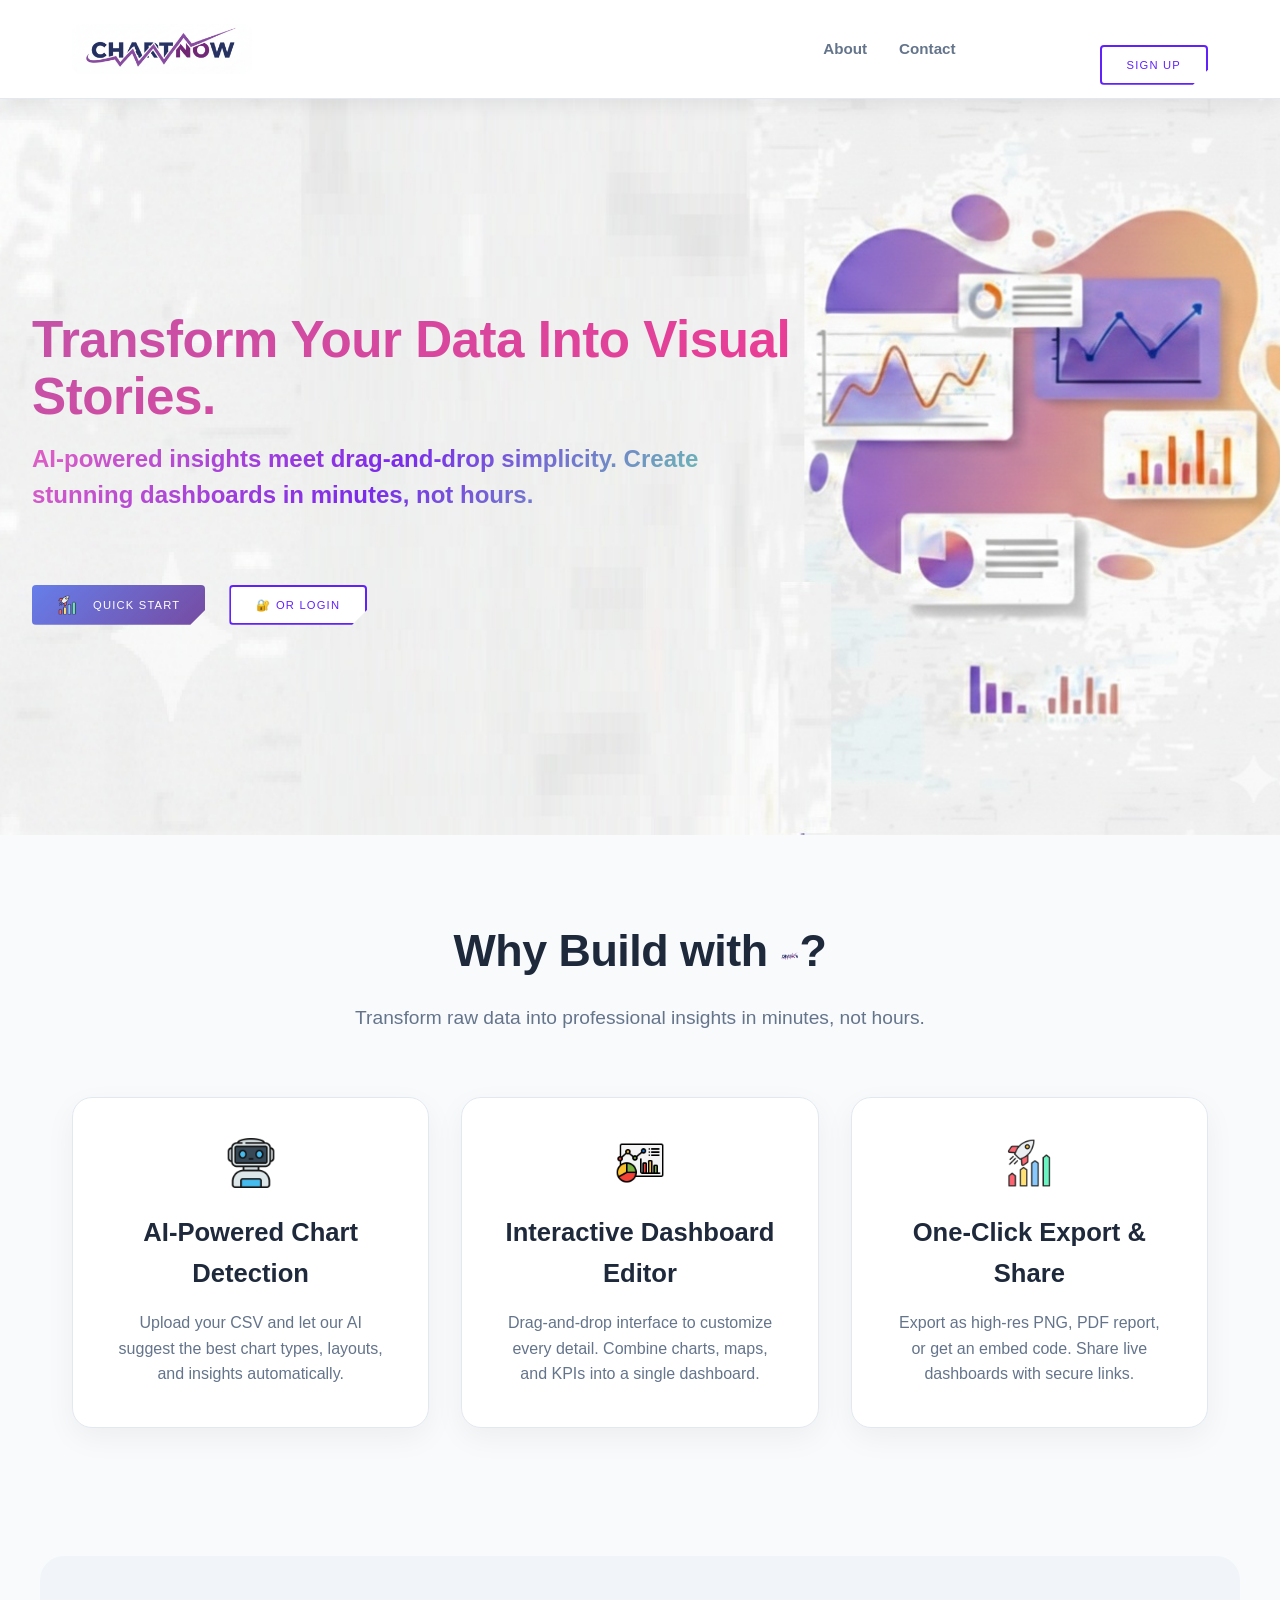
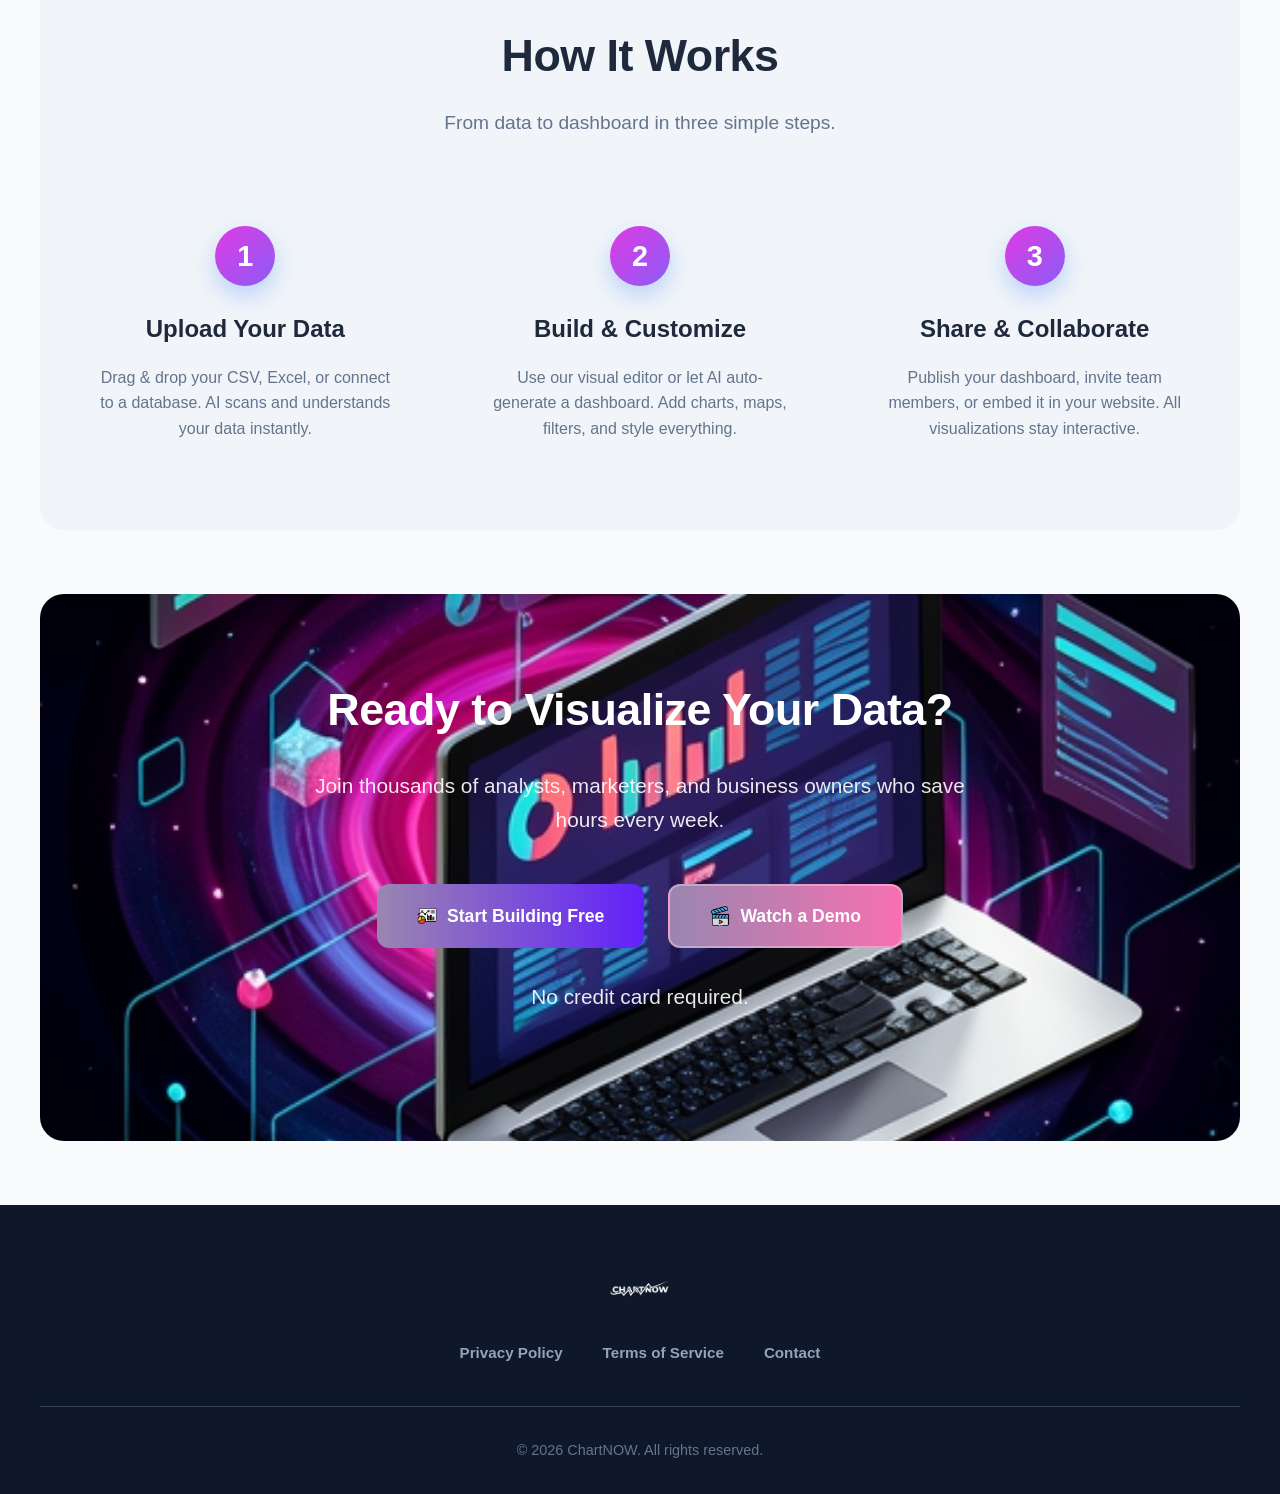
<file: index.html>
<html>
  <head>
    <title>
      <img src=".\pics\chartnow_small_logo.png" alt="" width="20" height="20" />Welcome
      to ChartNOW ,you Dashboard Builder with AI
    </title>
    <style>
      /* ===== RESET & BASE ===== */
      * {
        box-sizing: border-box;
        margin: 0;
        padding: 0;
        font-family: "Segoe UI", Arial, sans-serif;
      }

      body {
        background: #f8fafc;
        color: #1e293b;
        line-height: 1.6;
        overflow-x: hidden;
      }

      /* ===== FIXED NAVBAR ===== */
      .navbar {
        position: fixed;
        top: 0;
        left: 0;
        width: 100%;
        background: white;
        box-shadow: 0 4px 20px rgba(0, 0, 0, 0.08);
        z-index: 1000;
        padding: 0.8rem 2rem;
        border-bottom: 1px solid #e2e8f0;
      }

      .navbar-container {
        max-width: 1200px;
        margin: 0 auto;
        display: flex;
        justify-content: space-between;
        align-items: center;
      }

      .navbar-brand {
        display: flex;
        align-items: center;
        gap: 12px;
        text-decoration: none;
      }

      .navbar-brand img {
        height: 80px; /* Match your logo container height */
        width: auto; /* Maintain aspect ratio */
        max-width: 400px; /* Optional: limit maximum width */
        object-fit: contain; /* Keep image proportions */
      }

      /* If you want the image to be exactly the same size as the logo container */
      .navbar-brand img {
        height: 50px;
        width: 180px; /* Square image */
        border-radius: 10px; /* Match your logo container */
        object-fit: cover; /* Crop if needed */
      }

      .brand-name {
        font-size: 1.4rem;
        font-weight: 800;
        color: #1e293b;
        letter-spacing: -0.5px;
      }

      .ai-text {
        background: linear-gradient(135deg, #3b82f6, #8b5cf6);
        -webkit-background-clip: text;
        -webkit-text-fill-color: transparent;
        background-clip: text;
      }

      .navbar-links {
        display: flex;
        gap: 2rem;
        align-items: center;
      }

      .nav-link {
        color: #64748b;
        text-decoration: none;
        font-weight: 600;
        font-size: 0.95rem;
        transition: color 0.3s;
        padding: 0.5rem 0;
        position: relative;
      }

      .nav-link:hover {
        color: #3b82f6;
      }

      .nav-link::after {
        content: "";
        position: absolute;
        bottom: 0;
        left: 0;
        width: 0;
        height: 2px;
        background: linear-gradient(135deg, #3b82f6, #8b5cf6);
        transition: width 0.3s;
      }

      .nav-link:hover::after {
        width: 100%;
      }

      

      /* ===== HERO SECTION ===== */
      .hero-text {
        background: url("") center/cover no-repeat;
        min-height: 85vh;
        display: flex;
        flex-direction: column;
        justify-content: flex-start;   
align-items: flex-start;       
        padding: 6rem 2rem 4rem;
        text-align: left;
        position: relative;
      }

      /* Headline with gradient animation */
.hero-headline_index {
  background: linear-gradient(135deg, #c452a8 0%, #f13992 50%, #e771cc 100%);
  font-size: 3.2rem;
  font-weight: 900;
  line-height: 1.1;
  margin-bottom: 1rem;
  -webkit-background-clip: text;
  -webkit-text-fill-color: transparent;
  background-clip: text;
  color: transparent;
  background-size: 200% auto;
  animation: gradientShine 4s ease-in-out infinite;
  letter-spacing: -0.5px;
  max-width: 900px;
  text-align: left;
  margin-left: 0;
  padding-left: 0;
  width: 100%;
  align-items: stretch
}

/* Hero tagline */
.hero-tagline_index {
  background: linear-gradient(135deg, #e262c2 0%, #7b2aeb 50%, #68d7a9 100%);
  font-size: 1.5rem;
  font-weight: 600;
  -webkit-background-clip: text;
  -webkit-text-fill-color: transparent;
  background-clip: text;
  color: transparent;
  margin-bottom: 2.5rem;
  max-width: 700px;
  line-height: 1.5;
  opacity: 0.9;
  text-align: left;
  margin-left: 0;
  padding-left: 0;
  width: 100%;
}

/* Hero content container - aligns with navbar */
.hero-content {
  max-width: 100%;
  
  padding: 0 2rem;
  display: flex;
  flex-direction: column;
  align-items: flex-start;
  justify-content: center;
  height: 100%;
}

/* Button group - left aligned */
.btn-group {
  display: flex;
  gap: 1.5rem;
  margin-top: 2rem;
  flex-wrap: wrap;
  justify-content: flex-start;
  margin-left: 0;
  padding-left: 0;
  width: 100%;
}

.btn {
  border-radius: 0.25rem;
  text-transform: uppercase;
  font-style: normal;
  font-weight: 400;
  padding: 0 25px;
  color: #fff;
  -webkit-clip-path: polygon(
    0 0,
    0 0,
    100% 0,
    100% 0,
    100% calc(100% - 15px),
    calc(100% - 15px) 100%,
    15px 100%,
    0 100%
  );
  clip-path: polygon(
    0 0,
    0 0,
    100% 0,
    100% 0,
    100% calc(100% - 15px),
    calc(100% - 15px) 100%,
    15px 100%,
    0 100%
  );
  height: 40px;
  font-size: 0.7rem;
  line-height: 14px;
  letter-spacing: 1.2px;
  transition: 0.2s 0.1s;
  background-image: linear-gradient(90deg, #9a86b0, #6220fb);
  border: 0 solid;
  overflow: hidden;
  text-decoration: none;
  display: inline-flex;
  align-items: center;
  justify-content: center;
  gap: 8px;
  cursor: pointer;
  position: relative;
}

/* Signup/login button in navbar */

/* First button (Quick Start) - Keep your gradient */
.btn:first-child {
  background-image: linear-gradient(135deg, #667eea 0%, #764ba2 100%);
  color: white;
}

/* Signup/login button in navbar - SEPARATE RULE */
.singup-login_index {
  background: white;
  border: 2px solid #ffffff;
  cursor: pointer;
  transition: all 0.3s ease-in;
  padding-right: 30px;
  padding-left: 30px;
  height: 40px;
  display: inline-flex;
  align-items: center;
  justify-content: center;
  border-radius: 0.25rem;
  text-transform: uppercase;
  font-size: 0.7rem;
  font-weight: 400;
  letter-spacing: 1.2px;
  text-decoration: none;
  margin-left: 1rem;
  transform: translateY(20xp);
}
/* Second button (Login) - White with purple border */
.btn:last-child {
  background: white;
  background-image: none;
  color: #6220fb;
  border: 2px solid #6220fb;
}

.btn:hover {
  cursor: pointer;
  transition: all 0.3s ease-in;
  padding-right: 30px;
  padding-left: 30px;
  transform: translateY(-2px);
}

/* Specific hover for second button */
.btn:last-child:hover {
  background: #6220fb;
  color: white;
  background-image: linear-gradient(90deg, #9a86b0, #6220fb);
}

/* Fix for hero section alignment */
.hero-text {
  background: url("back222.jpg") center/cover no-repeat;
  min-height: 85vh;
  display: flex;
  flex-direction: column;
  justify-content: center;
  padding: 6rem 2rem 4rem;
  position: relative;
}

/* Make sure content aligns with navbar container */
.navbar-container,
.hero-content {
  max-width: 1200px;
  margin: 0 auto;
  padding: 0 2rem;
}

/* Fix typo in max-width */
.hero-tagline_index {
  max-width: 700px; /* Fixed typo from "700xP" */
}

/* Remove problematic transforms */
.hero-headline_index {
  transform: none; /* Removed translateY(-200xp) */
}

.hero-tagline_index {
  transform: none; /* Removed translateY(-200xp) */
}

.singup-login_index {
  transform: none; /* Removed translateY(-50px) */
}

      /* ===== CONTENT SECTIONS ===== */
      section {
        padding: 5rem 2rem;
        max-width: 1200px;
        margin: 0 auto;
      }

      .section-title {
        text-align: center;
        font-size: 2.8rem;
        font-weight: 800;
        margin-bottom: 1rem;
        color: #1e293b;
        letter-spacing: -0.5px;
      }

      .section-subtitle {
        text-align: center;
        font-size: 1.2rem;
        color: #64748b;
        max-width: 700px;
        margin: 0 auto 4rem;
        line-height: 1.6;
        font-weight: 500;
      }

      .highlight {
        color: #3b82f6;
        font-weight: 800;
      }

      /* Features Grid */
      .features-grid {
        display: grid;
        grid-template-columns: repeat(auto-fit, minmax(300px, 1fr));
        gap: 2rem;
        margin-top: 3rem;
      }

      .feature-card {
        background: white;
        padding: 2.5rem;
        border-radius: 20px;
        box-shadow: 0 10px 30px rgba(0, 0, 0, 0.05);
        border: 1px solid #e2e8f0;
        transition: transform 0.3s, box-shadow 0.3s;
        text-align: center;
      }

      .feature-card:hover {
        transform: translateY(-10px);
        box-shadow: 0 20px 40px rgba(0, 0, 0, 0.1);
      }

      .feature-icon {
        font-size: 3.5rem;
        margin-bottom: 1.5rem;
      }

      .feature-card h3 {
        font-size: 1.6rem;
        font-weight: 700;
        margin-bottom: 1rem;
        color: #1e293b;
      }

      .feature-card p {
        color: #64748b;
        line-height: 1.6;
        font-weight: 500;
      }

      /* How It Works */
      .how-it-works {
        background: #f1f5f9;
        border-radius: 24px;
        padding: 4rem 2rem;
        margin: 3rem auto;
      }

      .steps-container {
        display: grid;
        grid-template-columns: repeat(auto-fit, minmax(280px, 1fr));
        gap: 3rem;
        margin-top: 3rem;
      }

      .step {
        text-align: center;
        padding: 1.5rem;
      }

      .step-number {
        width: 60px;
        height: 60px;
        background: linear-gradient(135deg, #de3be3, #8b5cf6);
        color: white;
        border-radius: 50%;
        display: flex;
        align-items: center;
        justify-content: center;
        font-size: 1.8rem;
        font-weight: 800;
        margin: 0 auto 1.5rem;
        box-shadow: 0 10px 25px rgba(59, 130, 246, 0.3);
      }

      .step h3 {
        font-size: 1.5rem;
        font-weight: 700;
        margin-bottom: 1rem;
        color: #1e293b;
      }

      .step p {
        color: #64748b;
        line-height: 1.6;
        font-weight: 500;
      }

      /* CTA Section */
      .cta-section {
        background: linear-gradient(135deg, #0e0c28 0%, #334155 100%);
        background: url("BACKGROUND66.jpg") center/cover no-repeat;
        color: white;
        text-align: center;
        border-radius: 24px;
        padding: 5rem 2rem;
        margin: 4rem auto;
      }

      .cta-content h2 {
        font-size: 2.8rem;
        font-weight: 800;
        margin-bottom: 1.5rem;
        letter-spacing: -0.5px;
      }

      .cta-content p {
        font-size: 1.3rem;
        opacity: 0.9;
        max-width: 700px;
        margin: 0 auto 3rem;
        line-height: 1.6;
        font-weight: 500;
      }

      .cta-buttons {
        display: flex;
        gap: 1.5rem;
        justify-content: center;
        flex-wrap: wrap;
        margin-bottom: 2rem;
      }

      .cta-button {
        padding: 1rem 2.5rem;
        border-radius: 12px;
        font-weight: 700;
        font-size: 1.1rem;
        text-decoration: none;
        transition: all 0.3s;
        display: inline-flex;
        align-items: center;
        justify-content: center;
        gap: 10px;
      }

      .cta-button.primary {
        background-image: linear-gradient(90deg, #9a86b0, #6220fb);
        color: white;
        border: none;
      }

      .cta-button.secondary {
        background-image: linear-gradient(90deg, #9a86b0, #f770b1);
        color: white;
        border: 2px solid rgba(255, 255, 255, 0.3);
        backdrop-filter: blur(10px);
      }

      .cta-button:hover {
        transform: translateY(-3px);
        box-shadow: 0 15px 35px rgba(0, 0, 0, 0.2);
      }

      .cta-note {
        font-size: 0.95rem;
        opacity: 0.7;
        margin-top: 1.5rem;
        font-weight: 500;
      }
      /* Footer */
      .site-footer {
        background: #0f172a;
        color: #cbd5e1;
        padding: 4rem 2rem 2rem;
        margin-top: 4rem;
      }

      .footer-container {
        max-width: 1200px;
        margin: 0 auto;
        text-align: center;
      }

      .footer-logo {
        display: flex;
        align-items: center;
        justify-content: center;
        gap: 12px;
        font-size: 1.5rem;
        font-weight: 800;
        color: white;
        margin-bottom: 2rem;
      }

      .footer-logo img {
        height: 40px;
        width: auto;
      }

      .footer-links {
        display: flex;
        justify-content: center;
        gap: 2.5rem;
        margin-bottom: 2.5rem;
        flex-wrap: wrap;
      }

      .footer-links a {
        color: #94a3b8;
        text-decoration: none;
        font-weight: 600;
        transition: color 0.3s;
        font-size: 0.95rem;
      }

      .footer-links a:hover {
        color: #60a5fa;
      }

      .footer-copyright {
        font-size: 0.9rem;
        color: #64748b;
        padding-top: 2rem;
        border-top: 1px solid #334155;
        font-weight: 500;
      }

      /* ===== ANIMATIONS ===== */
      @keyframes gradientShine {
        0% {
          background-position: 0% center;
        }
        50% {
          background-position: 100% center;
        }
        100% {
          background-position: 0% center;
        }
      }

      @keyframes fadeInUp {
        from {
          opacity: 0;
          transform: translateY(30px);
        }
        to {
          opacity: 1;
          transform: translateY(0);
        }
      }

      .hero-headline_index,
      .hero-tagline_index,
      .btn-group,
      .feature-card,
      .step,
      .cta-content {
        animation: fadeInUp 0.8s ease-out forwards;
        opacity: 0;
      }

      .hero-tagline_index {
        animation-delay: 0.2s;
      }
      .btn-group {
        animation-delay: 0.4s;
      }
      .feature-card:nth-child(1) {
        animation-delay: 0.1s;
      }
      .feature-card:nth-child(2) {
        animation-delay: 0.2s;
      }
      .feature-card:nth-child(3) {
        animation-delay: 0.3s;
      }
      .step:nth-child(1) {
        animation-delay: 0.1s;
      }
      .step:nth-child(2) {
        animation-delay: 0.2s;
      }
      .step:nth-child(3) {
        animation-delay: 0.3s;
      }
      .cta-content {
        animation-delay: 0.2s;
      }

      /* ===== RESPONSIVE ===== */
      @media (max-width: 768px) {
        .navbar {
          padding: 0.8rem 1rem;
        }

        .hero-headline_index {
          font-size: 2.5rem;
        }

        .hero-tagline_index {
          font-size: 1.2rem;
        }

        .section-title {
          font-size: 2.2rem;
        }

        .btn-group,
        .cta-buttons {
          flex-direction: column;
          align-items: center;
        }

        .btn,
        .cta-button {
          width: 100%;
          max-width: 300px;
        }

        .features-grid,
        .steps-container {
          grid-template-columns: 1fr;
        }

        .footer-links {
          flex-direction: column;
          gap: 1rem;
        }
      }

      /* Body padding for fixed navbar */
      body {
        padding-top: 70px;
      }
      .feature-icon img {
        width: 50px;
        height: 50px;
        object-fit: contain;
      }

      .btn img {
        width: 20px;
        height: 20px;
        margin-right: 8px;
        vertical-align: middle;
      }
      img[src=".\pics\chartnow_white.png"] {
        width: 150px;
        height: 90px;
      }
      img[src=".\pics\chartnow_logo_png.png"] {
        width: 150px;
        height: 120px;
        transform: translateX(-15px) translateY(45px); /* Down 20px */
      }
      img[src=".\pics\chartnow_small_logo.png"] {
        width: 20px;
        height: 20px;
        margin-right: 8px;
        vertical-align: middle;
      }
    </style>
  </head>
  <body>
    <!-- ===== FIXED NAVBAR ===== -->
    <nav class="navbar">
      <div class="navbar-container">
        <a href="index.html" class="navbar-brand">
          <img src="./pics/chartnow_logo_style5v2.png" alt="ChartNOW Logo" />
          <span class="brand-name"><span class="ai-text"></span></span>
        </a>
        <div class="navbar-links">
          <a href="about.html" class="nav-link">About</a>
          <a href="contact.html" class="nav-link">Contact</a>
          <p class="singup-login_index"></p>
          <div class="btn-group">
            <a href="#signup" class="btn" onclick="showLoginModal()">Sign Up</a>
        </div>
      </div>
    </nav>

    <!-- ===== HERO SECTION ===== -->
    <div class="hero-text">
      <h1 class="hero-headline_index">
        Transform Your Data Into Visual Stories.
      </h1>
      <p class="hero-tagline_index"> AI-powered insights meet drag-and-drop simplicity. Create stunning dashboards in minutes, not hours.</p>
      <div class="btn-group">
        <a href="home2.html" class="btn"
          ><img src=".\pics\boost.png" alt="" width="20" height="20" /> Quick Start</a
        >
        <a href="#signin" class="btn"onclick="showLoginModal()">🔐 Or Login</a>
      </div>
    </div>

    <!-- ===== FEATURES ===== -->
    <section class="features-section">
      <h2 class="section-title">
        Why Build with
        <span class="highlight"
          ><img
            src=".\pics\chartnow_logo_png.png"
            alt=""
            width="20"
            height="20" /></span
        >?
      </h2>
      <p class="section-subtitle">
        Transform raw data into professional insights in minutes, not hours.
      </p>
      <div class="features-grid">
        <div class="feature-card">
          <div class="feature-icon">
            <img src=".\pics\robot.png" alt="" width="20" height="20" />
          </div>
          <h3>AI-Powered Chart Detection</h3>
          <p>
            Upload your CSV and let our AI suggest the best chart types,
            layouts, and insights automatically.
          </p>
        </div>
        <div class="feature-card">
          <div class="feature-icon">
            <img src=".\pics\dashboard.png" alt="" width="20" height="20" />
          </div>
          <h3>Interactive Dashboard Editor</h3>
          <p>
            Drag-and-drop interface to customize every detail. Combine charts,
            maps, and KPIs into a single dashboard.
          </p>
        </div>
        <div class="feature-card">
          <div class="feature-icon">
            <img src=".\pics\boost.png" alt="" width="20" height="20" />
          </div>
          <h3>One-Click Export & Share</h3>
          <p>
            Export as high-res PNG, PDF report, or get an embed code. Share live
            dashboards with secure links.
          </p>
        </div>
      </div>
    </section>

    <!-- ===== HOW IT WORKS ===== -->
    <section class="how-it-works">
      <h2 class="section-title">How It Works</h2>
      <p class="section-subtitle">
        From data to dashboard in three simple steps.
      </p>
      <div class="steps-container">
        <div class="step">
          <div class="step-number">1</div>
          <h3>Upload Your Data</h3>
          <p>
            Drag & drop your CSV, Excel, or connect to a database. AI scans and
            understands your data instantly.
          </p>
        </div>
        <div class="step">
          <div class="step-number">2</div>
          <h3>Build & Customize</h3>
          <p>
            Use our visual editor or let AI auto-generate a dashboard. Add
            charts, maps, filters, and style everything.
          </p>
        </div>
        <div class="step">
          <div class="step-number">3</div>
          <h3>Share & Collaborate</h3>
          <p>
            Publish your dashboard, invite team members, or embed it in your
            website. All visualizations stay interactive.
          </p>
        </div>
      </div>
    </section>

    <!-- ===== CTA SECTION ===== -->
    <section class="cta-section">
      <div class="cta-content">
        <h2>Ready to Visualize Your Data?</h2>
        <p>
          Join thousands of analysts, marketers, and business owners who save
          hours every week.
        </p>
        <div class="cta-buttons">
          <a href="home.html" class="cta-button primary"
            ><img src=".\pics\dashboard.png" alt="" width="20" height="20" /> Start
            Building Free</a
          >
          <a href="#demo" class="cta-button secondary"
            ><img src=".\pics\video.png" alt="" width="20" height="20" /> Watch a
            Demo</a
          >
        </div>
        <p class="cta-note">No credit card required.</p>
      </div>
    </section>

    <!-- ===== FOOTER ===== -->
    <footer class="site-footer">
      <div class="footer-container">
        <div class="footer-logo">
          <img src=".\pics\chartnow_white.png" alt="" width="100" height="300" />
        </div>
        <div class="footer-links">
          <a href="privacy.html">Privacy Policy</a>
          <a href="terms.html">Terms of Service</a>
          <a href="contact.html">Contact</a>
        </div>
        <div class="footer-copyright">
          © 2026 ChartNOW. All rights reserved.
        </div>
      </div>
    </footer>
  </body>

</script>
</html>
</file>
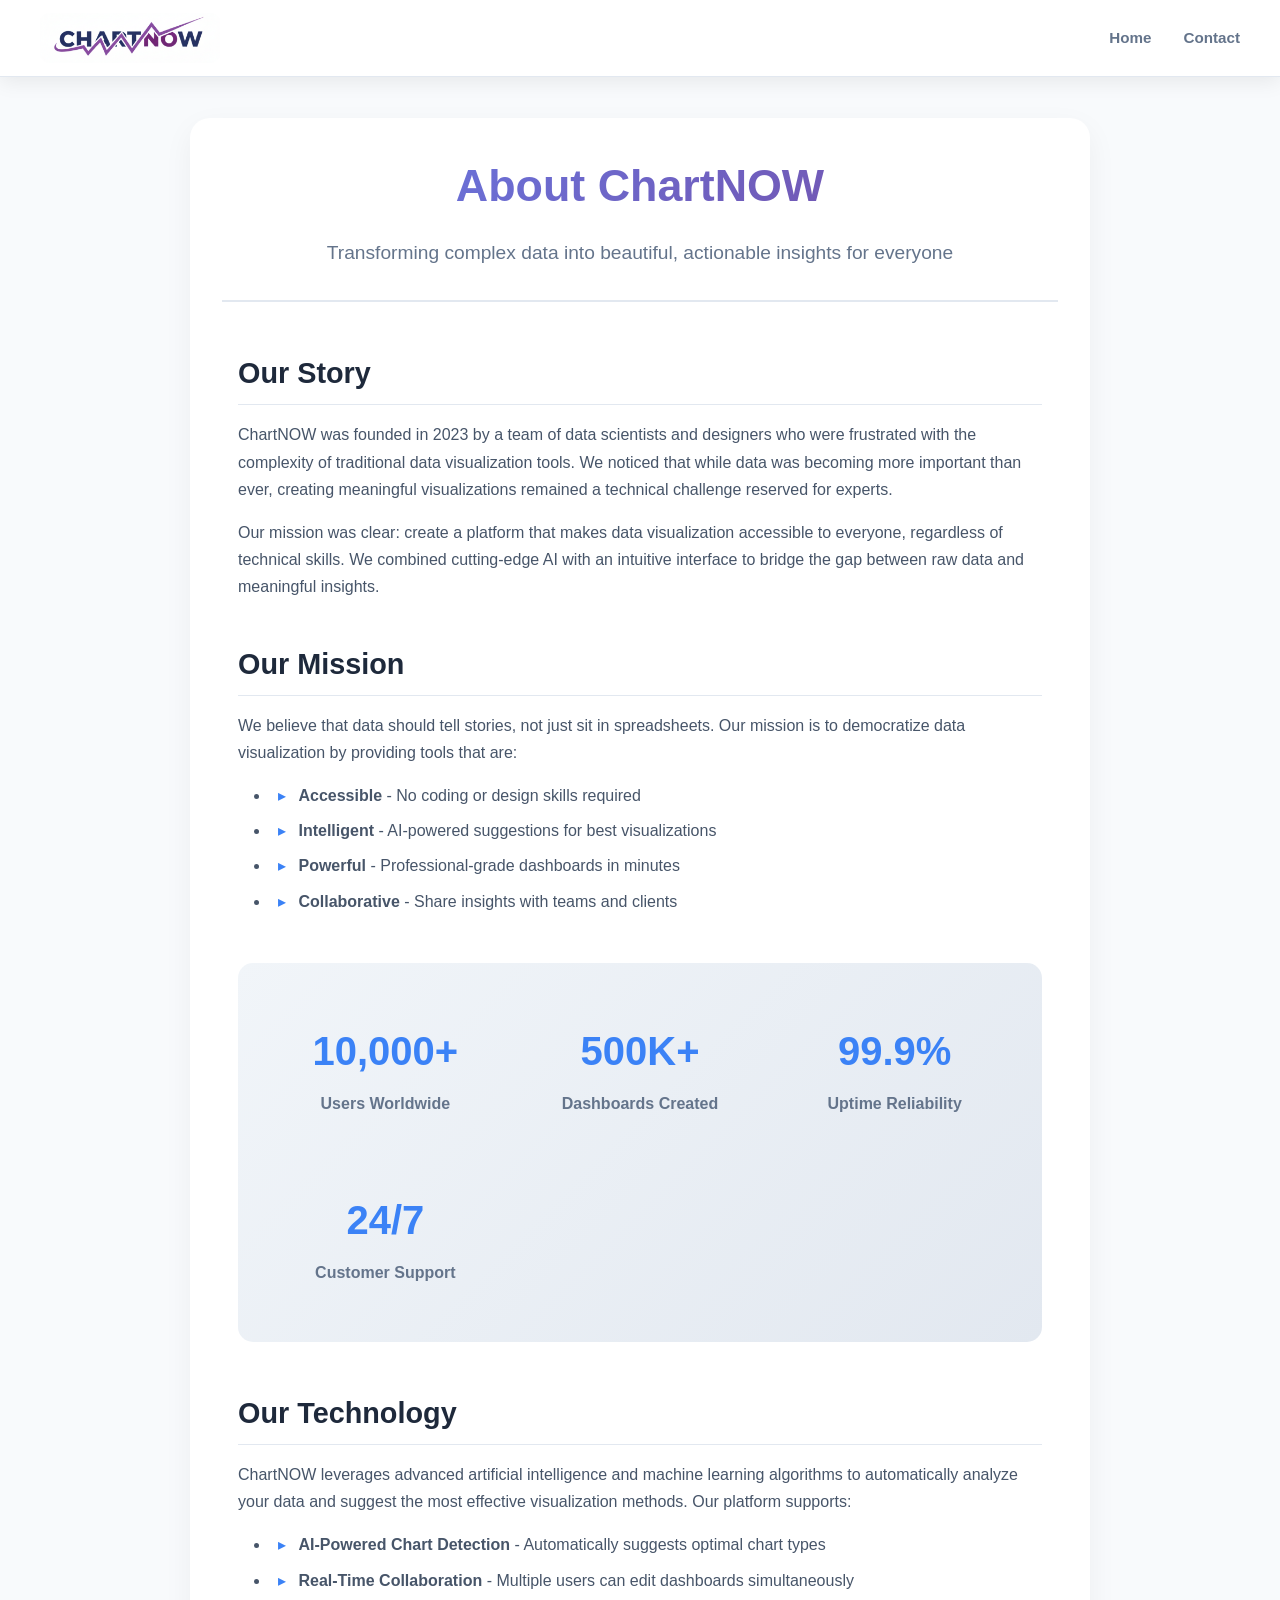
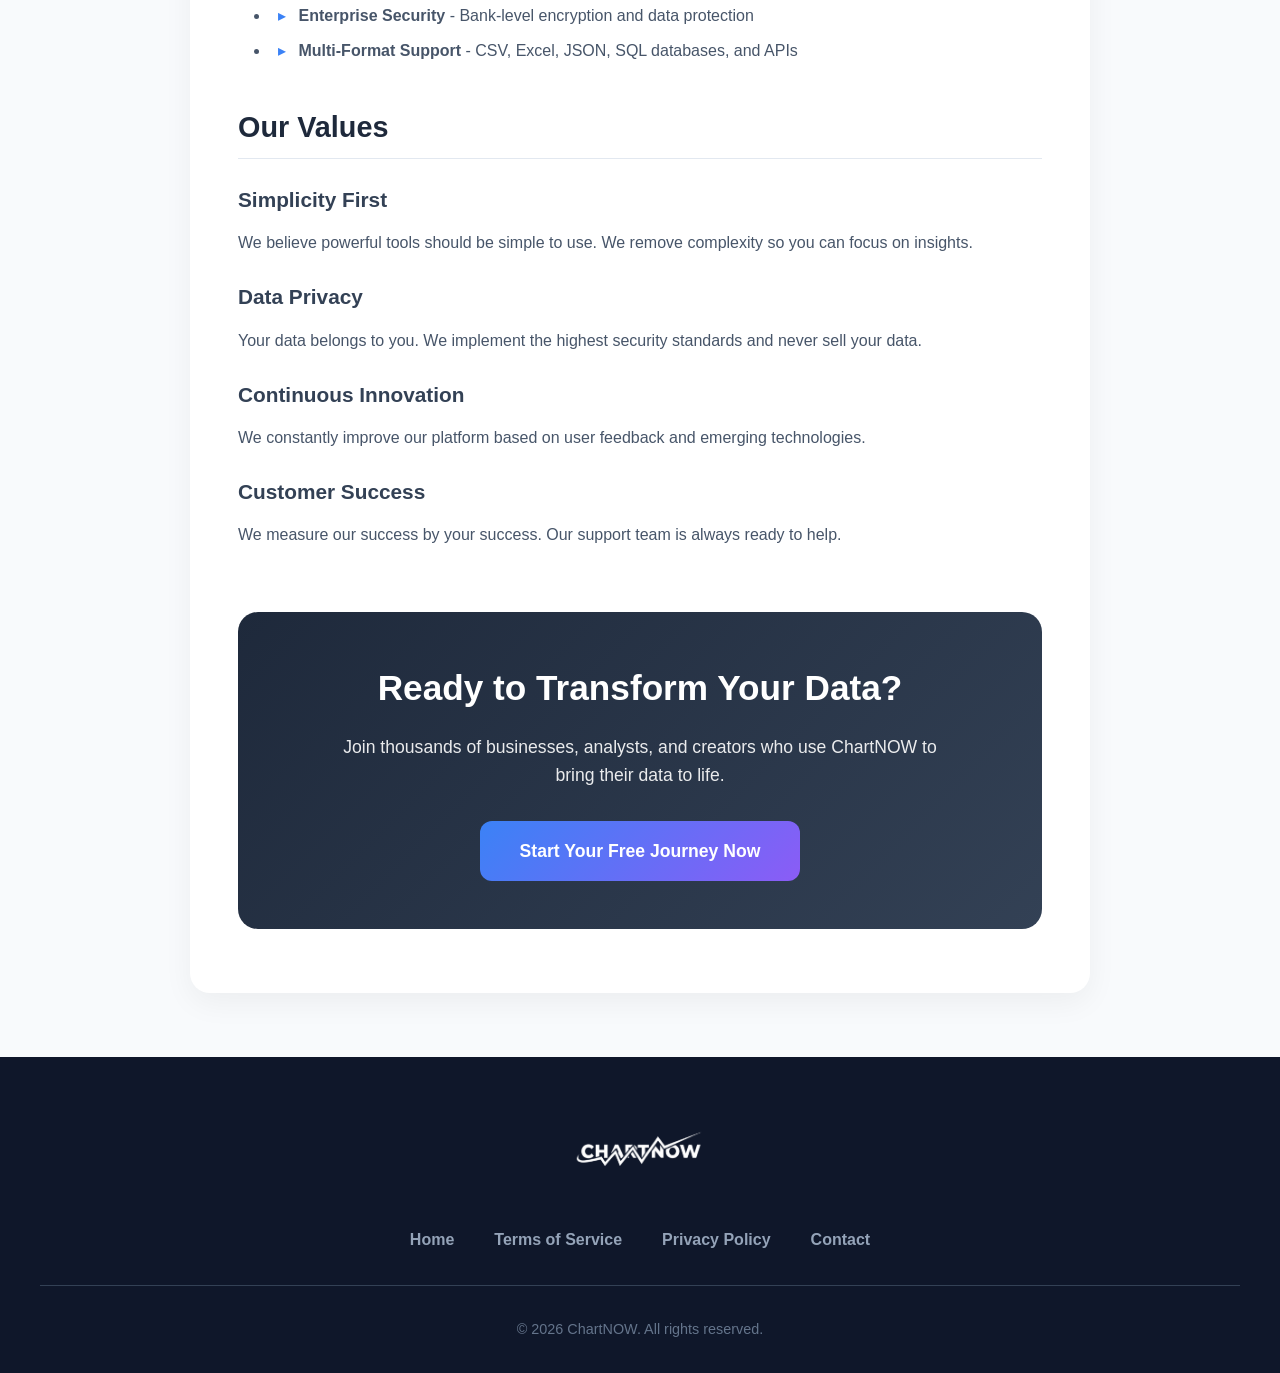
<file: about.html>
<!DOCTYPE html>
<html lang="en">
  <head>
    <meta charset="UTF-8" />
    <meta name="viewport" content="width=device-width, initial-scale=1.0" />
    <title>About ChartNOW - Your Data Visualization Partner</title>
    <style>
      /* ===== RESET & BASE ===== */
      * {
        box-sizing: border-box;
        margin: 0;
        padding: 0;
        font-family: "Segoe UI", Arial, sans-serif;
      }

      body {
        background: #f8fafc;
        color: #1e293b;
        line-height: 1.6;
        padding-top: 70px;
      }

      /* ===== FIXED NAVBAR ===== */
      .navbar {
        position: fixed;
        top: 0;
        left: 0;
        width: 100%;
        background: white;
        box-shadow: 0 4px 20px rgba(0, 0, 0, 0.08);
        z-index: 1000;
        padding: 0.8rem 2rem;
        border-bottom: 1px solid #e2e8f0;
      }

      .navbar-container {
        max-width: 1200px;
        margin: 0 auto;
        display: flex;
        justify-content: space-between;
        align-items: center;
      }

      .navbar-brand {
        display: flex;
        align-items: center;
        gap: 12px;
        text-decoration: none;
      }

      .navbar-brand img {
        height: 80px;
        width: auto;
        max-width: 400px;
        object-fit: contain;
      }

      .navbar-brand img {
        height: 50px;
        width: 180px;
        border-radius: 10px;
        object-fit: cover;
      }

      .brand-name {
        font-size: 1.4rem;
        font-weight: 800;
        color: #1e293b;
        letter-spacing: -0.5px;
      }

      .ai-text {
        background: linear-gradient(135deg, #3b82f6, #8b5cf6);
        -webkit-background-clip: text;
        -webkit-text-fill-color: transparent;
        background-clip: text;
      }

      .navbar-links {
        display: flex;
        gap: 2rem;
        align-items: center;
      }

      .nav-link {
        color: #64748b;
        text-decoration: none;
        font-weight: 600;
        font-size: 0.95rem;
        transition: color 0.3s;
        padding: 0.5rem 0;
        position: relative;
      }

      .nav-link:hover {
        color: #3b82f6;
      }

      .nav-link::after {
        content: "";
        position: absolute;
        bottom: 0;
        left: 0;
        width: 0;
        height: 2px;
        background: linear-gradient(135deg, #3b82f6, #8b5cf6);
        transition: width 0.3s;
      }

      .nav-link:hover::after {
        width: 100%;
      }

      /* ===== ABOUT CONTENT ===== */
      .about-container {
        max-width: 900px;
        margin: 3rem auto;
        padding: 2rem;
        background: white;
        border-radius: 20px;
        box-shadow: 0 10px 30px rgba(0, 0, 0, 0.05);
      }

      .about-header {
        text-align: center;
        margin-bottom: 3rem;
        padding-bottom: 2rem;
        border-bottom: 2px solid #e2e8f0;
      }

      .about-header h1 {
        font-size: 2.8rem;
        font-weight: 800;
        margin-bottom: 1rem;
        background: linear-gradient(135deg, #667eea 0%, #764ba2 100%);
        -webkit-background-clip: text;
        -webkit-text-fill-color: transparent;
        background-clip: text;
      }

      .about-header p {
        color: #64748b;
        font-size: 1.2rem;
        max-width: 700px;
        margin: 0 auto;
        line-height: 1.6;
      }

      .about-content {
        padding: 0 1rem;
      }

      .about-section {
        margin-bottom: 2.5rem;
      }

      .about-section h2 {
        font-size: 1.8rem;
        font-weight: 700;
        color: #1e293b;
        margin-bottom: 1rem;
        padding-bottom: 0.5rem;
        border-bottom: 1px solid #e2e8f0;
      }

      .about-section h3 {
        font-size: 1.3rem;
        font-weight: 600;
        color: #334155;
        margin: 1.5rem 0 0.8rem;
      }

      .about-section p,
      .about-section ul {
        color: #475569;
        margin-bottom: 1rem;
        line-height: 1.7;
      }

      .about-section ul {
        padding-left: 2rem;
      }

      .about-section li {
        margin-bottom: 0.5rem;
        position: relative;
        padding-left: 0.5rem;
      }

      .about-section li:before {
        content: "▸";
        color: #3b82f6;
        margin-right: 0.5rem;
      }

      /* Stats Section */
      .stats-container {
        display: grid;
        grid-template-columns: repeat(auto-fit, minmax(200px, 1fr));
        gap: 1.5rem;
        margin: 3rem 0;
        padding: 2rem;
        background: linear-gradient(135deg, #f1f5f9 0%, #e2e8f0 100%);
        border-radius: 15px;
      }

      .stat-item {
        text-align: center;
        padding: 1.5rem;
      }

      .stat-number {
        font-size: 2.5rem;
        font-weight: 800;
        color: #3b82f6;
        margin-bottom: 0.5rem;
      }

      .stat-label {
        font-size: 1rem;
        color: #64748b;
        font-weight: 600;
      }

      /* Team Section */
      .team-container {
        display: grid;
        grid-template-columns: repeat(auto-fit, minmax(250px, 1fr));
        gap: 2rem;
        margin: 3rem 0;
      }

      .team-member {
        text-align: center;
        padding: 1.5rem;
        background: #f8fafc;
        border-radius: 15px;
        transition: transform 0.3s;
      }

      .team-member:hover {
        transform: translateY(-5px);
        box-shadow: 0 10px 25px rgba(0, 0, 0, 0.1);
      }

      .member-avatar {
        width: 100px;
        height: 100px;
        border-radius: 50%;
        background: linear-gradient(135deg, #3b82f6, #8b5cf6);
        margin: 0 auto 1rem;
        display: flex;
        align-items: center;
        justify-content: center;
        color: white;
        font-size: 2.5rem;
        font-weight: 700;
      }

      .member-name {
        font-size: 1.3rem;
        font-weight: 700;
        color: #1e293b;
        margin-bottom: 0.5rem;
      }

      .member-role {
        color: #3b82f6;
        font-weight: 600;
        margin-bottom: 1rem;
      }

      .member-bio {
        color: #64748b;
        font-size: 0.95rem;
        line-height: 1.5;
      }

      /* CTA Section */
      .about-cta {
        text-align: center;
        padding: 3rem;
        background: linear-gradient(135deg, #1e293b 0%, #334155 100%);
        border-radius: 20px;
        color: white;
        margin: 4rem 0 2rem;
      }

      .about-cta h2 {
        font-size: 2.2rem;
        font-weight: 800;
        margin-bottom: 1rem;
        color: white;
      }

      .about-cta p {
        font-size: 1.1rem;
        opacity: 0.9;
        margin-bottom: 2rem;
        max-width: 600px;
        margin-left: auto;
        margin-right: auto;
      }

      .cta-button {
        display: inline-block;
        padding: 1rem 2.5rem;
        background: linear-gradient(135deg, #3b82f6, #8b5cf6);
        color: white;
        text-decoration: none;
        border-radius: 12px;
        font-weight: 700;
        font-size: 1.1rem;
        transition: transform 0.3s, box-shadow 0.3s;
      }

      .cta-button:hover {
        transform: translateY(-3px);
        box-shadow: 0 15px 35px rgba(0, 0, 0, 0.2);
      }

      /* ===== FOOTER ===== */
      .site-footer {
        background: #0f172a;
        color: #cbd5e1;
        padding: 3rem 2rem 2rem;
        margin-top: 4rem;
      }

      .footer-container {
        max-width: 1200px;
        margin: 0 auto;
        text-align: center;
      }

      .footer-logo {
        display: flex;
        align-items: center;
        justify-content: center;
        gap: 12px;
        font-size: 1.5rem;
        font-weight: 800;
        color: white;
        margin-bottom: 2rem;
      }

      .footer-logo img {
        height: 40px;
        width: auto;
      }

      .footer-links {
        display: flex;
        justify-content: center;
        gap: 2.5rem;
        margin: 2rem 0;
        flex-wrap: wrap;
      }

      .footer-links a {
        color: #94a3b8;
        text-decoration: none;
        font-weight: 600;
        transition: color 0.3s;
      }

      .footer-links a:hover {
        color: #60a5fa;
      }

      .footer-copyright {
        font-size: 0.9rem;
        color: #64748b;
        padding-top: 2rem;
        border-top: 1px solid #334155;
      }

      img[src="chartnow_white.png"] {
        width: 150px;
        height: 90px;
      }

      /* ===== RESPONSIVE ===== */
      @media (max-width: 768px) {
        .navbar {
          padding: 0.8rem 1rem;
        }

        .about-container {
          margin: 2rem 1rem;
          padding: 1.5rem;
        }

        .about-header h1 {
          font-size: 2.2rem;
        }

        .stats-container {
          grid-template-columns: 1fr;
          padding: 1.5rem;
        }

        .team-container {
          grid-template-columns: 1fr;
        }

        .about-cta {
          padding: 2rem 1rem;
        }

        .footer-links {
          flex-direction: column;
          gap: 1rem;
        }
      }
    </style>
  </head>
  <body>
    <!-- ===== NAVBAR ===== -->
    <nav class="navbar">
      <div class="navbar-container">
        <a href="index.html" class="navbar-brand">
          <img src=".\pics\chartnow_logo_style5v2.png" alt="ChartNOW Logo" />
        </a>
        <div class="navbar-links">
          <a href="index.html" class="nav-link">Home</a>
          <a href="contact.html" class="nav-link">Contact</a>
        </div>
      </div>
    </nav>

    <!-- ===== ABOUT CONTENT ===== -->
    <div class="about-container">
      <div class="about-header">
        <h1>About ChartNOW</h1>
        <p>
          Transforming complex data into beautiful, actionable insights for
          everyone
        </p>
      </div>

      <div class="about-content">
        <div class="about-section">
          <h2>Our Story</h2>
          <p>
            ChartNOW was founded in 2023 by a team of data scientists and
            designers who were frustrated with the complexity of traditional
            data visualization tools. We noticed that while data was becoming
            more important than ever, creating meaningful visualizations
            remained a technical challenge reserved for experts.
          </p>
          <p>
            Our mission was clear: create a platform that makes data
            visualization accessible to everyone, regardless of technical
            skills. We combined cutting-edge AI with an intuitive interface to
            bridge the gap between raw data and meaningful insights.
          </p>
        </div>

        <div class="about-section">
          <h2>Our Mission</h2>
          <p>
            We believe that data should tell stories, not just sit in
            spreadsheets. Our mission is to democratize data visualization by
            providing tools that are:
          </p>
          <ul>
            <li>
              <strong>Accessible</strong> - No coding or design skills required
            </li>
            <li>
              <strong>Intelligent</strong> - AI-powered suggestions for best
              visualizations
            </li>
            <li>
              <strong>Powerful</strong> - Professional-grade dashboards in
              minutes
            </li>
            <li>
              <strong>Collaborative</strong> - Share insights with teams and
              clients
            </li>
          </ul>
        </div>

        <!-- Stats Section -->
        <div class="stats-container">
          <div class="stat-item">
            <div class="stat-number">10,000+</div>
            <div class="stat-label">Users Worldwide</div>
          </div>
          <div class="stat-item">
            <div class="stat-number">500K+</div>
            <div class="stat-label">Dashboards Created</div>
          </div>
          <div class="stat-item">
            <div class="stat-number">99.9%</div>
            <div class="stat-label">Uptime Reliability</div>
          </div>
          <div class="stat-item">
            <div class="stat-number">24/7</div>
            <div class="stat-label">Customer Support</div>
          </div>
        </div>

        <div class="about-section">
          <h2>Our Technology</h2>
          <p>
            ChartNOW leverages advanced artificial intelligence and machine
            learning algorithms to automatically analyze your data and suggest
            the most effective visualization methods. Our platform supports:
          </p>
          <ul>
            <li>
              <strong>AI-Powered Chart Detection</strong> - Automatically
              suggests optimal chart types
            </li>
            <li>
              <strong>Real-Time Collaboration</strong> - Multiple users can edit
              dashboards simultaneously
            </li>
            <li>
              <strong>Enterprise Security</strong> - Bank-level encryption and
              data protection
            </li>
            <li>
              <strong>Multi-Format Support</strong> - CSV, Excel, JSON, SQL
              databases, and APIs
            </li>
          </ul>
        </div>

        <!-- Team Section
        <div class="about-section">
          <h2>Our Team</h2>
          <p>
            We're a passionate team of data enthusiasts, designers, and
            engineers committed to making data visualization better for
            everyone.
          </p>
          <div class="team-container">
            <div class="team-member">
              <div class="member-avatar">AJ</div>
              <div class="member-name">Alex Johnson</div>
              <div class="member-role">CEO & Founder</div>
              <div class="member-bio">
                Former data scientist with 10+ years in data visualization and
                AI research.
              </div>
            </div>

            <div class="team-member">
              <div class="member-avatar">MS</div>
              <div class="member-name">Maria Sanchez</div>
              <div class="member-role">Head of Product</div>
              <div class="member-bio">
                UI/UX expert focused on creating intuitive data experiences.
              </div>
            </div>

            <div class="team-member">
              <div class="member-avatar">DR</div>
              <div class="member-name">David Chen</div>
              <div class="member-role">Lead AI Engineer</div>
              <div class="member-bio">
                Machine learning specialist with PhD in Computer Science.
              </div>
            </div>
          </div>
        </div> -->

        <div class="about-section">
          <h2>Our Values</h2>
          <h3>Simplicity First</h3>
          <p>
            We believe powerful tools should be simple to use. We remove
            complexity so you can focus on insights.
          </p>

          <h3>Data Privacy</h3>
          <p>
            Your data belongs to you. We implement the highest security
            standards and never sell your data.
          </p>

          <h3>Continuous Innovation</h3>
          <p>
            We constantly improve our platform based on user feedback and
            emerging technologies.
          </p>

          <h3>Customer Success</h3>
          <p>
            We measure our success by your success. Our support team is always
            ready to help.
          </p>
        </div>

        <!-- CTA Section -->
        <div class="about-cta">
          <h2>Ready to Transform Your Data?</h2>
          <p>
            Join thousands of businesses, analysts, and creators who use
            ChartNOW to bring their data to life.
          </p>
          <a href="index.html" class="cta-button"
            >Start Your Free Journey Now</a
          >
        </div>
      </div>
    </div>

    <!-- ===== FOOTER ===== -->
    <footer class="site-footer">
      <div class="footer-container">
        <div class="footer-logo">
          <img
            src="chartnow_white.png"
            alt="ChartNOW Logo"
            width="150"
            height="90"
          />
        </div>
        <div class="footer-links">
          <a href="index.html">Home</a>
          <a href="terms.html">Terms of Service</a>
          <a href="privacy.html">Privacy Policy</a>
          <a href="contact.html">Contact</a>
        </div>
        <div class="footer-copyright">
          © 2026 ChartNOW. All rights reserved.
        </div>
      </div>
    </footer>
  </body>
</html>
</file>
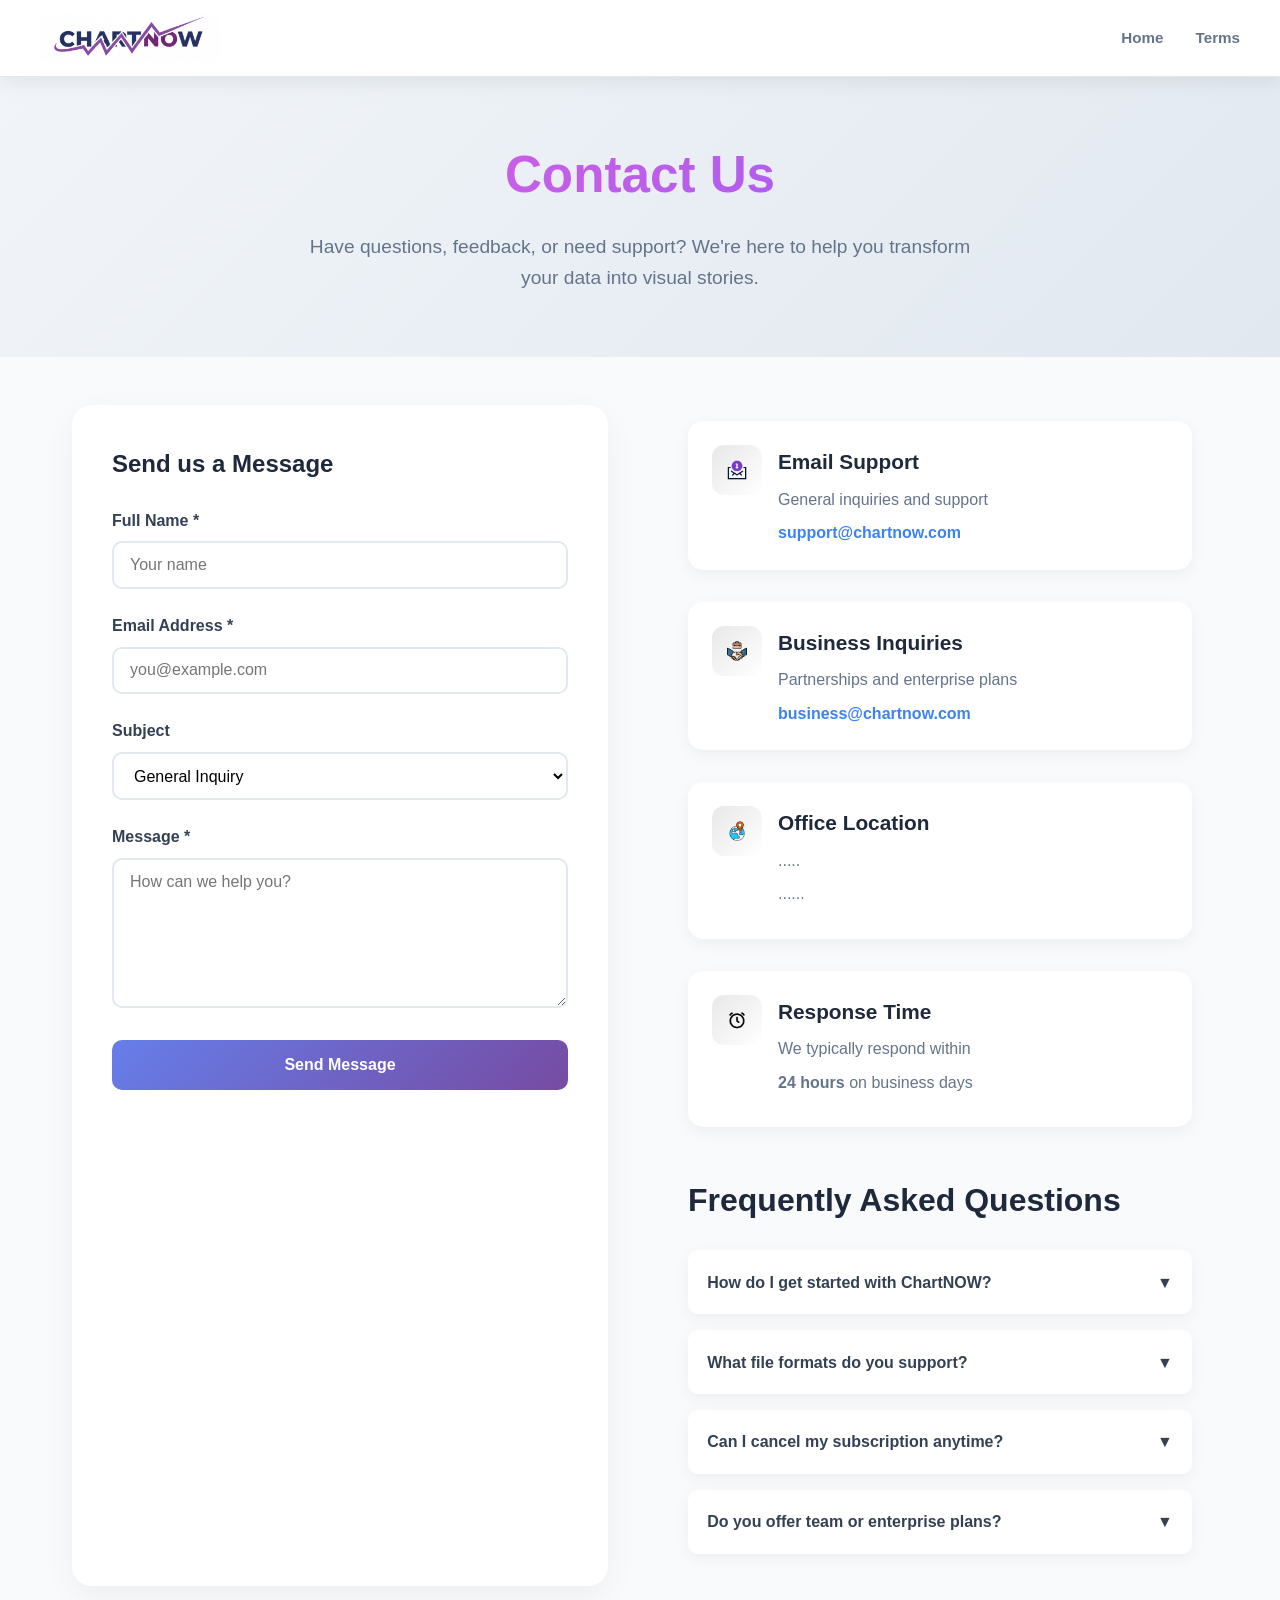
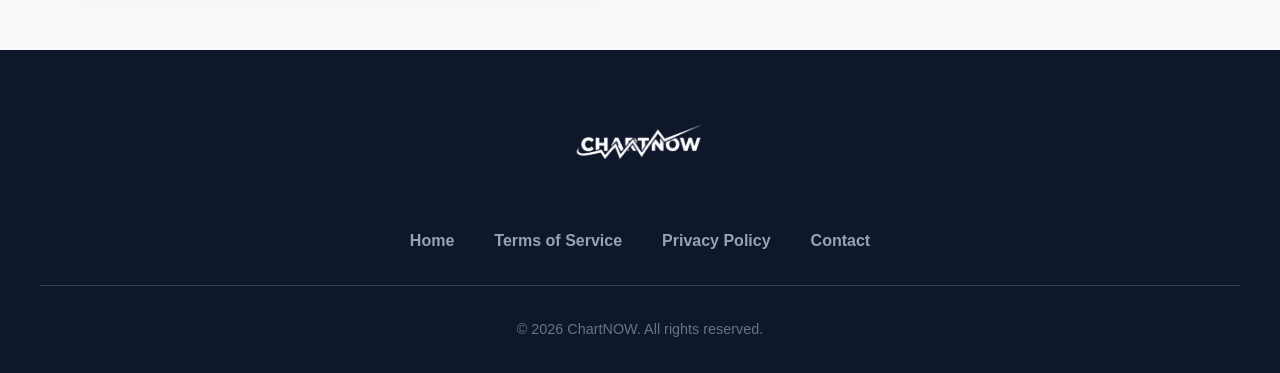
<file: contact.html>
<!DOCTYPE html>
<html lang="en">
  <head>
    <meta charset="UTF-8" />
    <meta name="viewport" content="width=device-width, initial-scale=1.0" />
    <title>Contact Us - ChartNOW</title>
    <style>
      /* ===== RESET & BASE ===== */
      * {
        box-sizing: border-box;
        margin: 0;
        padding: 0;
        font-family: "Segoe UI", Arial, sans-serif;
      }

      body {
        background: #f8fafc;
        color: #1e293b;
        line-height: 1.6;
        padding-top: 70px;
      }

      /* ===== FIXED NAVBAR ===== */
      .navbar {
        position: fixed;
        top: 0;
        left: 0;
        width: 100%;
        background: white;
        box-shadow: 0 4px 20px rgba(0, 0, 0, 0.08);
        z-index: 1000;
        padding: 0.8rem 2rem;
        border-bottom: 1px solid #e2e8f0;
      }

      .navbar-container {
        max-width: 1200px;
        margin: 0 auto;
        display: flex;
        justify-content: space-between;
        align-items: center;
      }

      .navbar-brand {
        display: flex;
        align-items: center;
        gap: 12px;
        text-decoration: none;
      }

      .navbar-brand img {
        height: 80px; /* Match your logo container height */
        width: auto; /* Maintain aspect ratio */
        max-width: 400px; /* Optional: limit maximum width */
        object-fit: contain; /* Keep image proportions */
      }

      /* If you want the image to be exactly the same size as the logo container */
      .navbar-brand img {
        height: 50px;
        width: 180px; /* Square image */
        border-radius: 10px; /* Match your logo container */
        object-fit: cover; /* Crop if needed */
      }

      .brand-name {
        font-size: 1.4rem;
        font-weight: 800;
        color: #1e293b;
        letter-spacing: -0.5px;
      }

      .ai-text {
        background: linear-gradient(135deg, #3b82f6, #8b5cf6);
        -webkit-background-clip: text;
        -webkit-text-fill-color: transparent;
        background-clip: text;
      }

      .navbar-links {
        display: flex;
        gap: 2rem;
        align-items: center;
      }

      .nav-link {
        color: #64748b;
        text-decoration: none;
        font-weight: 600;
        font-size: 0.95rem;
        transition: color 0.3s;
        padding: 0.5rem 0;
        position: relative;
      }

      .nav-link:hover {
        color: #3b82f6;
      }

      .nav-link::after {
        content: "";
        position: absolute;
        bottom: 0;
        left: 0;
        width: 0;
        height: 2px;
        background: linear-gradient(135deg, #3b82f6, #8b5cf6);
        transition: width 0.3s;
      }

      .nav-link:hover::after {
        width: 100%;
      }

      /* ===== CONTACT PAGE ===== */
      .contact-hero {
        text-align: center;
        padding: 4rem 2rem;
        background: linear-gradient(135deg, #f1f5f9 0%, #e2e8f0 100%);
      }

      .contact-hero h1 {
        font-size: 3.2rem;
        font-weight: 800;
        margin-bottom: 1rem;
        background: linear-gradient(135deg, #ee61dd, #8b5cf6);
        -webkit-background-clip: text;
        -webkit-text-fill-color: transparent;
        background-clip: text;
      }

      .contact-hero p {
        font-size: 1.2rem;
        color: #64748b;
        max-width: 700px;
        margin: 0 auto;
      }

      /* ===== CONTACT CONTAINER ===== */
      .contact-container {
        max-width: 1200px;
        margin: 3rem auto;
        padding: 0 2rem;
        display: grid;
        grid-template-columns: 1fr 1fr;
        gap: 4rem;
      }

      /* ===== CONTACT FORM ===== */
      .contact-form {
        background: white;
        padding: 2.5rem;
        border-radius: 20px;
        box-shadow: 0 10px 30px rgba(0, 0, 0, 0.05);
      }

      .form-group {
        margin-bottom: 1.5rem;
      }

      .form-group label {
        display: block;
        font-weight: 600;
        margin-bottom: 0.5rem;
        color: #334155;
      }

      .form-group input,
      .form-group textarea,
      .form-group select {
        width: 100%;
        padding: 0.8rem 1rem;
        border: 2px solid #e2e8f0;
        border-radius: 10px;
        font-size: 1rem;
        transition: border-color 0.3s;
        background: white;
      }

      .form-group input:focus,
      .form-group textarea:focus,
      .form-group select:focus {
        outline: none;
        border-color: #3b82f6;
        box-shadow: 0 0 0 3px rgba(59, 130, 246, 0.1);
      }

      .form-group textarea {
        min-height: 150px;
        resize: vertical;
      }

      .submit-btn {
        background: linear-gradient(135deg, #667eea 0%, #764ba2 100%);
        color: white;
        border: none;
        padding: 1rem 2rem;
        border-radius: 10px;
        font-size: 1rem;
        font-weight: 600;
        cursor: pointer;
        transition: transform 0.3s, box-shadow 0.3s;
        width: 100%;
      }

      .submit-btn:hover {
        transform: translateY(-2px);
        box-shadow: 0 10px 25px rgba(191, 48, 176, 0.895);
      }

      /* ===== CONTACT INFO ===== */
      .contact-info {
        padding: 1rem;
      }

      .contact-methods {
        display: flex;
        flex-direction: column;
        gap: 2rem;
        margin-bottom: 3rem;
      }

      .contact-method {
        display: flex;
        align-items: flex-start;
        gap: 1rem;
        padding: 1.5rem;
        background: white;
        border-radius: 15px;
        box-shadow: 0 5px 15px rgba(0, 0, 0, 0.05);
        transition: transform 0.3s;
      }

      .contact-method:hover {
        transform: translateY(-5px);
      }

      .method-icon {
        width: 50px;
        height: 50px;
        background: linear-gradient(135deg, #e8e8e8, #ffffff);
        border-radius: 12px;
        display: flex;
        align-items: center;
        justify-content: center;
        color: white;
        font-size: 1.5rem;
      }

      .method-content h3 {
        font-size: 1.3rem;
        font-weight: 700;
        margin-bottom: 0.5rem;
        color: #1e293b;
      }

      .method-content p {
        color: #64748b;
        margin-bottom: 0.5rem;
      }

      .method-content a {
        color: #3b82f6;
        text-decoration: none;
        font-weight: 600;
      }

      .method-content a:hover {
        text-decoration: underline;
      }

      /* ===== FAQ ===== */
      .faq-section h2 {
        font-size: 2rem;
        font-weight: 700;
        margin-bottom: 1.5rem;
        color: #1e293b;
      }

      .faq-item {
        margin-bottom: 1rem;
        background: white;
        border-radius: 10px;
        overflow: hidden;
        box-shadow: 0 5px 15px rgba(0, 0, 0, 0.05);
      }

      .faq-question {
        padding: 1.2rem;
        font-weight: 600;
        cursor: pointer;
        display: flex;
        justify-content: space-between;
        align-items: center;
        color: #334155;
        transition: background 0.3s;
      }

      .faq-question:hover {
        background: #f8fafc;
      }

      .faq-answer {
        padding: 0 1.2rem 1.2rem;
        color: #64748b;
        line-height: 1.6;
        display: none;
      }

      .faq-item.active .faq-answer {
        display: block;
      }

      /* ===== FOOTER ===== */
      .site-footer {
        background: #0f172a;
        color: #cbd5e1;
        padding: 3rem 2rem 2rem;
        margin-top: 4rem;
      }

      .footer-container {
        max-width: 1200px;
        margin: 0 auto;
        text-align: center;
      }

      .footer-links {
        display: flex;
        justify-content: center;
        gap: 2.5rem;
        margin: 2rem 0;
        flex-wrap: wrap;
      }

      .footer-links a {
        color: #94a3b8;
        text-decoration: none;
        font-weight: 600;
        transition: color 0.3s;
      }

      .footer-links a:hover {
        color: #60a5fa;
      }

      .footer-copyright {
        font-size: 0.9rem;
        color: #64748b;
        padding-top: 2rem;
        border-top: 1px solid #334155;
      }

      /* ===== RESPONSIVE ===== */
      @media (max-width: 768px) {
        .navbar {
          padding: 0.8rem 1rem;
        }

        .contact-hero h1 {
          font-size: 2.5rem;
        }

        .contact-container {
          grid-template-columns: 1fr;
          gap: 2rem;
          padding: 0 1rem;
        }

        .contact-form {
          padding: 1.5rem;
        }

        .footer-links {
          flex-direction: column;
          gap: 1rem;
        }
      }
    </style>
  </head>
  <body>
    <!-- ===== NAVBAR ===== -->
    <nav class="navbar">
      <div class="navbar-container">
        <a href="index.html" class="navbar-brand">
          <img src=".\pics\chartnow_logo_style5v2.png" alt="ChartNOW Logo" />
        </a>
        <div class="navbar-links">
          <a href="index.html" class="nav-link">Home</a>
          <a href="terms.html" class="nav-link">Terms</a>
        </div>
      </div>
    </nav>

    <!-- ===== CONTACT HERO ===== -->
    <section class="contact-hero">
      <h1>Contact Us</h1>
      <p>
        Have questions, feedback, or need support? We're here to help you
        transform your data into visual stories.
      </p>
    </section>

    <!-- ===== CONTACT CONTAINER ===== -->
    <div class="contact-container">
      <!-- Contact Form -->
      <div class="contact-form">
        <h2 style="margin-bottom: 1.5rem; color: #1e293b">Send us a Message</h2>
        <form id="contactForm">
          <div class="form-group">
            <label for="name">Full Name *</label>
            <input
              type="text"
              id="name"
              name="name"
              required
              placeholder="Your name"
            />
          </div>

          <div class="form-group">
            <label for="email">Email Address *</label>
            <input
              type="email"
              id="email"
              name="email"
              required
              placeholder="you@example.com"
            />
          </div>

          <div class="form-group">
            <label for="subject">Subject</label>
            <select id="subject" name="subject">
              <option value="general">General Inquiry</option>
              <option value="support">Technical Support</option>
              <option value="billing">Billing Question</option>
              <option value="feature">Feature Request</option>
              <option value="partnership">Partnership</option>
            </select>
          </div>

          <div class="form-group">
            <label for="message">Message *</label>
            <textarea
              id="message"
              name="message"
              required
              placeholder="How can we help you?"
            ></textarea>
          </div>

          <button type="submit" class="submit-btn">Send Message</button>
        </form>
      </div>

      <!-- Contact Info & FAQ -->
      <div class="contact-info">
        <!-- Contact Methods -->
        <div class="contact-methods">
          <div class="contact-method">
            <div class="method-icon">
              <img
                src=".\pics\email.png"
                alt="Email icon"
                width="20"
                height="20"
              />
            </div>
            <div class="method-content">
              <h3>Email Support</h3>
              <p>General inquiries and support</p>
              <a href="mailto:support@chartnow.com">support@chartnow.com</a>
            </div>
          </div>

          <div class="contact-method">
            <div class="method-icon">
              <img
                src="cooperation.png"
                alt="Partnership icon"
                width="20"
                height="20"
              />
            </div>
            <div class="method-content">
              <h3>Business Inquiries</h3>
              <p>Partnerships and enterprise plans</p>
              <a href="mailto:business@chartnow.com">business@chartnow.com</a>
            </div>
          </div>

          <div class="contact-method">
            <div class="method-icon">
              <img
                src=".\pics\location-mark.png"
                alt="Location icon"
                width="20"
                height="20"
              />
            </div>
            <div class="method-content">
              <h3>Office Location</h3>
              <p>.....</p>
              <p>......</p>
            </div>
          </div>

          <div class="contact-method">
            <div class="method-icon">
              <img
                src=".\pics\alarm.png"
                alt="Clock icon"
                width="20"
                height="20"
              />
            </div>
            <div class="method-content">
              <h3>Response Time</h3>
              <p>We typically respond within</p>
              <p><strong>24 hours</strong> on business days</p>
            </div>
          </div>
        </div>

        <!-- FAQ Section -->
        <div class="faq-section">
          <h2>Frequently Asked Questions</h2>

          <div class="faq-item" onclick="this.classList.toggle('active')">
            <div class="faq-question">
              How do I get started with ChartNOW?
              <span>▼</span>
            </div>
            <div class="faq-answer">
              Simply sign up for a free account, upload your CSV file, and our
              AI will suggest the best charts. No credit card required for the
              free plan.
            </div>
          </div>

          <div class="faq-item" onclick="this.classList.toggle('active')">
            <div class="faq-question">
              What file formats do you support?
              <span>▼</span>
            </div>
            <div class="faq-answer">
              We support CSV, Excel (.xlsx, .xls), JSON, and Google Sheets
              integration. Up to 100MB file size on paid plans.
            </div>
          </div>

          <div class="faq-item" onclick="this.classList.toggle('active')">
            <div class="faq-question">
              Can I cancel my subscription anytime?
              <span>▼</span>
            </div>
            <div class="faq-answer">
              Yes, you can cancel your subscription at any time. You'll continue
              to have access until the end of your billing period.
            </div>
          </div>

          <div class="faq-item" onclick="this.classList.toggle('active')">
            <div class="faq-question">
              Do you offer team or enterprise plans?
              <span>▼</span>
            </div>
            <div class="faq-answer">
              Yes! Contact our business team at business@chartnow.com for custom
              enterprise solutions with advanced features and priority support.
            </div>
          </div>
        </div>
      </div>
    </div>

    <!-- ===== FOOTER ===== -->
    <footer class="site-footer">
      <div class="footer-container">
        <div class="footer-logo">
          <img
            src=".\pics\chartnow_white.png"
            alt="ChartNOW Logo"
            width="150"
            height="90"
          />
        </div>
        <div class="footer-links">
          <a href="index.html">Home</a>
          <a href="terms.html">Terms of Service</a>
          <a href="privacy.html">Privacy Policy</a>
          <a href="contact.html">Contact</a>
        </div>
        <div class="footer-copyright">
          © 2026 ChartNOW. All rights reserved.
        </div>
      </div>
    </footer>

    <script>
      // Simple form submission handler
      document
        .getElementById("contactForm")
        .addEventListener("submit", function (e) {
          e.preventDefault();
          alert(
            "Thank you! Your message has been sent. We'll respond within 24 hours."
          );
          this.reset();
        });

      // FAQ toggle functionality
      document.querySelectorAll(".faq-question").forEach((item) => {
        item.addEventListener("click", () => {
          const parent = item.parentElement;
          parent.classList.toggle("active");
        });
      });
    </script>
  </body>
</html>
</file>
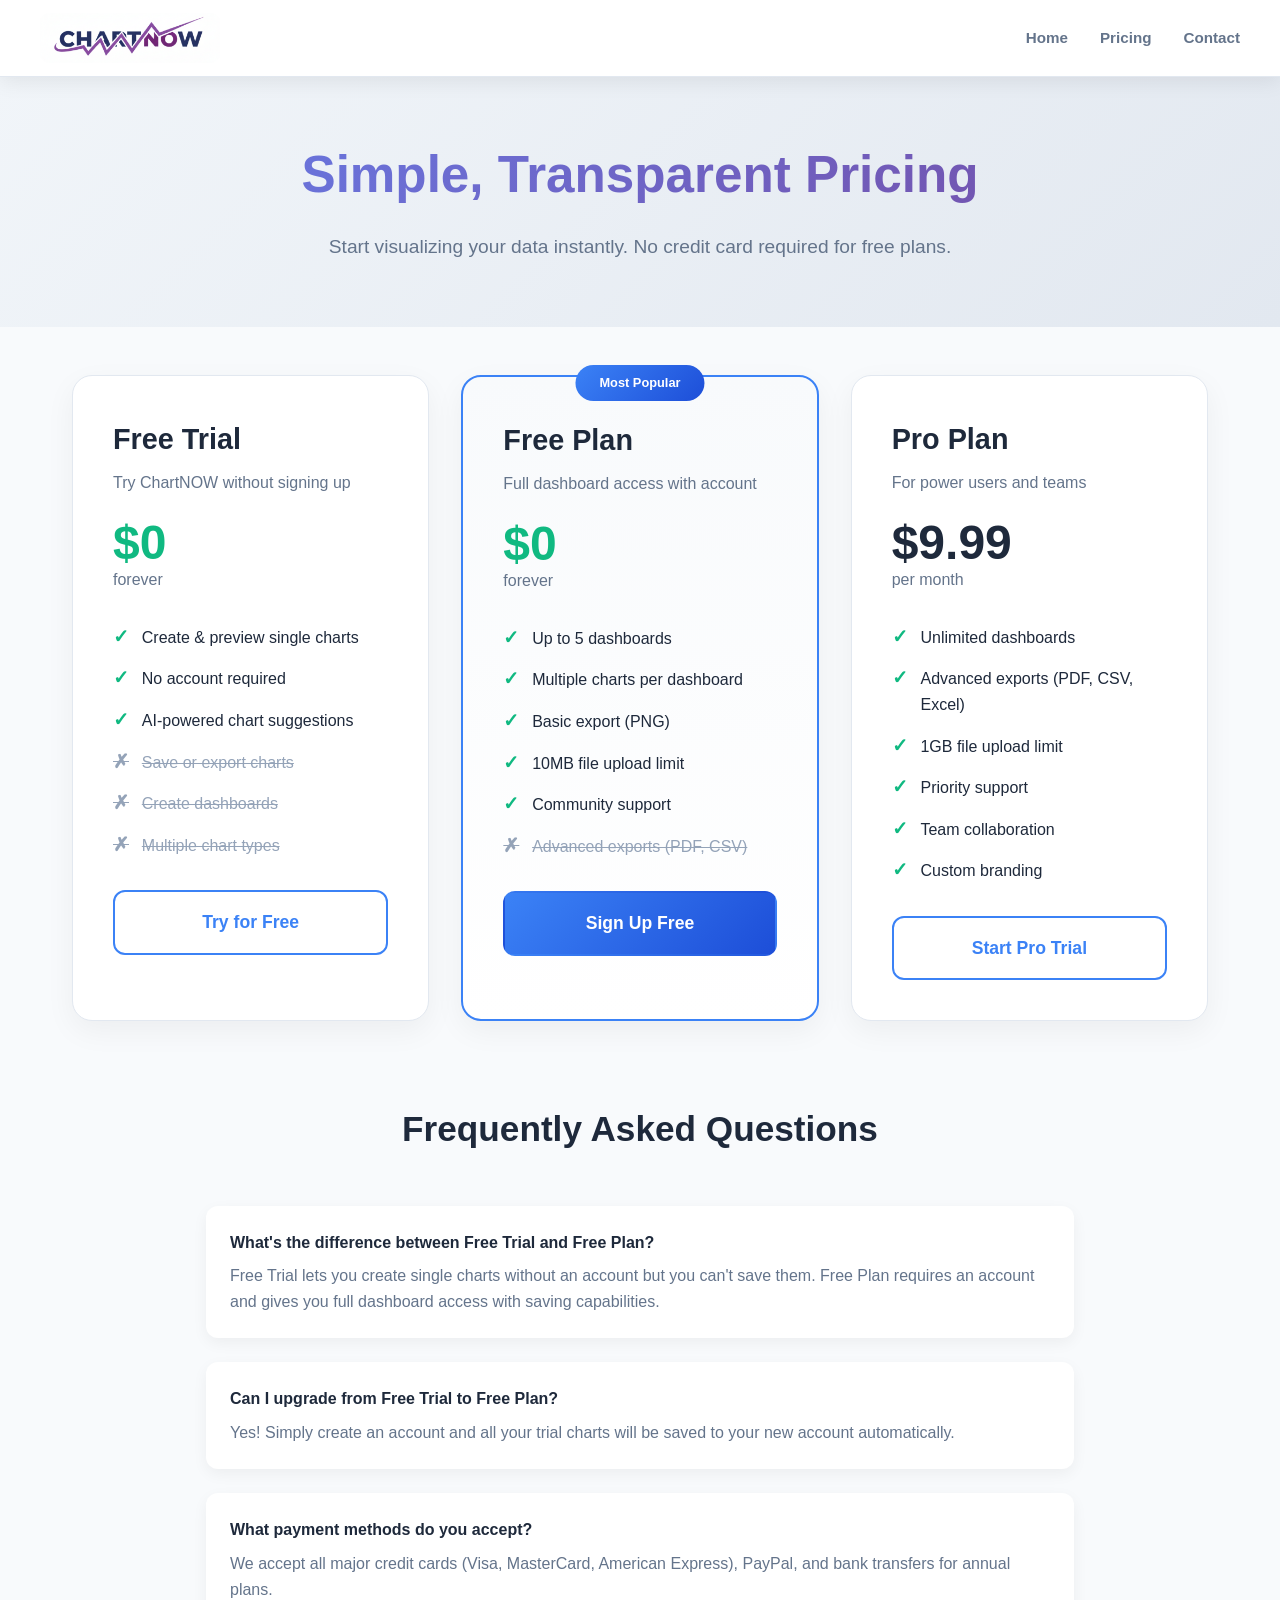
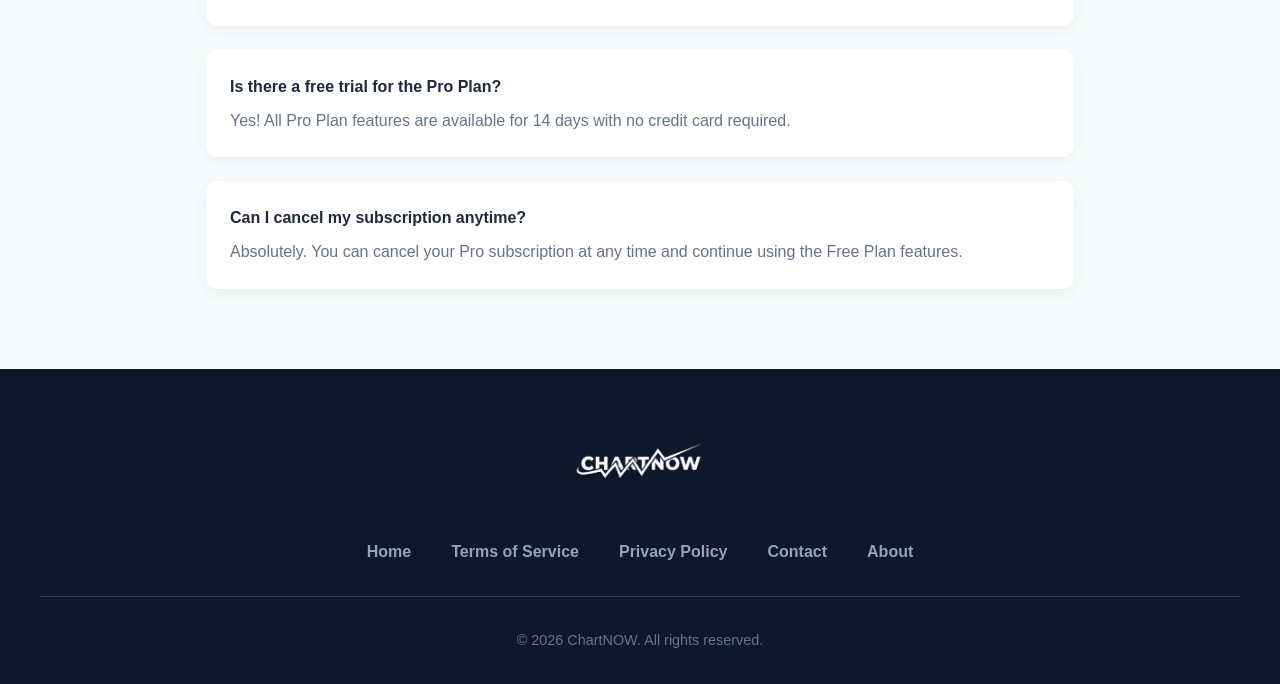
<file: pricing.html>
<!DOCTYPE html>
<html lang="en">
  <head>
    <meta charset="UTF-8" />
    <meta name="viewport" content="width=device-width, initial-scale=1.0" />
    <title>Pricing - ChartNOW</title>
    <style>
      /* ===== RESET & BASE ===== */
      * {
        box-sizing: border-box;
        margin: 0;
        padding: 0;
        font-family: "Segoe UI", Arial, sans-serif;
      }

      body {
        background: #f8fafc;
        color: #1e293b;
        line-height: 1.6;
        padding-top: 70px;
      }

      /* ===== FIXED NAVBAR ===== */
      .navbar {
        position: fixed;
        top: 0;
        left: 0;
        width: 100%;
        background: white;
        box-shadow: 0 4px 20px rgba(0, 0, 0, 0.08);
        z-index: 1000;
        padding: 0.8rem 2rem;
        border-bottom: 1px solid #e2e8f0;
      }

      .navbar-container {
        max-width: 1200px;
        margin: 0 auto;
        display: flex;
        justify-content: space-between;
        align-items: center;
      }

      .navbar-brand {
        display: flex;
        align-items: center;
        gap: 12px;
        text-decoration: none;
      }

      .navbar-brand img {
        height: 50px;
        width: 180px;
        border-radius: 10px;
        object-fit: cover;
      }

      .navbar-links {
        display: flex;
        gap: 2rem;
        align-items: center;
      }

      .nav-link {
        color: #64748b;
        text-decoration: none;
        font-weight: 600;
        font-size: 0.95rem;
        transition: color 0.3s;
        padding: 0.5rem 0;
        position: relative;
      }

      .nav-link:hover {
        color: #3b82f6;
      }

      .nav-link::after {
        content: "";
        position: absolute;
        bottom: 0;
        left: 0;
        width: 0;
        height: 2px;
        background: linear-gradient(135deg, #3b82f6, #8b5cf6);
        transition: width 0.3s;
      }

      .nav-link:hover::after {
        width: 100%;
      }

      /* ===== PRICING HEADER ===== */
      .pricing-header {
        text-align: center;
        padding: 4rem 2rem;
        background: linear-gradient(135deg, #f1f5f9 0%, #e2e8f0 100%);
      }

      .pricing-header h1 {
        font-size: 3.2rem;
        font-weight: 800;
        margin-bottom: 1rem;
        background: linear-gradient(135deg, #667eea 0%, #764ba2 100%);
        -webkit-background-clip: text;
        -webkit-text-fill-color: transparent;
        background-clip: text;
      }

      .pricing-header p {
        font-size: 1.2rem;
        color: #64748b;
        max-width: 700px;
        margin: 0 auto;
      }

      /* ===== PRICING CONTAINER ===== */
      .pricing-container {
        max-width: 1200px;
        margin: 2rem auto;
        padding: 0 2rem;
      }

      /* ===== PRICING PLANS ===== */
      .pricing-plans {
        display: grid;
        grid-template-columns: repeat(auto-fit, minmax(300px, 1fr));
        gap: 2rem;
        margin: 3rem 0;
      }

      .pricing-card {
        background: white;
        border-radius: 20px;
        padding: 2.5rem;
        box-shadow: 0 10px 30px rgba(0, 0, 0, 0.05);
        border: 1px solid #e2e8f0;
        transition: transform 0.3s;
        position: relative;
      }

      .pricing-card:hover {
        transform: translateY(-10px);
        box-shadow: 0 20px 40px rgba(0, 0, 0, 0.1);
      }

      .pricing-card.popular {
        border: 2px solid #3b82f6;
        background: linear-gradient(to bottom, #f8fafc, white);
      }

      .popular-badge {
        position: absolute;
        top: -12px;
        left: 50%;
        transform: translateX(-50%);
        background: linear-gradient(135deg, #3b82f6, #1d4ed8);
        color: white;
        padding: 0.5rem 1.5rem;
        border-radius: 20px;
        font-size: 0.8rem;
        font-weight: 700;
      }

      .plan-name {
        font-size: 1.8rem;
        font-weight: 800;
        color: #1e293b;
        margin-bottom: 0.5rem;
      }

      .plan-description {
        color: #64748b;
        margin-bottom: 1.5rem;
        font-size: 1rem;
      }

      .plan-price {
        margin-bottom: 2rem;
      }

      .price-amount {
        font-size: 3rem;
        font-weight: 800;
        color: #1e293b;
        line-height: 1;
      }

      .price-period {
        color: #64748b;
        font-size: 1rem;
      }

      .price-free {
        color: #10b981;
      }

      /* ===== FEATURE LIST ===== */
      .plan-features {
        margin: 2rem 0;
      }

      .feature-item {
        display: flex;
        align-items: flex-start;
        gap: 0.8rem;
        margin-bottom: 1rem;
        color: #475569;
      }

      .feature-item.included {
        color: #1e293b;
        font-weight: 500;
      }

      .feature-item.excluded {
        color: #94a3b8;
        text-decoration: line-through;
      }

      .feature-icon {
        color: #10b981;
        font-weight: bold;
        font-size: 1.2rem;
        line-height: 1;
        margin-top: 2px;
      }

      .feature-icon.excluded {
        color: #94a3b8;
      }

      /* ===== PLAN BUTTONS ===== */
      .plan-button {
        display: block;
        width: 100%;
        padding: 1rem;
        text-align: center;
        text-decoration: none;
        border-radius: 12px;
        font-weight: 700;
        font-size: 1.1rem;
        transition: all 0.3s;
        border: 2px solid transparent;
        margin-top: 1.5rem;
      }

      .btn-primary {
        background: linear-gradient(135deg, #3b82f6 0%, #1d4ed8 100%);
        color: white;
      }

      .btn-primary:hover {
        transform: translateY(-2px);
        box-shadow: 0 10px 25px rgba(59, 130, 246, 0.3);
      }

      .btn-secondary {
        background: white;
        color: #3b82f6;
        border-color: #3b82f6;
      }

      .btn-secondary:hover {
        background: #3b82f6;
        color: white;
      }

      .btn-outline {
        background: transparent;
        color: #64748b;
        border-color: #e2e8f0;
      }

      .btn-outline:hover {
        background: #f8fafc;
        color: #1e293b;
      }

      /* ===== FAQ SECTION ===== */
      .pricing-faq {
        max-width: 900px;
        margin: 5rem auto;
        padding: 0 1rem;
      }

      .pricing-faq h2 {
        text-align: center;
        font-size: 2.2rem;
        font-weight: 800;
        margin-bottom: 3rem;
        color: #1e293b;
      }

      .faq-item {
        margin-bottom: 1.5rem;
        background: white;
        border-radius: 12px;
        padding: 1.5rem;
        box-shadow: 0 5px 15px rgba(0, 0, 0, 0.05);
      }

      .faq-question {
        font-weight: 700;
        color: #1e293b;
        margin-bottom: 0.5rem;
      }

      .faq-answer {
        color: #64748b;
        line-height: 1.6;
      }

      /* ===== FOOTER ===== */
      .site-footer {
        background: #0f172a;
        color: #cbd5e1;
        padding: 3rem 2rem 2rem;
        margin-top: 4rem;
      }

      .footer-container {
        max-width: 1200px;
        margin: 0 auto;
        text-align: center;
      }

      .footer-logo {
        display: flex;
        align-items: center;
        justify-content: center;
        gap: 12px;
        font-size: 1.5rem;
        font-weight: 800;
        color: white;
        margin-bottom: 2rem;
      }

      .footer-logo img {
        height: 40px;
        width: auto;
      }

      .footer-links {
        display: flex;
        justify-content: center;
        gap: 2.5rem;
        margin: 2rem 0;
        flex-wrap: wrap;
      }

      .footer-links a {
        color: #94a3b8;
        text-decoration: none;
        font-weight: 600;
        transition: color 0.3s;
      }

      .footer-links a:hover {
        color: #60a5fa;
      }

      .footer-copyright {
        font-size: 0.9rem;
        color: #64748b;
        padding-top: 2rem;
        border-top: 1px solid #334155;
      }

      img[src="chartnow_white.png"] {
        width: 150px;
        height: 90px;
      }

      /* ===== RESPONSIVE ===== */
      @media (max-width: 768px) {
        .navbar {
          padding: 0.8rem 1rem;
        }

        .pricing-header h1 {
          font-size: 2.5rem;
        }

        .pricing-plans {
          grid-template-columns: 1fr;
        }

        .footer-links {
          flex-direction: column;
          gap: 1rem;
        }
      }
    </style>
  </head>
  <body>
    <!-- ===== NAVBAR ===== -->
    <nav class="navbar">
      <div class="navbar-container">
        <a href="index.html" class="navbar-brand">
          <img src="chartnow_logo_style5v2.png" alt="ChartNOW Logo" />
        </a>
        <div class="navbar-links">
          <a href="index.html" class="nav-link">Home</a>
          <a href="pricing.html" class="nav-link">Pricing</a>
          <a href="contact.html" class="nav-link">Contact</a>
        </div>
      </div>
    </nav>

    <!-- ===== PRICING HEADER ===== -->
    <section class="pricing-header">
      <h1>Simple, Transparent Pricing</h1>
      <p>
        Start visualizing your data instantly. No credit card required for free
        plans.
      </p>
    </section>

    <!-- ===== PRICING PLANS ===== -->
    <div class="pricing-container">
      <div class="pricing-plans">
        <!-- Plan 1: Free Trial (No Account) -->
        <div class="pricing-card">
          <div class="plan-name">Free Trial</div>
          <div class="plan-description">Try ChartNOW without signing up</div>

          <div class="plan-price">
            <div class="price-amount price-free">$0</div>
            <div class="price-period">forever</div>
          </div>

          <div class="plan-features">
            <div class="feature-item included">
              <span class="feature-icon">✓</span>
              <span>Create & preview single charts</span>
            </div>
            <div class="feature-item included">
              <span class="feature-icon">✓</span>
              <span>No account required</span>
            </div>
            <div class="feature-item included">
              <span class="feature-icon">✓</span>
              <span>AI-powered chart suggestions</span>
            </div>
            <div class="feature-item excluded">
              <span class="feature-icon excluded">✗</span>
              <span>Save or export charts</span>
            </div>
            <div class="feature-item excluded">
              <span class="feature-icon excluded">✗</span>
              <span>Create dashboards</span>
            </div>
            <div class="feature-item excluded">
              <span class="feature-icon excluded">✗</span>
              <span>Multiple chart types</span>
            </div>
          </div>

          <a href="home2.html" class="plan-button btn-secondary"
            >Try for Free</a
          >
        </div>

        <!-- Plan 2: Free Plan (With Account) -->
        <div class="pricing-card popular">
          <div class="popular-badge">Most Popular</div>
          <div class="plan-name">Free Plan</div>
          <div class="plan-description">Full dashboard access with account</div>

          <div class="plan-price">
            <div class="price-amount price-free">$0</div>
            <div class="price-period">forever</div>
          </div>

          <div class="plan-features">
            <div class="feature-item included">
              <span class="feature-icon">✓</span>
              <span>Up to 5 dashboards</span>
            </div>
            <div class="feature-item included">
              <span class="feature-icon">✓</span>
              <span>Multiple charts per dashboard</span>
            </div>
            <div class="feature-item included">
              <span class="feature-icon">✓</span>
              <span>Basic export (PNG)</span>
            </div>
            <div class="feature-item included">
              <span class="feature-icon">✓</span>
              <span>10MB file upload limit</span>
            </div>
            <div class="feature-item included">
              <span class="feature-icon">✓</span>
              <span>Community support</span>
            </div>
            <div class="feature-item excluded">
              <span class="feature-icon excluded">✗</span>
              <span>Advanced exports (PDF, CSV)</span>
            </div>
          </div>

          <a
            href="index.html"
            class="plan-button btn-primary"
            onclick="showLoginModal()"
            >Sign Up Free</a
          >
        </div>

        <!-- Plan 3: Pro Plan -->
        <div class="pricing-card">
          <div class="plan-name">Pro Plan</div>
          <div class="plan-description">For power users and teams</div>

          <div class="plan-price">
            <div class="price-amount">$9.99</div>
            <div class="price-period">per month</div>
          </div>

          <div class="plan-features">
            <div class="feature-item included">
              <span class="feature-icon">✓</span>
              <span>Unlimited dashboards</span>
            </div>
            <div class="feature-item included">
              <span class="feature-icon">✓</span>
              <span>Advanced exports (PDF, CSV, Excel)</span>
            </div>
            <div class="feature-item included">
              <span class="feature-icon">✓</span>
              <span>1GB file upload limit</span>
            </div>
            <div class="feature-item included">
              <span class="feature-icon">✓</span>
              <span>Priority support</span>
            </div>
            <div class="feature-item included">
              <span class="feature-icon">✓</span>
              <span>Team collaboration</span>
            </div>
            <div class="feature-item included">
              <span class="feature-icon">✓</span>
              <span>Custom branding</span>
            </div>
          </div>

          <a
            href="index.html"
            class="plan-button btn-secondary"
            onclick="showLoginModal()"
            >Start Pro Trial</a
          >
        </div>
      </div>

      <!-- ===== FAQ SECTION ===== -->
      <div class="pricing-faq">
        <h2>Frequently Asked Questions</h2>

        <div class="faq-item">
          <div class="faq-question">
            What's the difference between Free Trial and Free Plan?
          </div>
          <div class="faq-answer">
            Free Trial lets you create single charts without an account but you
            can't save them. Free Plan requires an account and gives you full
            dashboard access with saving capabilities.
          </div>
        </div>

        <div class="faq-item">
          <div class="faq-question">
            Can I upgrade from Free Trial to Free Plan?
          </div>
          <div class="faq-answer">
            Yes! Simply create an account and all your trial charts will be
            saved to your new account automatically.
          </div>
        </div>

        <div class="faq-item">
          <div class="faq-question">What payment methods do you accept?</div>
          <div class="faq-answer">
            We accept all major credit cards (Visa, MasterCard, American
            Express), PayPal, and bank transfers for annual plans.
          </div>
        </div>

        <div class="faq-item">
          <div class="faq-question">
            Is there a free trial for the Pro Plan?
          </div>
          <div class="faq-answer">
            Yes! All Pro Plan features are available for 14 days with no credit
            card required.
          </div>
        </div>

        <div class="faq-item">
          <div class="faq-question">Can I cancel my subscription anytime?</div>
          <div class="faq-answer">
            Absolutely. You can cancel your Pro subscription at any time and
            continue using the Free Plan features.
          </div>
        </div>
      </div>
    </div>

    <!-- ===== FOOTER ===== -->
    <footer class="site-footer">
      <div class="footer-container">
        <div class="footer-logo">
          <img
            src="chartnow_white.png"
            alt="ChartNOW Logo"
            width="150"
            height="90"
          />
        </div>
        <div class="footer-links">
          <a href="index.html">Home</a>
          <a href="terms.html">Terms of Service</a>
          <a href="privacy.html">Privacy Policy</a>
          <a href="contact.html">Contact</a>
          <a href="about.html">About</a>
        </div>
        <div class="footer-copyright">
          © 2026 ChartNOW. All rights reserved.
        </div>
      </div>
    </footer>
    </script>
  </body>
</html>
</file>
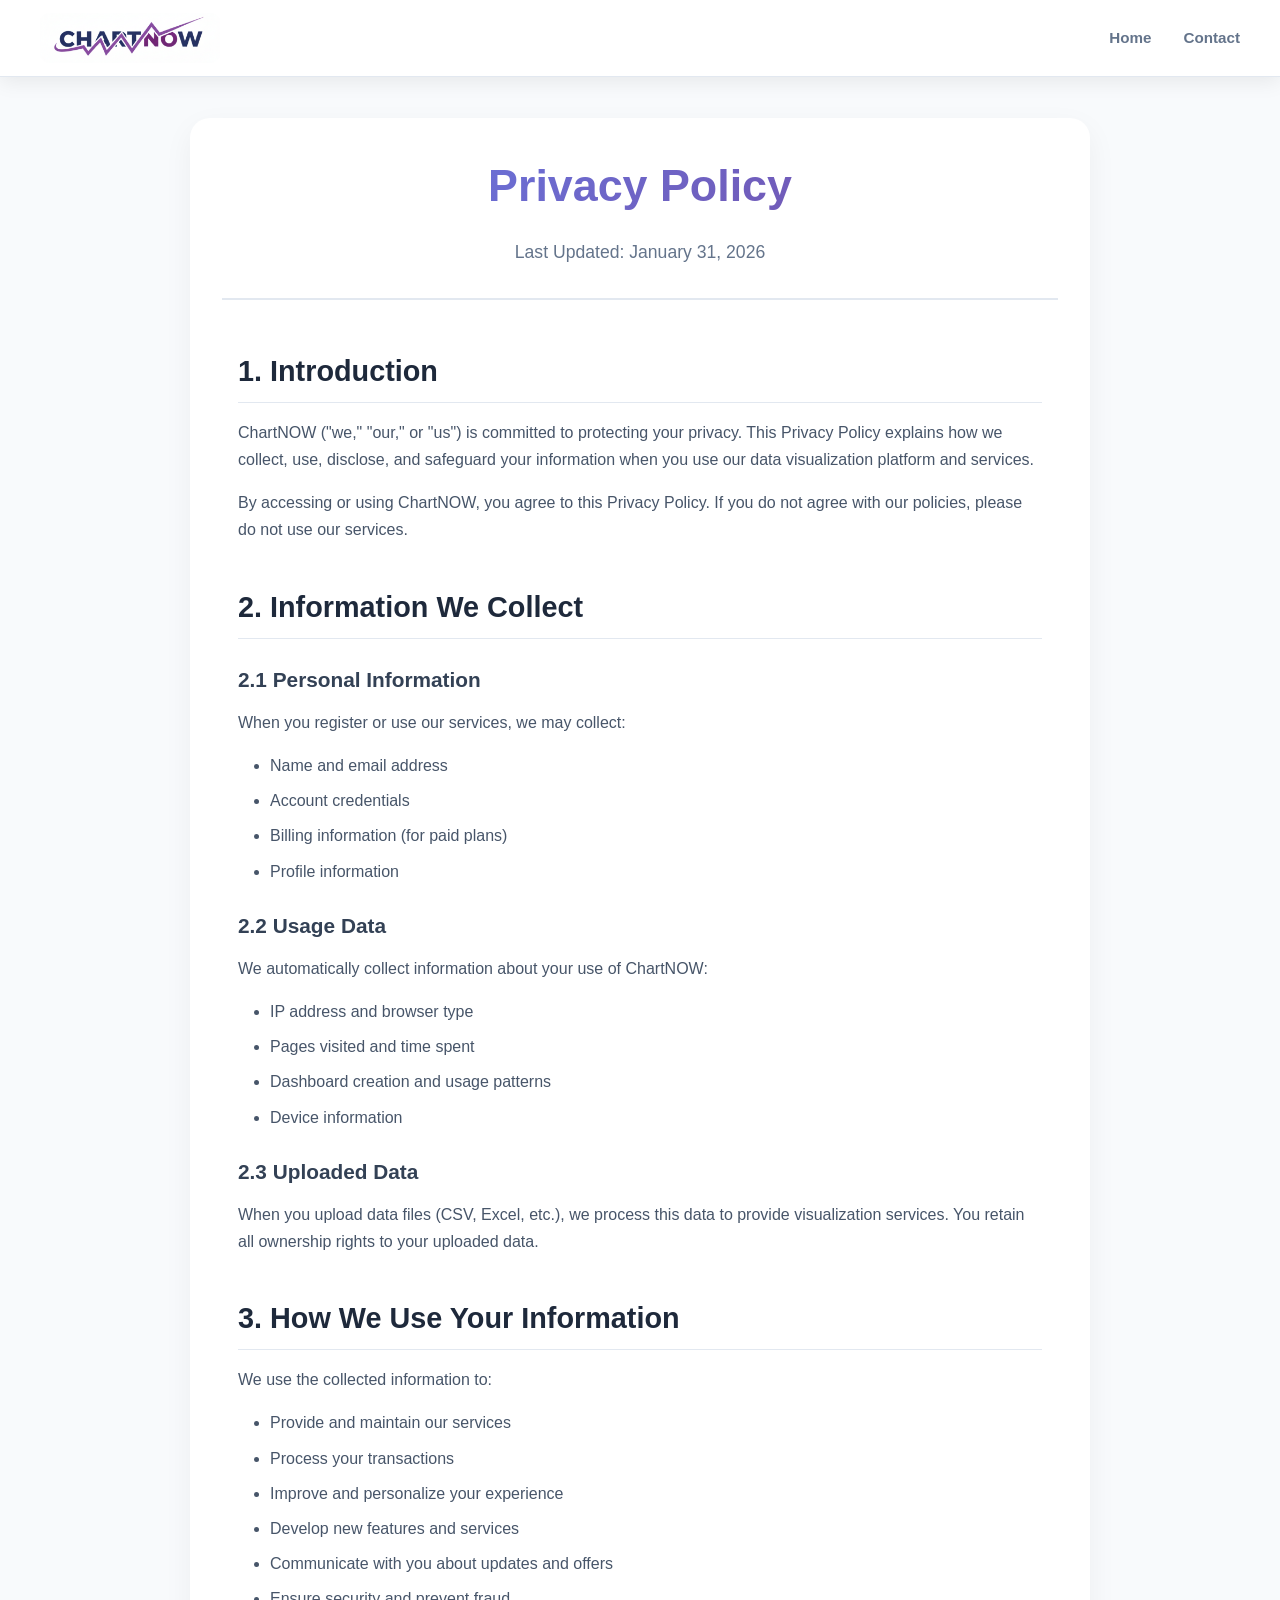
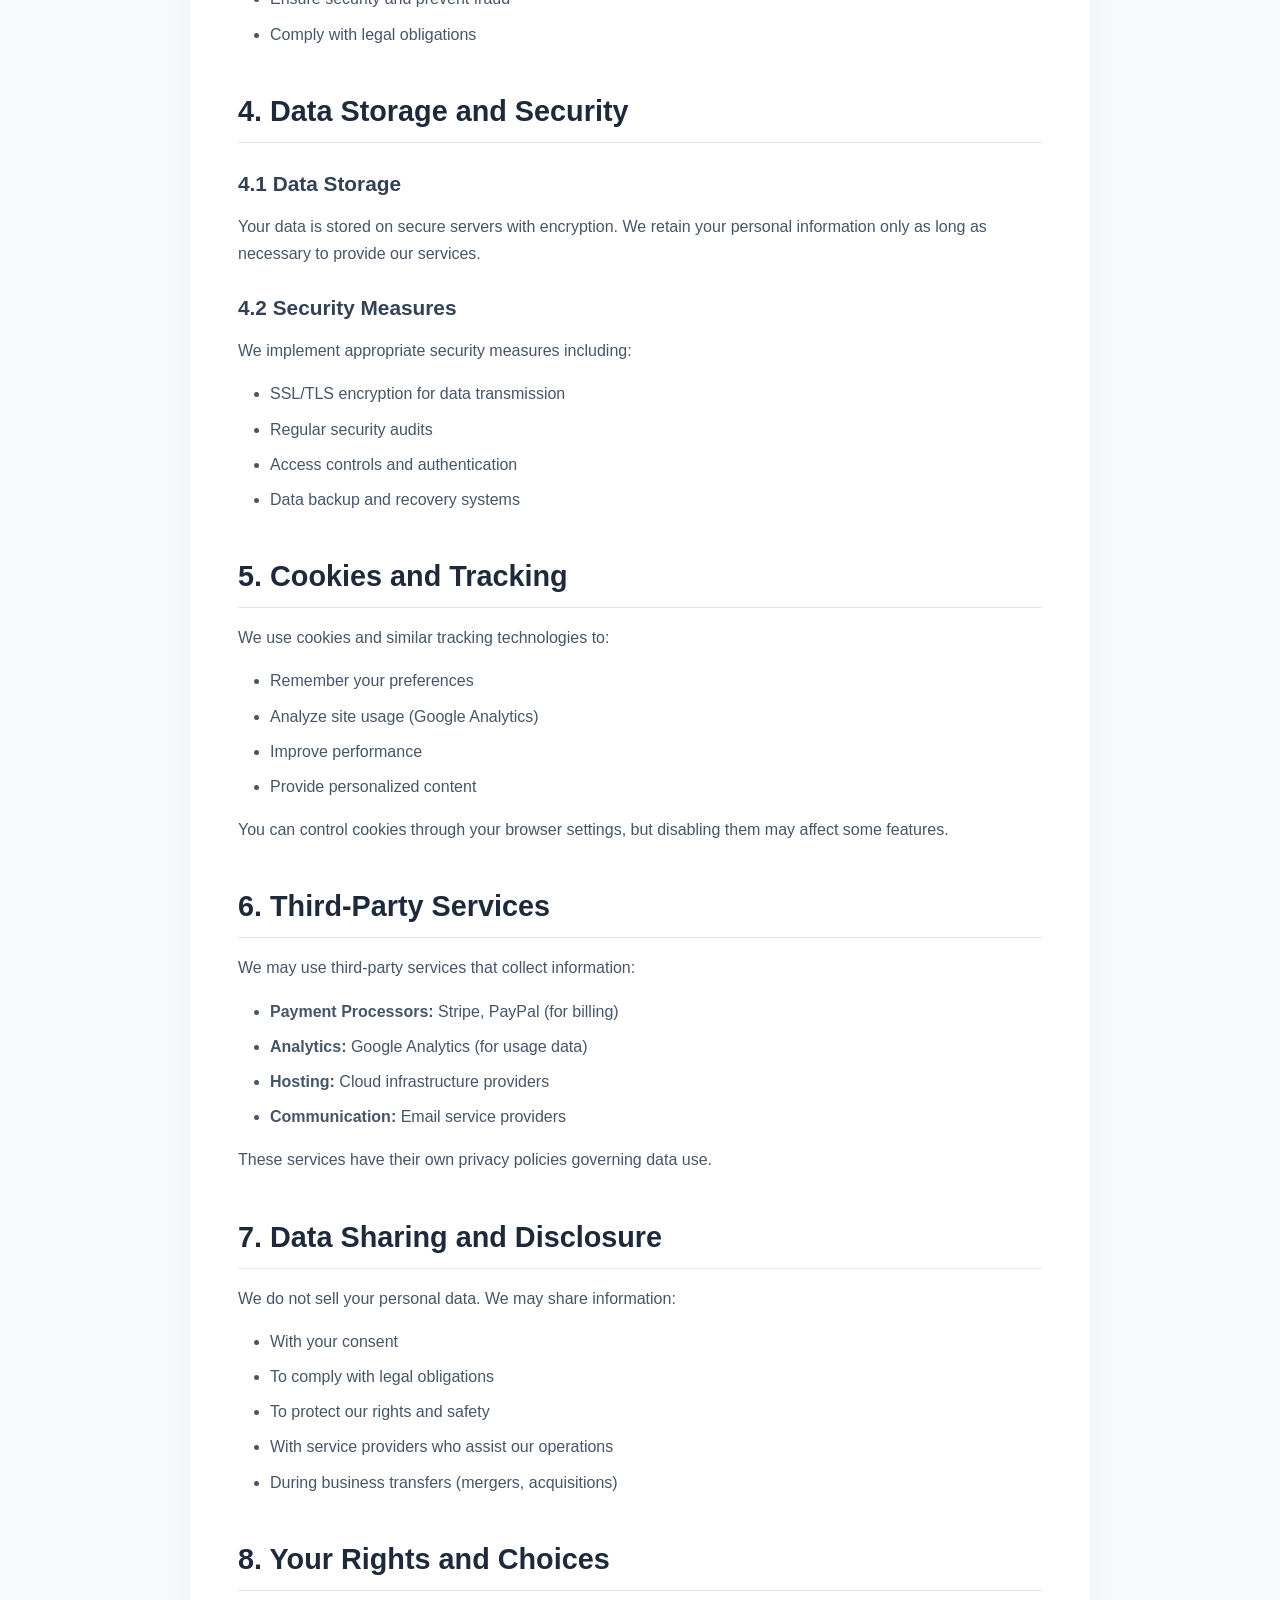
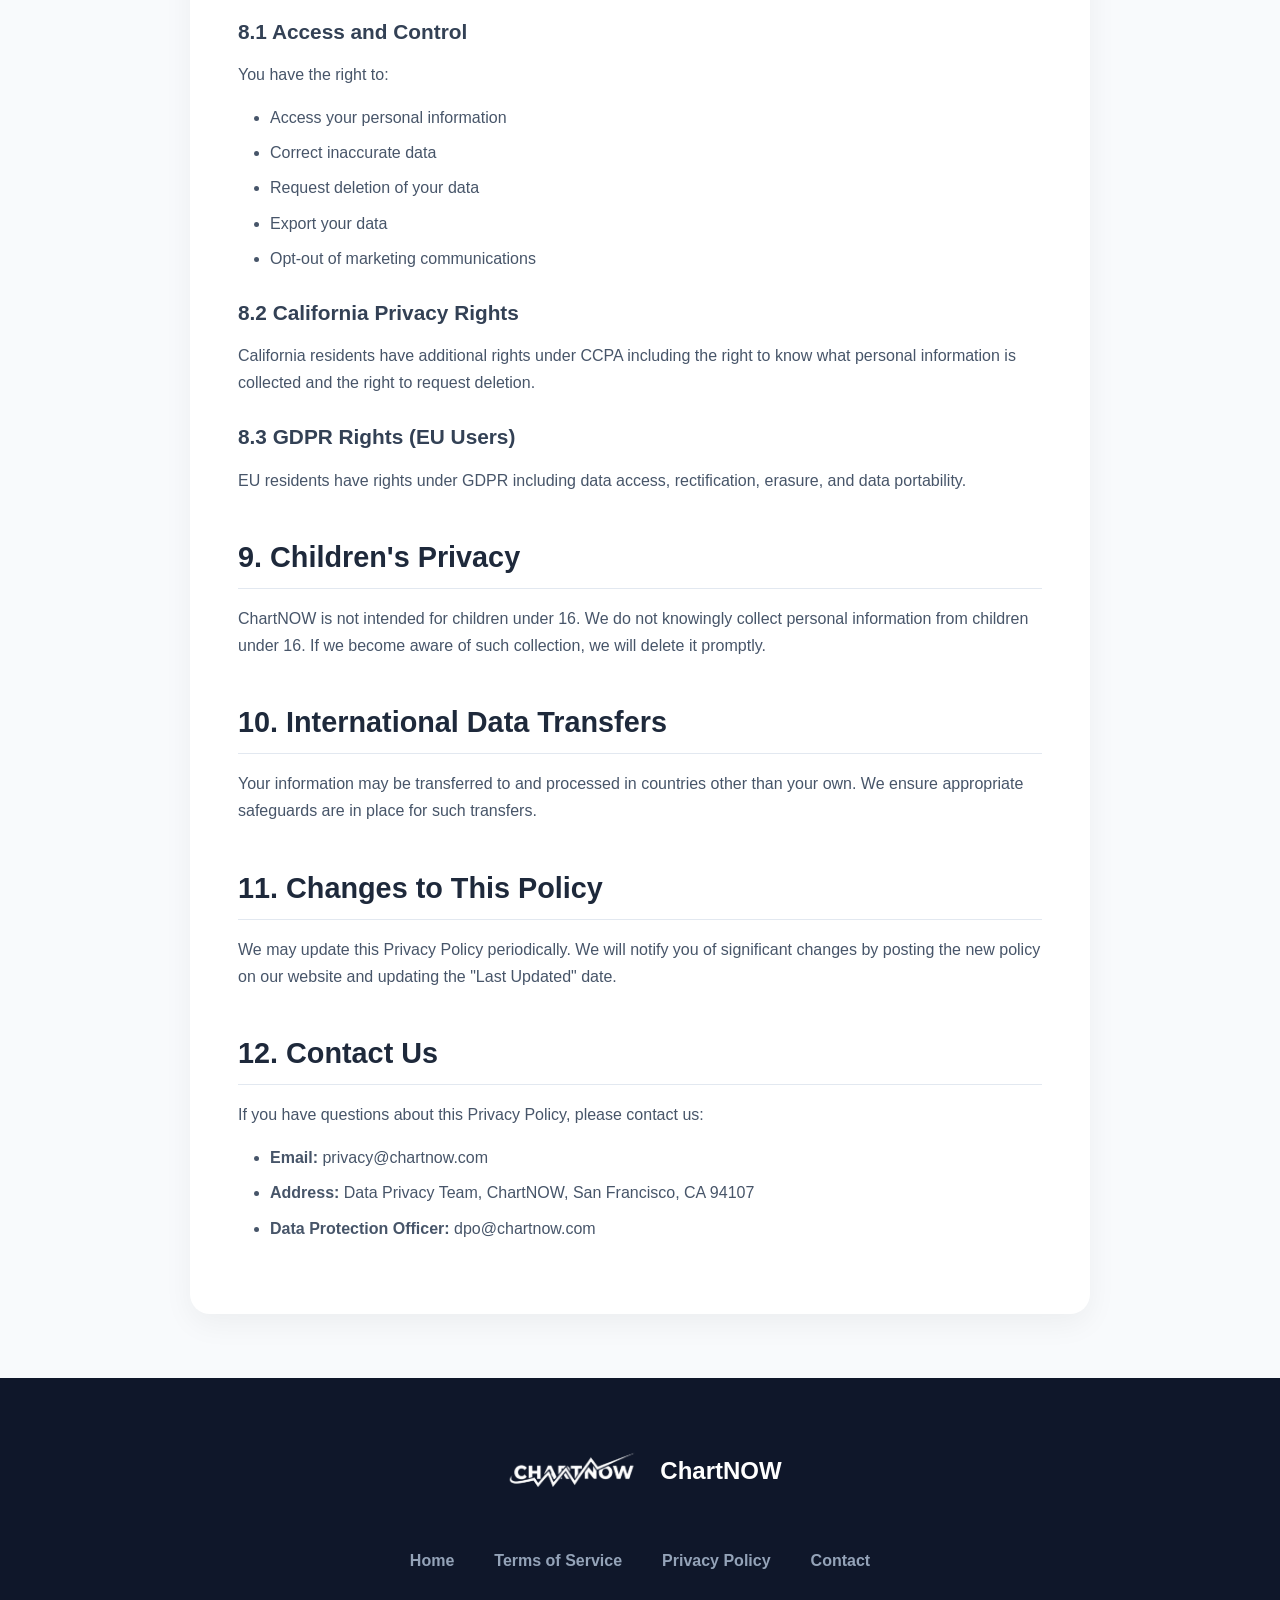
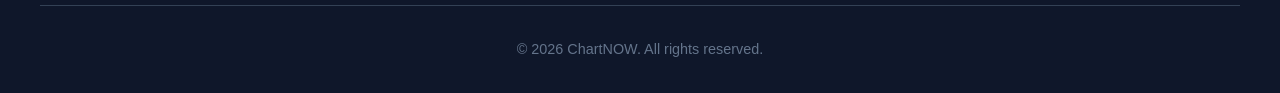
<file: privacy.html>
<!DOCTYPE html>
<html lang="en">
  <head>
    <meta charset="UTF-8" />
    <meta name="viewport" content="width=device-width, initial-scale=1.0" />
    <title>Privacy Policy - ChartNOW</title>
    <style>
      /* ===== RESET & BASE ===== */
      * {
        box-sizing: border-box;
        margin: 0;
        padding: 0;
        font-family: "Segoe UI", Arial, sans-serif;
      }

      body {
        background: #f8fafc;
        color: #1e293b;
        line-height: 1.6;
        padding-top: 70px;
      }

      /* ===== FIXED NAVBAR ===== */
      .navbar {
        position: fixed;
        top: 0;
        left: 0;
        width: 100%;
        background: white;
        box-shadow: 0 4px 20px rgba(0, 0, 0, 0.08);
        z-index: 1000;
        padding: 0.8rem 2rem;
        border-bottom: 1px solid #e2e8f0;
      }

      .navbar-container {
        max-width: 1200px;
        margin: 0 auto;
        display: flex;
        justify-content: space-between;
        align-items: center;
      }

      .navbar-brand {
        display: flex;
        align-items: center;
        gap: 12px;
        text-decoration: none;
      }

      .navbar-brand img {
        height: 80px; /* Match your logo container height */
        width: auto; /* Maintain aspect ratio */
        max-width: 400px; /* Optional: limit maximum width */
        object-fit: contain; /* Keep image proportions */
      }

      /* If you want the image to be exactly the same size as the logo container */
      .navbar-brand img {
        height: 50px;
        width: 180px; /* Square image */
        border-radius: 10px; /* Match your logo container */
        object-fit: cover; /* Crop if needed */
      }

      .brand-name {
        font-size: 1.4rem;
        font-weight: 800;
        color: #1e293b;
        letter-spacing: -0.5px;
      }

      .ai-text {
        background: linear-gradient(135deg, #3b82f6, #8b5cf6);
        -webkit-background-clip: text;
        -webkit-text-fill-color: transparent;
        background-clip: text;
      }

      .navbar-links {
        display: flex;
        gap: 2rem;
        align-items: center;
      }

      .nav-link {
        color: #64748b;
        text-decoration: none;
        font-weight: 600;
        font-size: 0.95rem;
        transition: color 0.3s;
        padding: 0.5rem 0;
        position: relative;
      }

      .nav-link:hover {
        color: #3b82f6;
      }

      .nav-link::after {
        content: "";
        position: absolute;
        bottom: 0;
        left: 0;
        width: 0;
        height: 2px;
        background: linear-gradient(135deg, #3b82f6, #8b5cf6);
        transition: width 0.3s;
      }

      .nav-link:hover::after {
        width: 100%;
      }

      /* ===== PRIVACY CONTENT ===== */
      .privacy-container {
        max-width: 900px;
        margin: 3rem auto;
        padding: 2rem;
        background: white;
        border-radius: 20px;
        box-shadow: 0 10px 30px rgba(0, 0, 0, 0.05);
      }

      .privacy-header {
        text-align: center;
        margin-bottom: 3rem;
        padding-bottom: 2rem;
        border-bottom: 2px solid #e2e8f0;
      }

      .privacy-header h1 {
        font-size: 2.8rem;
        font-weight: 800;
        margin-bottom: 1rem;
        background: linear-gradient(135deg, #667eea 0%, #764ba2 100%);
        -webkit-background-clip: text;
        -webkit-text-fill-color: transparent;
        background-clip: text;
      }

      .privacy-header p {
        color: #64748b;
        font-size: 1.1rem;
      }

      .privacy-content {
        padding: 0 1rem;
      }

      .privacy-section {
        margin-bottom: 2.5rem;
      }

      .privacy-section h2 {
        font-size: 1.8rem;
        font-weight: 700;
        color: #1e293b;
        margin-bottom: 1rem;
        padding-bottom: 0.5rem;
        border-bottom: 1px solid #e2e8f0;
      }

      .privacy-section h3 {
        font-size: 1.3rem;
        font-weight: 600;
        color: #334155;
        margin: 1.5rem 0 0.8rem;
      }

      .privacy-section p,
      .privacy-section ul {
        color: #475569;
        margin-bottom: 1rem;
        line-height: 1.7;
      }

      .privacy-section ul {
        padding-left: 2rem;
      }

      .privacy-section li {
        margin-bottom: 0.5rem;
      }

      /* ===== FOOTER ===== */
      .site-footer {
        background: #0f172a;
        color: #cbd5e1;
        padding: 3rem 2rem 2rem;
        margin-top: 4rem;
      }

      .footer-container {
        max-width: 1200px;
        margin: 0 auto;
        text-align: center;
      }

      .footer-logo {
        display: flex;
        align-items: center;
        justify-content: center;
        gap: 12px;
        font-size: 1.5rem;
        font-weight: 800;
        color: white;
        margin-bottom: 2rem;
      }

      .footer-logo img {
        height: 40px;
        width: auto;
      }

      .footer-links {
        display: flex;
        justify-content: center;
        gap: 2.5rem;
        margin: 2rem 0;
        flex-wrap: wrap;
      }

      .footer-links a {
        color: #94a3b8;
        text-decoration: none;
        font-weight: 600;
        transition: color 0.3s;
      }

      .footer-links a:hover {
        color: #60a5fa;
      }

      .footer-copyright {
        font-size: 0.9rem;
        color: #64748b;
        padding-top: 2rem;
        border-top: 1px solid #334155;
      }

      img[src="chartnow_white.png"] {
        width: 150px;
        height: 90px;
      }

      /* ===== RESPONSIVE ===== */
      @media (max-width: 768px) {
        .navbar {
          padding: 0.8rem 1rem;
        }

        .privacy-container {
          margin: 2rem 1rem;
          padding: 1.5rem;
        }

        .privacy-header h1 {
          font-size: 2.2rem;
        }

        .footer-links {
          flex-direction: column;
          gap: 1rem;
        }
      }
    </style>
  </head>
  <body>
    <!-- ===== NAVBAR ===== -->
    <nav class="navbar">
      <div class="navbar-container">
        <a href="index.html" class="navbar-brand">
          <img src="chartnow_logo_style5v2.png" alt="ChartNOW Logo" />
        </a>
        <div class="navbar-links">
          <a href="index.html" class="nav-link">Home</a>
          <a href="contact.html" class="nav-link">Contact</a>
        </div>
      </div>
    </nav>

    <!-- ===== PRIVACY CONTENT ===== -->
    <div class="privacy-container">
      <div class="privacy-header">
        <h1>Privacy Policy</h1>
        <p>Last Updated: January 31, 2026</p>
      </div>

      <div class="privacy-content">
        <div class="privacy-section">
          <h2>1. Introduction</h2>
          <p>
            ChartNOW ("we," "our," or "us") is committed to protecting your
            privacy. This Privacy Policy explains how we collect, use, disclose,
            and safeguard your information when you use our data visualization
            platform and services.
          </p>
          <p>
            By accessing or using ChartNOW, you agree to this Privacy Policy. If
            you do not agree with our policies, please do not use our services.
          </p>
        </div>

        <div class="privacy-section">
          <h2>2. Information We Collect</h2>

          <h3>2.1 Personal Information</h3>
          <p>When you register or use our services, we may collect:</p>
          <ul>
            <li>Name and email address</li>
            <li>Account credentials</li>
            <li>Billing information (for paid plans)</li>
            <li>Profile information</li>
          </ul>

          <h3>2.2 Usage Data</h3>
          <p>
            We automatically collect information about your use of ChartNOW:
          </p>
          <ul>
            <li>IP address and browser type</li>
            <li>Pages visited and time spent</li>
            <li>Dashboard creation and usage patterns</li>
            <li>Device information</li>
          </ul>

          <h3>2.3 Uploaded Data</h3>
          <p>
            When you upload data files (CSV, Excel, etc.), we process this data
            to provide visualization services. You retain all ownership rights
            to your uploaded data.
          </p>
        </div>

        <div class="privacy-section">
          <h2>3. How We Use Your Information</h2>
          <p>We use the collected information to:</p>
          <ul>
            <li>Provide and maintain our services</li>
            <li>Process your transactions</li>
            <li>Improve and personalize your experience</li>
            <li>Develop new features and services</li>
            <li>Communicate with you about updates and offers</li>
            <li>Ensure security and prevent fraud</li>
            <li>Comply with legal obligations</li>
          </ul>
        </div>

        <div class="privacy-section">
          <h2>4. Data Storage and Security</h2>

          <h3>4.1 Data Storage</h3>
          <p>
            Your data is stored on secure servers with encryption. We retain
            your personal information only as long as necessary to provide our
            services.
          </p>

          <h3>4.2 Security Measures</h3>
          <p>We implement appropriate security measures including:</p>
          <ul>
            <li>SSL/TLS encryption for data transmission</li>
            <li>Regular security audits</li>
            <li>Access controls and authentication</li>
            <li>Data backup and recovery systems</li>
          </ul>
        </div>

        <div class="privacy-section">
          <h2>5. Cookies and Tracking</h2>
          <p>We use cookies and similar tracking technologies to:</p>
          <ul>
            <li>Remember your preferences</li>
            <li>Analyze site usage (Google Analytics)</li>
            <li>Improve performance</li>
            <li>Provide personalized content</li>
          </ul>
          <p>
            You can control cookies through your browser settings, but disabling
            them may affect some features.
          </p>
        </div>

        <div class="privacy-section">
          <h2>6. Third-Party Services</h2>
          <p>We may use third-party services that collect information:</p>
          <ul>
            <li>
              <strong>Payment Processors:</strong> Stripe, PayPal (for billing)
            </li>
            <li>
              <strong>Analytics:</strong> Google Analytics (for usage data)
            </li>
            <li><strong>Hosting:</strong> Cloud infrastructure providers</li>
            <li><strong>Communication:</strong> Email service providers</li>
          </ul>
          <p>
            These services have their own privacy policies governing data use.
          </p>
        </div>

        <div class="privacy-section">
          <h2>7. Data Sharing and Disclosure</h2>
          <p>We do not sell your personal data. We may share information:</p>
          <ul>
            <li>With your consent</li>
            <li>To comply with legal obligations</li>
            <li>To protect our rights and safety</li>
            <li>With service providers who assist our operations</li>
            <li>During business transfers (mergers, acquisitions)</li>
          </ul>
        </div>

        <div class="privacy-section">
          <h2>8. Your Rights and Choices</h2>

          <h3>8.1 Access and Control</h3>
          <p>You have the right to:</p>
          <ul>
            <li>Access your personal information</li>
            <li>Correct inaccurate data</li>
            <li>Request deletion of your data</li>
            <li>Export your data</li>
            <li>Opt-out of marketing communications</li>
          </ul>

          <h3>8.2 California Privacy Rights</h3>
          <p>
            California residents have additional rights under CCPA including the
            right to know what personal information is collected and the right
            to request deletion.
          </p>

          <h3>8.3 GDPR Rights (EU Users)</h3>
          <p>
            EU residents have rights under GDPR including data access,
            rectification, erasure, and data portability.
          </p>
        </div>

        <div class="privacy-section">
          <h2>9. Children's Privacy</h2>
          <p>
            ChartNOW is not intended for children under 16. We do not knowingly
            collect personal information from children under 16. If we become
            aware of such collection, we will delete it promptly.
          </p>
        </div>

        <div class="privacy-section">
          <h2>10. International Data Transfers</h2>
          <p>
            Your information may be transferred to and processed in countries
            other than your own. We ensure appropriate safeguards are in place
            for such transfers.
          </p>
        </div>

        <div class="privacy-section">
          <h2>11. Changes to This Policy</h2>
          <p>
            We may update this Privacy Policy periodically. We will notify you
            of significant changes by posting the new policy on our website and
            updating the "Last Updated" date.
          </p>
        </div>

        <div class="privacy-section">
          <h2>12. Contact Us</h2>
          <p>
            If you have questions about this Privacy Policy, please contact us:
          </p>
          <ul>
            <li><strong>Email:</strong> privacy@chartnow.com</li>
            <li>
              <strong>Address:</strong> Data Privacy Team, ChartNOW, San
              Francisco, CA 94107
            </li>
            <li><strong>Data Protection Officer:</strong> dpo@chartnow.com</li>
          </ul>
        </div>
      </div>
    </div>

    <!-- ===== FOOTER ===== -->
    <footer class="site-footer">
      <div class="footer-container">
        <div class="footer-logo">
          <img
            src="chartnow_white.png"
            alt="ChartNOW Logo"
            width="150"
            height="90"
          />
          <span>ChartNOW</span>
        </div>
        <div class="footer-links">
          <a href="index.html">Home</a>
          <a href="terms.html">Terms of Service</a>
          <a href="privacy.html">Privacy Policy</a>
          <a href="contact.html">Contact</a>
        </div>
        <div class="footer-copyright">
          © 2026 ChartNOW. All rights reserved.
        </div>
      </div>
    </footer>
  </body>
</html>
</file>
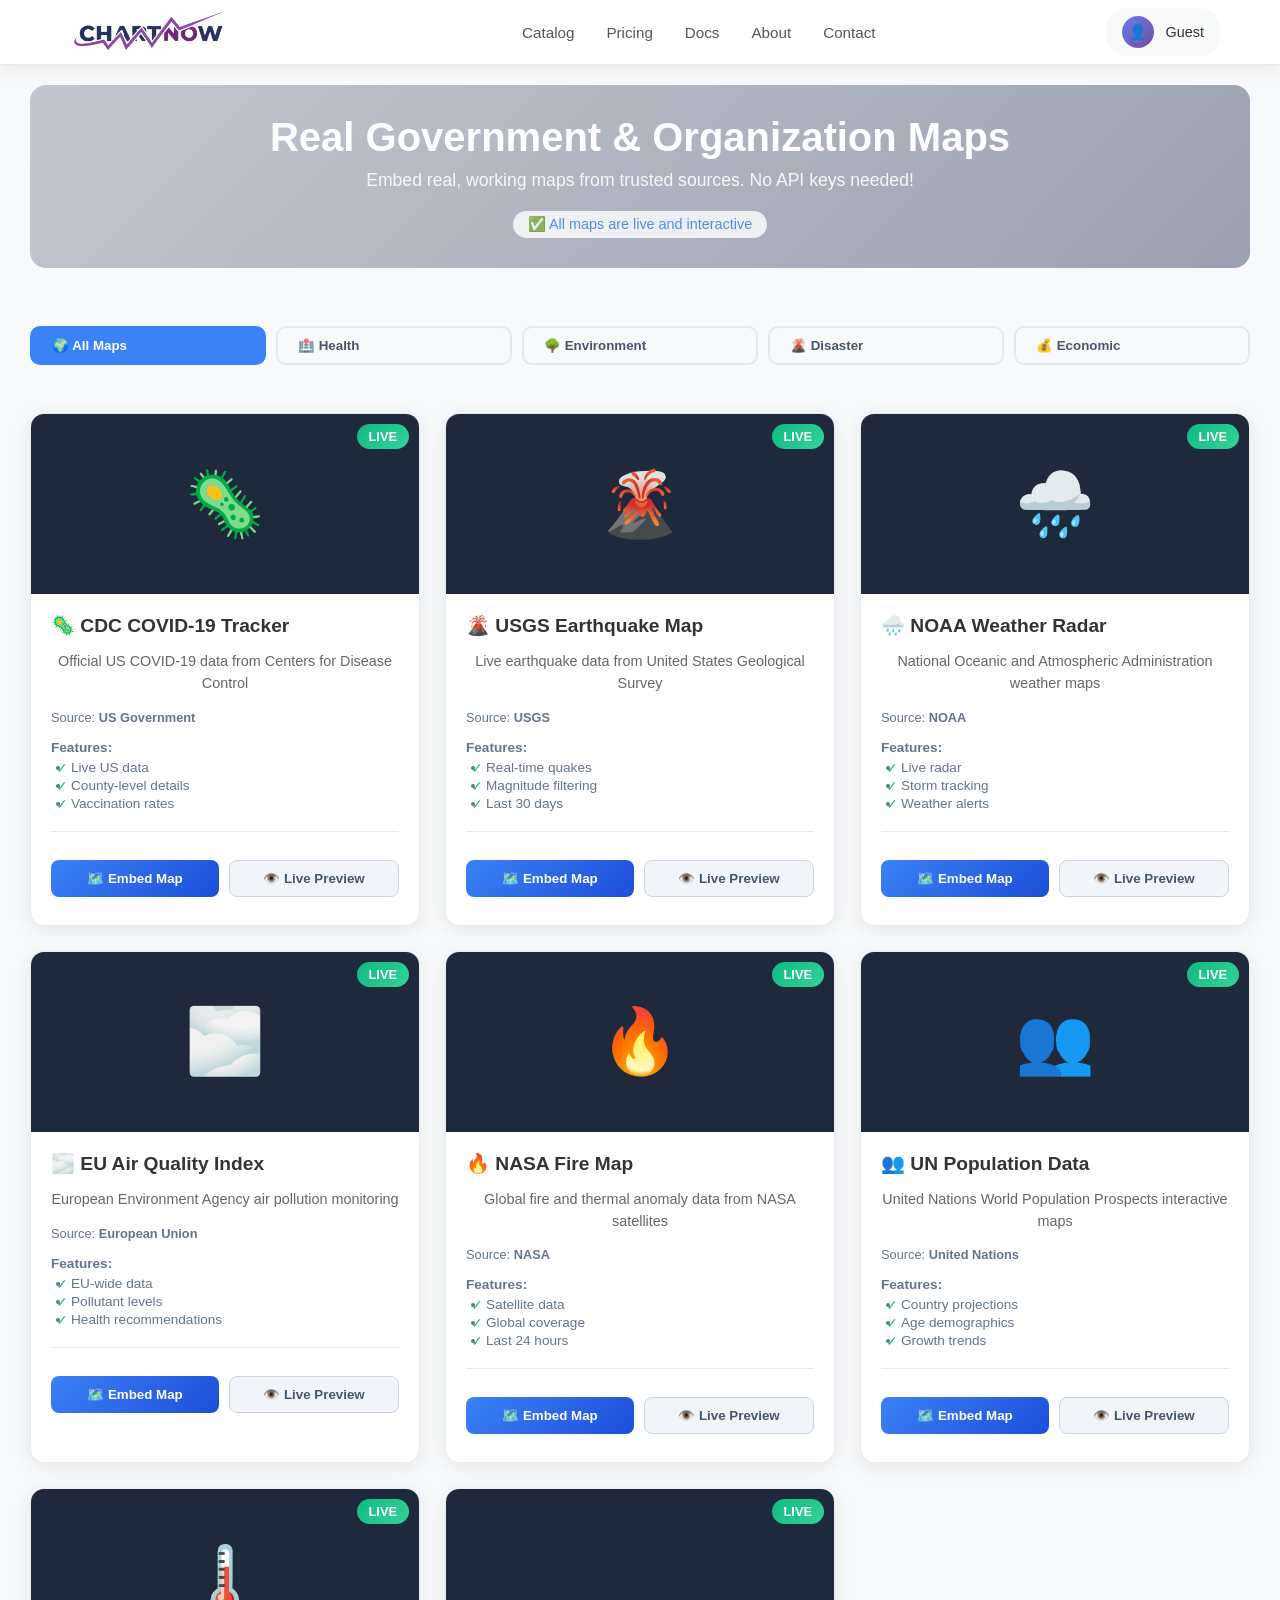
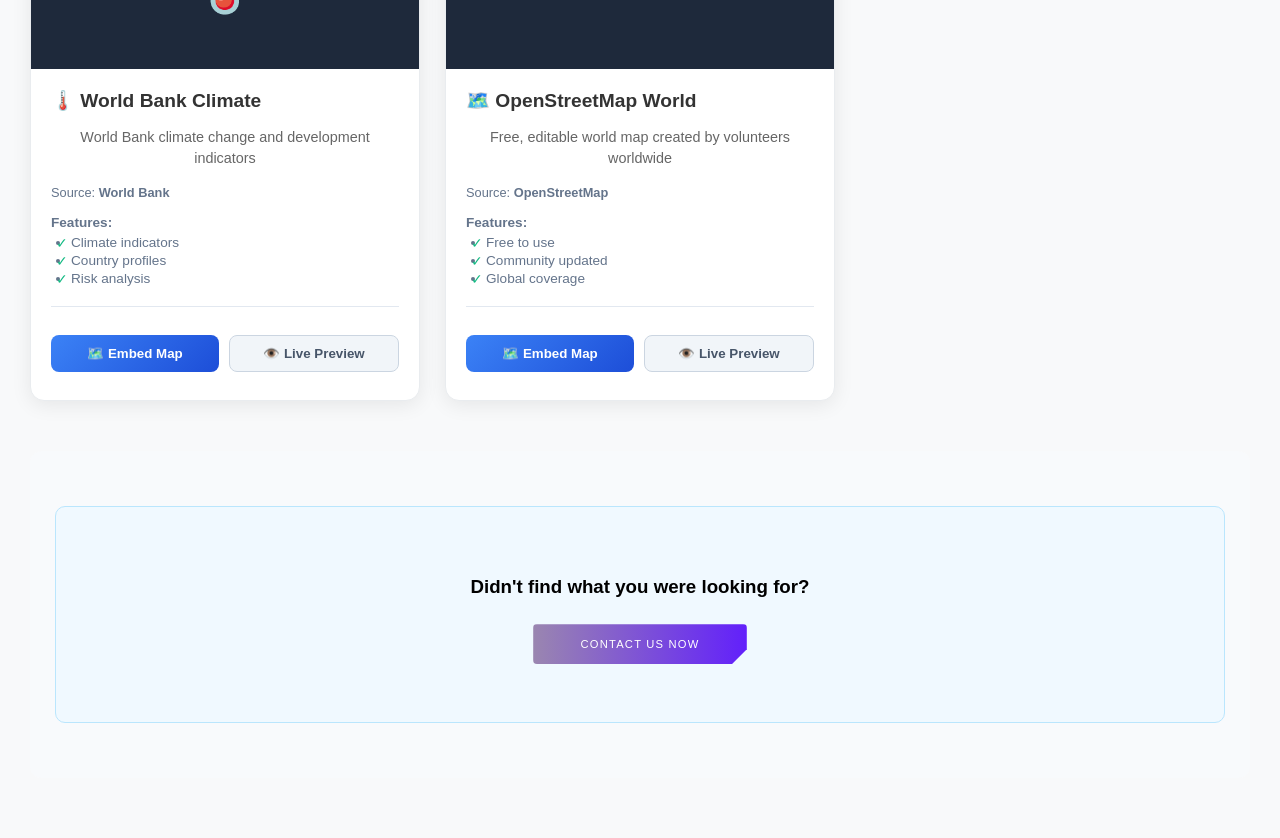
<file: templates.html>
<!DOCTYPE html>
<html lang="en">
  <head>
    <meta charset="UTF-8" />
    <meta name="viewport" content="width=device-width, initial-scale=1.0" />
    <title>Map Catalog - Data Visualization SaaS</title>
    <link rel="stylesheet" href="styles.css" />
    <style>
      /* Reuse templates styles and add map-specific */
      .catalog-container {
        max-width: 1400px;
        margin: 0 auto;
        padding: 20px 30px;
      }

      .catalog-header {
        text-align: center;
        margin-bottom: 40px;
        padding: 30px;
        background: linear-gradient(135deg, #c2c7cf 0%, #9ca1b1 100%, #3b82f6 0%);
        border-radius: 16px;
        color: white;
      }

      .catalog-header h1 {
        margin: 0;
        font-size: 2.5rem;
        margin-bottom: 10px;
      }

      .catalog-header p {
        font-size: 1.1rem;
        opacity: 0.9;
        max-width: 700px;
        margin: 0 auto 20px;
      }

      .category-tabs {
        display: flex;
        gap: 10px;
        margin-bottom: 30px;
        overflow-x: auto;
        padding: 10px 0;
      }

      .tab-btn {
        padding: 10px 20px;
        background: #f8f9fa;
        border: 2px solid #e2e8f0;
        border-radius: 10px;
        font-weight: 600;
        color: #475569;
        cursor: pointer;
        white-space: nowrap;
        transition: all 0.2s;
        display: flex;
        align-items: center;
        gap: 8px;
      }

      .tab-btn.active {
        background: #3b82f6;
        color: white;
        border-color: #3b82f6;
      }

      .maps-grid {
        display: grid;
        grid-template-columns: repeat(auto-fill, minmax(350px, 1fr));
        gap: 25px;
        margin-bottom: 50px;
      }

      .map-pack-card {
        background: white;
        border-radius: 14px;
        overflow: hidden;
        box-shadow: 0 4px 20px rgba(0, 0, 0, 0.08);
        transition: transform 0.3s, box-shadow 0.3s;
        border: 1px solid #e9ecef;
        position: relative;
      }

      .map-pack-card:hover {
        transform: translateY(-5px);
        box-shadow: 0 8px 30px rgba(0, 0, 0, 0.12);
      }

      .map-preview {
        height: 180px;
        background: #1e293b;
        display: flex;
        align-items: center;
        justify-content: center;
        position: relative;
        overflow: hidden;
      }

      .map-emoji {
        font-size: 4rem;
      }

      .map-badge {
        position: absolute;
        top: 10px;
        right: 10px;
        padding: 5px 12px;
        border-radius: 20px;
        font-size: 0.8rem;
        font-weight: 700;
        z-index: 2;
      }

      .free-badge {
        background: linear-gradient(135deg, #10b981 0%, #34d399 100%);
        color: white;
      }

      .map-info {
        padding: 20px;
      }

      .map-title {
        margin: 0;
        font-size: 1.2rem;
        color: #333;
        margin-bottom: 10px;
        display: flex;
        align-items: center;
        gap: 10px;
      }

      .map-description {
        color: #666;
        font-size: 0.9rem;
        line-height: 1.5;
        margin-bottom: 15px;
      }

      .map-features {
        font-size: 0.85rem;
        color: #64748b;
        margin: 15px 0;
      }

      .map-features ul {
        margin: 5px 0;
        padding-left: 20px;
      }

      .map-features li {
        margin: 3px 0;
        position: relative;
      }

      .map-features li:before {
        content: "✓";
        position: absolute;
        left: -15px;
        color: #10b981;
      }

      .map-actions {
        display: flex;
        gap: 10px;
        margin-top: 20px;
      }

      .map-btn {
        flex: 1;
        padding: 10px;
        border: none;
        border-radius: 8px;
        font-weight: 600;
        cursor: pointer;
        transition: all 0.2s;
        text-align: center;
      }

      .map-btn.primary {
        background: linear-gradient(135deg, #3b82f6 0%, #1d4ed8 100%);
        color: white;
      }

      .map-btn.secondary {
        background: #f1f5f9;
        color: #475569;
        border: 1px solid #cbd5e1;
      }

      .user-maps-section {
        background: #f8fafc;
        border-radius: 12px;
        padding: 25px;
        margin: 40px 0;
      }


      .upload-zone:hover {
        border-color: #3b82f6;
        background: #f0f7ff;
      }

      /* Real map preview iframes */
      .real-map-preview {
        width: 100%;
        height: 100%;
        border: none;
        display: none;
      }

      .map-preview.active .map-emoji {
        display: none;
      }

      .map-preview.active .real-map-preview {
        display: block;
      }
    </style>
  </head>
  <body class="dashboard-page">
    <!-- ===== PROFESSIONAL NAVBAR ===== -->
    <nav class="navbar">
      <div class="navbar-container">
        <!-- Logo & Brand -->
        <a href="home.html" class="navbar-brand">
          <img src="chartnow_logo_style5v2.png" alt="ChartNOW Logo" />
          <span class="brand-name"><span class="ai-text"></span></span>
        </a>

        <!-- Navigation Links -->
        <div class="navbar-links">
          <a href="templates.html" class="nav-link ">Catalog</a>
          <a href="#pricing" class="nav-link">Pricing</a>
          <a href="#docs" class="nav-link">Docs</a>
          <a href="#about" class="nav-link">About</a>
          <a href="#contact" class="nav-link">Contact</a>
        </div>

        <!-- User Section -->
        <div class="navbar-user">
          <div class="user-avatar">👤</div>
          <div class="user-name">Guest</div>
        </div>
      </div>
    </nav>

    <div class="catalog-container">
      <!-- Header -->
      <div class="catalog-header">
        <h1> Real Government & Organization Maps</h1>
        <p>
          Embed real, working maps from trusted sources. No API keys needed!
        </p>
        <div style="margin-top: 20px; font-size: 0.9rem; opacity: 0.8">
          <span
            style="
              background: white;
              color: #3b82f6;
              padding: 5px 15px;
              border-radius: 20px;
              display: inline-block;
            "
          >
            ✅ All maps are live and interactive
          </span>
        </div>
      </div>

      <!-- Category Tabs -->
      <div class="category-tabs">
        <button class="tab-btn active" onclick="filterMaps('all')">
          🌍 All Maps
        </button>
        <button class="tab-btn" onclick="filterMaps('health')">
          🏥 Health
        </button>
        <button class="tab-btn" onclick="filterMaps('environment')">
          🌳 Environment
        </button>
        <button class="tab-btn" onclick="filterMaps('disaster')">
          🌋 Disaster
        </button>
        <button class="tab-btn" onclick="filterMaps('economic')">
          💰 Economic
        </button>
      </div>

      <!-- Maps Grid -->
      <div class="maps-grid" id="mapsGrid">
        <!-- Maps will be loaded here by JavaScript -->
      </div>

      <!-- User Upload Section -->
      <div class="user-maps-section">
        <h2 style="margin-top: 0"></h2>
        <p></p>

  

      <!-- contact us now -->
      <div
        style="
          background: #f0f9ff;
          border: 1px solid #bae6fd;
          border-radius: 10px;
          padding: 50px;
          margin: 30px 0;
          text-align: center;
        "tive
          widgets
      >
        <h3 style="color:#667eea 0%, #764ba2 100%; margin-top: 0
        padding 5px ;
        text-align: center;
        ">Didn't find what you were looking for?</h3>
        <button class="contact-btn" onclick="contact_us">
          Contact Us Now
    </div>
    <style>.contact-btn{
  border-radius: .25rem;
  text-transform: uppercase;
  font-style: normal;
  font-weight: 400;
  padding-left: 25px;
  padding-right: 25px;
  color: #fff;
  -webkit-clip-path: polygon(0 0,0 0,100% 0,100% 0,100% calc(100% - 15px),calc(100% - 15px) 100%,15px 100%,0 100%);
  clip-path: polygon(0 0,0 0,100% 0,100% 0,100% calc(100% - 15px),calc(100% - 15px) 100%,15px 100%,0 100%);
  height: 40px;
  font-size: 0.7rem;
  line-height: 14px;
  letter-spacing: 1.2px;
  transition: .2s .1s;
  background-image: linear-gradient(90deg,#9a86b0,#6220fb);
  border: 0 solid;
  overflow: hidden;
  width: 20%;
}

button:hover {
  cursor: pointer;
  transition: all .3s ease-in;
  padding-right: 30px;
  padding-left: 30px;
}
    
    </style>
    <script>
      // REAL GOVERNMENT & ORGANIZATION MAPS
      const realMaps = [
        {
          id: "cdc_covid",
          title: "CDC COVID-19 Tracker",
          emoji: "🦠",
          category: "health",
          description:
            "Official US COVID-19 data from Centers for Disease Control",
          source: "US Government",
          url: "https://covid.cdc.gov/covid-data-tracker/#maps",
          features: [
            "Live US data",
            "County-level details",
            "Vaccination rates",
          ],
          embedCode:
            '<iframe src="https://covid.cdc.gov/covid-data-tracker/#maps" width="100%" height="500" frameborder="0"></iframe>',
        },
        {
          id: "usgs_earthquake",
          title: "USGS Earthquake Map",
          emoji: "🌋",
          category: "disaster",
          description:
            "Live earthquake data from United States Geological Survey",
          source: "USGS",
          url: "https://earthquake.usgs.gov/earthquakes/map/",
          features: ["Real-time quakes", "Magnitude filtering", "Last 30 days"],
          embedCode:
            '<iframe src="https://earthquake.usgs.gov/earthquakes/map/" width="100%" height="500" frameborder="0"></iframe>',
        },
        {
          id: "noaa_weather",
          title: "NOAA Weather Radar",
          emoji: "🌧️",
          category: "environment",
          description:
            "National Oceanic and Atmospheric Administration weather maps",
          source: "NOAA",
          url: "https://www.wpc.ncep.noaa.gov/national_radar/",
          features: ["Live radar", "Storm tracking", "Weather alerts"],
          embedCode:
            '<iframe src="https://www.wpc.ncep.noaa.gov/national_radar/" width="100%" height="500" frameborder="0"></iframe>',
        },
        {
          id: "europe_air",
          title: "EU Air Quality Index",
          emoji: "🌫️",
          category: "environment",
          description: "European Environment Agency air pollution monitoring",
          source: "European Union",
          url: "https://www.eea.europa.eu/data-and-maps/explore-interactive-maps/air-quality-index-map",
          features: [
            "EU-wide data",
            "Pollutant levels",
            "Health recommendations",
          ],
          embedCode:
            '<iframe src="https://www.eea.europa.eu/data-and-maps/explore-interactive-maps/air-quality-index-map" width="100%" height="500" frameborder="0"></iframe>',
        },
        {
          id: "nasa_fires",
          title: "NASA Fire Map",
          emoji: "🔥",
          category: "disaster",
          description:
            "Global fire and thermal anomaly data from NASA satellites",
          source: "NASA",
          url: "https://firms.modaps.eosdis.nasa.gov/map/",
          features: ["Satellite data", "Global coverage", "Last 24 hours"],
          embedCode:
            '<iframe src="https://firms.modaps.eosdis.nasa.gov/map/" width="100%" height="500" frameborder="0"></iframe>',
        },
        {
          id: "world_population",
          title: "UN Population Data",
          emoji: "👥",
          category: "economic",
          description:
            "United Nations World Population Prospects interactive maps",
          source: "United Nations",
          url: "https://population.un.org/wpp/Maps/",
          features: [
            "Country projections",
            "Age demographics",
            "Growth trends",
          ],
          embedCode:
            '<iframe src="https://population.un.org/wpp/Maps/" width="100%" height="500" frameborder="0"></iframe>',
        },
        {
          id: "worldbank_climate",
          title: "World Bank Climate",
          emoji: "🌡️",
          category: "environment",
          description: "World Bank climate change and development indicators",
          source: "World Bank",
          url: "https://climateknowledgeportal.worldbank.org/worldbank-climate-change-map",
          features: ["Climate indicators", "Country profiles", "Risk analysis"],
          embedCode:
            '<iframe src="https://climateknowledgeportal.worldbank.org/worldbank-climate-change-map" width="100%" height="500" frameborder="0"></iframe>',
        },
        {
          id: "openstreetmap",
          title: "OpenStreetMap World",
          emoji: "🗺️",
          category: "all",
          description:
            "Free, editable world map created by volunteers worldwide",
          source: "OpenStreetMap",
          url: "https://www.openstreetmap.org/",
          features: ["Free to use", "Community updated", "Global coverage"],
          embedCode:
            '<iframe src="https://www.openstreetmap.org/export/embed.html?bbox=-180,-90,180,90&layer=mapnik" width="100%" height="500" frameborder="0"></iframe>',
        },
      ];

      // Render all maps on page load
      document.addEventListener("DOMContentLoaded", function () {
        renderMaps("all");

        // Add click handlers for preview buttons
        document.addEventListener("click", function (e) {
          if (e.target.classList.contains("preview-btn")) {
            const mapId = e.target.dataset.mapId;
            showMapPreview(mapId);
          }
        });
      });

      // Render maps based on category
      function renderMaps(category) {
        const grid = document.getElementById("mapsGrid");
        grid.innerHTML = "";

        const maps =
          category === "all"
            ? realMaps
            : realMaps.filter(
                (map) => map.category === category || map.category === "all"
              );

        if (maps.length === 0) {
          grid.innerHTML =
            '<div class="no-results">No maps found in this category</div>';
          return;
        }

        maps.forEach((map) => {
          const card = createMapCard(map);
          grid.appendChild(card);
        });
      }

      // Create map card HTML
      function createMapCard(map) {
        const card = document.createElement("div");
        card.className = "map-pack-card";

        // Create preview iframe
        const previewIframe =
          map.id === "openstreetmap"
            ? `<iframe src="https://www.openstreetmap.org/export/embed.html?bbox=-20,35,50,60&layer=mapnik" class="real-map-preview"></iframe>`
            : `<div class="map-emoji">${map.emoji}</div>`;

        card.innerHTML = `
          <div class="map-preview" id="preview-${map.id}">
            ${previewIframe}
            <span class="map-badge free-badge">LIVE</span>
          </div>
          <div class="map-info">
            <h3 class="map-title">
              ${map.emoji} ${map.title}
            </h3>
            <p class="map-description">${map.description}</p>
            <div style="font-size: 0.8rem; color: #64748b; margin: 8px 0;">
              Source: <strong>${map.source}</strong>
            </div>
            
            <div class="map-features">
              <strong>Features:</strong>
              <ul>
                ${map.features.map((feature) => `<li>${feature}</li>`).join("")}
              </ul>
            </div>
            
            <div class="map-actions">
              <button class="map-btn primary" onclick="embedRealMap('${
                map.id
              }')">
                🗺️ Embed Map
              </button>
              <button class="map-btn secondary preview-btn" data-map-id="${
                map.id
              }">
                👁️ Live Preview
              </button>
            </div>
          </div>
        `;

        return card;
      }

      // Filter maps by category
      function filterMaps(category) {
        // Update active tab
        document.querySelectorAll(".tab-btn").forEach((btn) => {
          btn.classList.remove("active");
        });
        event.target.classList.add("active");

        // Render filtered maps
        renderMaps(category);
      }

      // Embed real map into dashboard
      function embedRealMap(mapId) {
        const map = realMaps.find((m) => m.id === mapId);
        if (!map) return;

        // Create map config for dashboard
        const mapConfig = {
          visualizationType: "embedded_map",
          title: map.title,
          mapType: "iframe",
          mapUrl: map.url,
          embedCode: map.embedCode,
          source: map.source,
          createdAt: new Date().toISOString(),
        };

        // Get existing dashboard charts
        const savedCharts = JSON.parse(
          localStorage.getItem("dashboardCharts") || "[]"
        );
        savedCharts.push(mapConfig);
        localStorage.setItem("dashboardCharts", JSON.stringify(savedCharts));

        // Show success message with option to go to dashboard
        if (
          confirm(
            `✅ "${map.title}" added to dashboard!\n\nGo to dashboard now?`
          )
        ) {
          window.location.href = "dashboard.html";
        }
      }

      // Show live preview of map
      function showMapPreview(mapId) {
        const map = realMaps.find((m) => m.id === mapId);
        if (!map) return;

        const previewHTML = `
          <div style="max-width: 90vw; max-height: 90vh; width: 900px; background: white; border-radius: 12px; overflow: hidden;">
            <div style="padding: 20px; border-bottom: 1px solid #e2e8f0; display: flex; justify-content: space-between; align-items: center;">
              <h3 style="margin: 0;">${map.emoji} ${map.title}</h3>
              <button onclick="this.closest('.modal').remove()" style="background: none; border: none; font-size: 1.5rem; cursor: pointer;">×</button>
            </div>
            <div style="height: 500px;">
              ${map.embedCode}
            </div>
            <div style="padding: 15px; background: #f8fafc; border-top: 1px solid #e2e8f0; display: flex; gap: 10px;">
              <button onclick="embedRealMap('${mapId}')" style="flex: 1; padding: 12px; background: #3b82f6; color: white; border: none; border-radius: 8px; font-weight: 600; cursor: pointer;">
                Embed in Dashboard
              </button>
              <a href="${map.url}" target="_blank" style="padding: 12px; background: #f1f5f9; border: 1px solid #cbd5e1; border-radius: 8px; text-decoration: none; color: #475569; font-weight: 600;">
                Open Original
              </a>
            </div>
          </div>
        `;

        // Create modal
        const modal = document.createElement("div");
        modal.className = "modal";
        modal.style.cssText = `
          position: fixed;
          top: 0;
          left: 0;
          width: 100%;
          height: 100%;
          background: rgba(0,0,0,0.7);
          display: flex;
          align-items: center;
          justify-content: center;
          z-index: 10000;
          backdrop-filter: blur(3px);
        `;
        modal.innerHTML = previewHTML;
        document.body.appendChild(modal);

        // Close on background click
        modal.addEventListener("click", (e) => {
          if (e.target === modal) modal.remove();
        });
      }

      // Handle file upload
      function handleFileSelect(event) {
        const file = event.target.files[0];
        processUploadedFile(file);
      }

      function handleFileDrop(event) {
        event.preventDefault();
        event.currentTarget.classList.remove("dragover");
        const file = event.dataTransfer.files[0];
        processUploadedFile(file);
      }

      function processUploadedFile(file) {
        if (!file) return;
        alert(`File "${file.name}" uploaded. Map builder would open here.`);
        // In production: parse file and open map builder with data
      }

      // Open simple map builder
      function openMapBuilder() {
        const builderHTML = `
          <div style="max-width: 500px; padding: 30px; background: white; border-radius: 12px;">
            <h3 style="margin-top: 0;">🛠️ Quick Map Builder</h3>
            <p>Enter coordinates manually or upload a file:</p>
            
            <div style="margin: 20px 0;">
              <label style="display: block; margin-bottom: 8px; font-weight: 600;">Map Title</label>
              <input type="text" id="mapTitle" placeholder="My Custom Map" style="width: 100%; padding: 10px; border: 2px solid #e2e8f0; border-radius: 8px;">
            </div>
            
            <div style="display: grid; grid-template-columns: 1fr 1fr; gap: 10px; margin: 20px 0;">
              <div>
                <label style="display: block; margin-bottom: 8px;">Center Latitude</label>
                <input type="number" id="centerLat" value="40.7128" step="0.0001" style="width: 100%; padding: 10px; border: 2px solid #e2e8f0; border-radius: 8px;">
              </div>
              <div>
                <label style="display: block; margin-bottom: 8px;">Center Longitude</label>
                <input type="number" id="centerLng" value="-74.0060" step="0.0001" style="width: 100%; padding: 10px; border: 2px solid #e2e8f0; border-radius: 8px;">
              </div>
            </div>
            
            <div style="margin: 20px 0;">
              <label style="display: block; margin-bottom: 8px; font-weight: 600;">Zoom Level</label>
              <input type="range" id="zoomLevel" min="1" max="18" value="12" style="width: 100%;">
              <div style="display: flex; justify-content: space-between; font-size: 0.9rem; color: #64748b;">
                <span>World</span><span>Street</span>
              </div>
            </div>
            
            <div style="display: flex; gap: 10px; margin-top: 30px;">
              <button onclick="createCustomMap()" style="flex: 1; padding: 12px; background: #3b82f6; color: white; border: none; border-radius: 8px; font-weight: 600; cursor: pointer;">
                Create Map
              </button>
              <button onclick="this.closest('.modal').remove()" style="padding: 12px; background: #f1f5f9; border: 1px solid #cbd5e1; border-radius: 8px; font-weight: 600; cursor: pointer;">
                Cancel
              </button>
            </div>
          </div>
        `;

        const modal = document.createElement("div");
        modal.className = "modal";
        modal.style.cssText = `
          position: fixed;
          top: 0;
          left: 0;
          width: 100%;
          height: 100%;
          background: rgba(0,0,0,0.5);
          display: flex;
          align-items: center;
          justify-content: center;
          z-index: 10000;
        `;
        modal.innerHTML = builderHTML;
        document.body.appendChild(modal);

        modal.addEventListener("click", (e) => {
          if (e.target === modal) modal.remove();
        });
      }

      function createCustomMap() {
        const title = document.getElementById("mapTitle").value || "Custom Map";
        const lat =
          parseFloat(document.getElementById("centerLat").value) || 40.7128;
        const lng =
          parseFloat(document.getElementById("centerLng").value) || -74.006;
        const zoom = parseInt(document.getElementById("zoomLevel").value) || 12;

        const mapConfig = {
          visualizationType: "custom_map",
          title: title,
          mapType: "custom",
          center: [lat, lng],
          zoom: zoom,
          createdAt: new Date().toISOString(),
        };

        const savedCharts = JSON.parse(
          localStorage.getItem("dashboardCharts") || "[]"
        );
        savedCharts.push(mapConfig);
        localStorage.setItem("dashboardCharts", JSON.stringify(savedCharts));

        document.querySelector(".modal").remove();

        if (confirm(`✅ "${title}" created!\n\nGo to dashboard to view it?`)) {
          window.location.href = "dashboard.html";
        }
      }
    </script>
  </body>
</html>
</file>
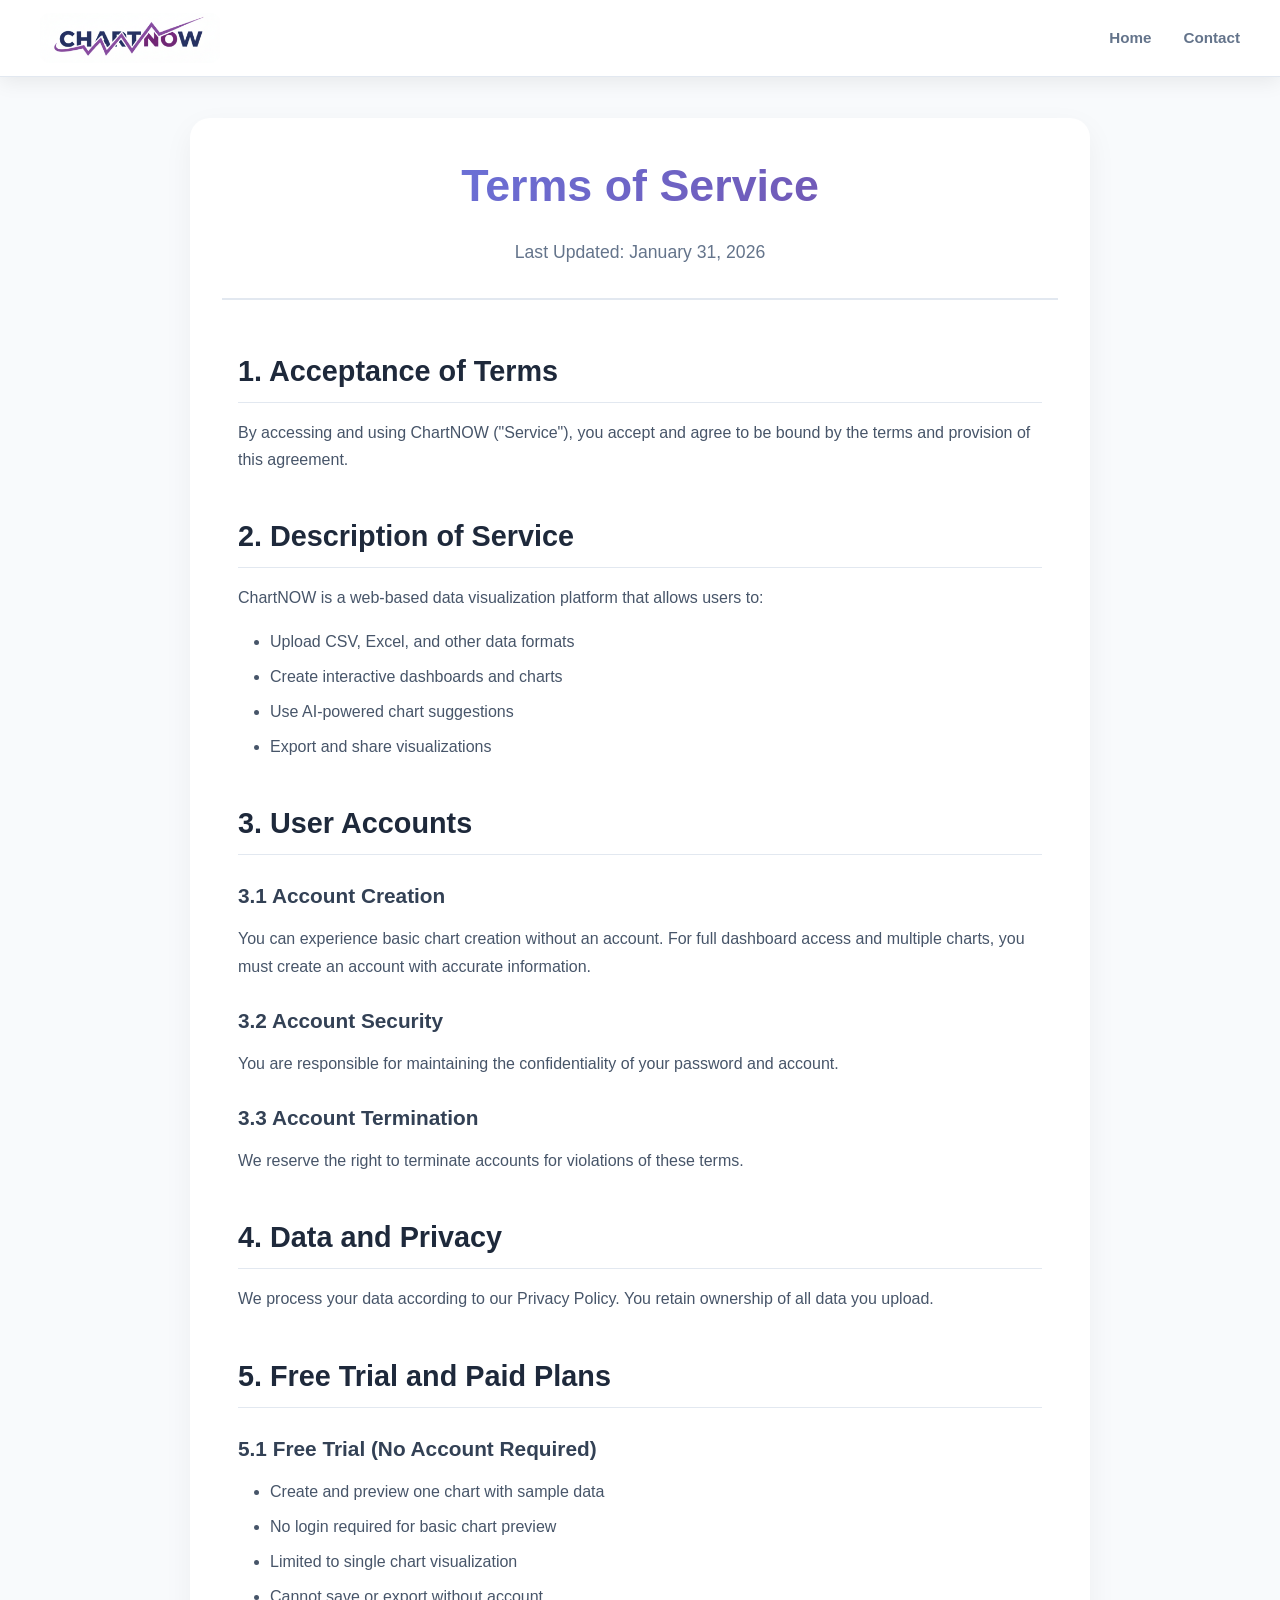
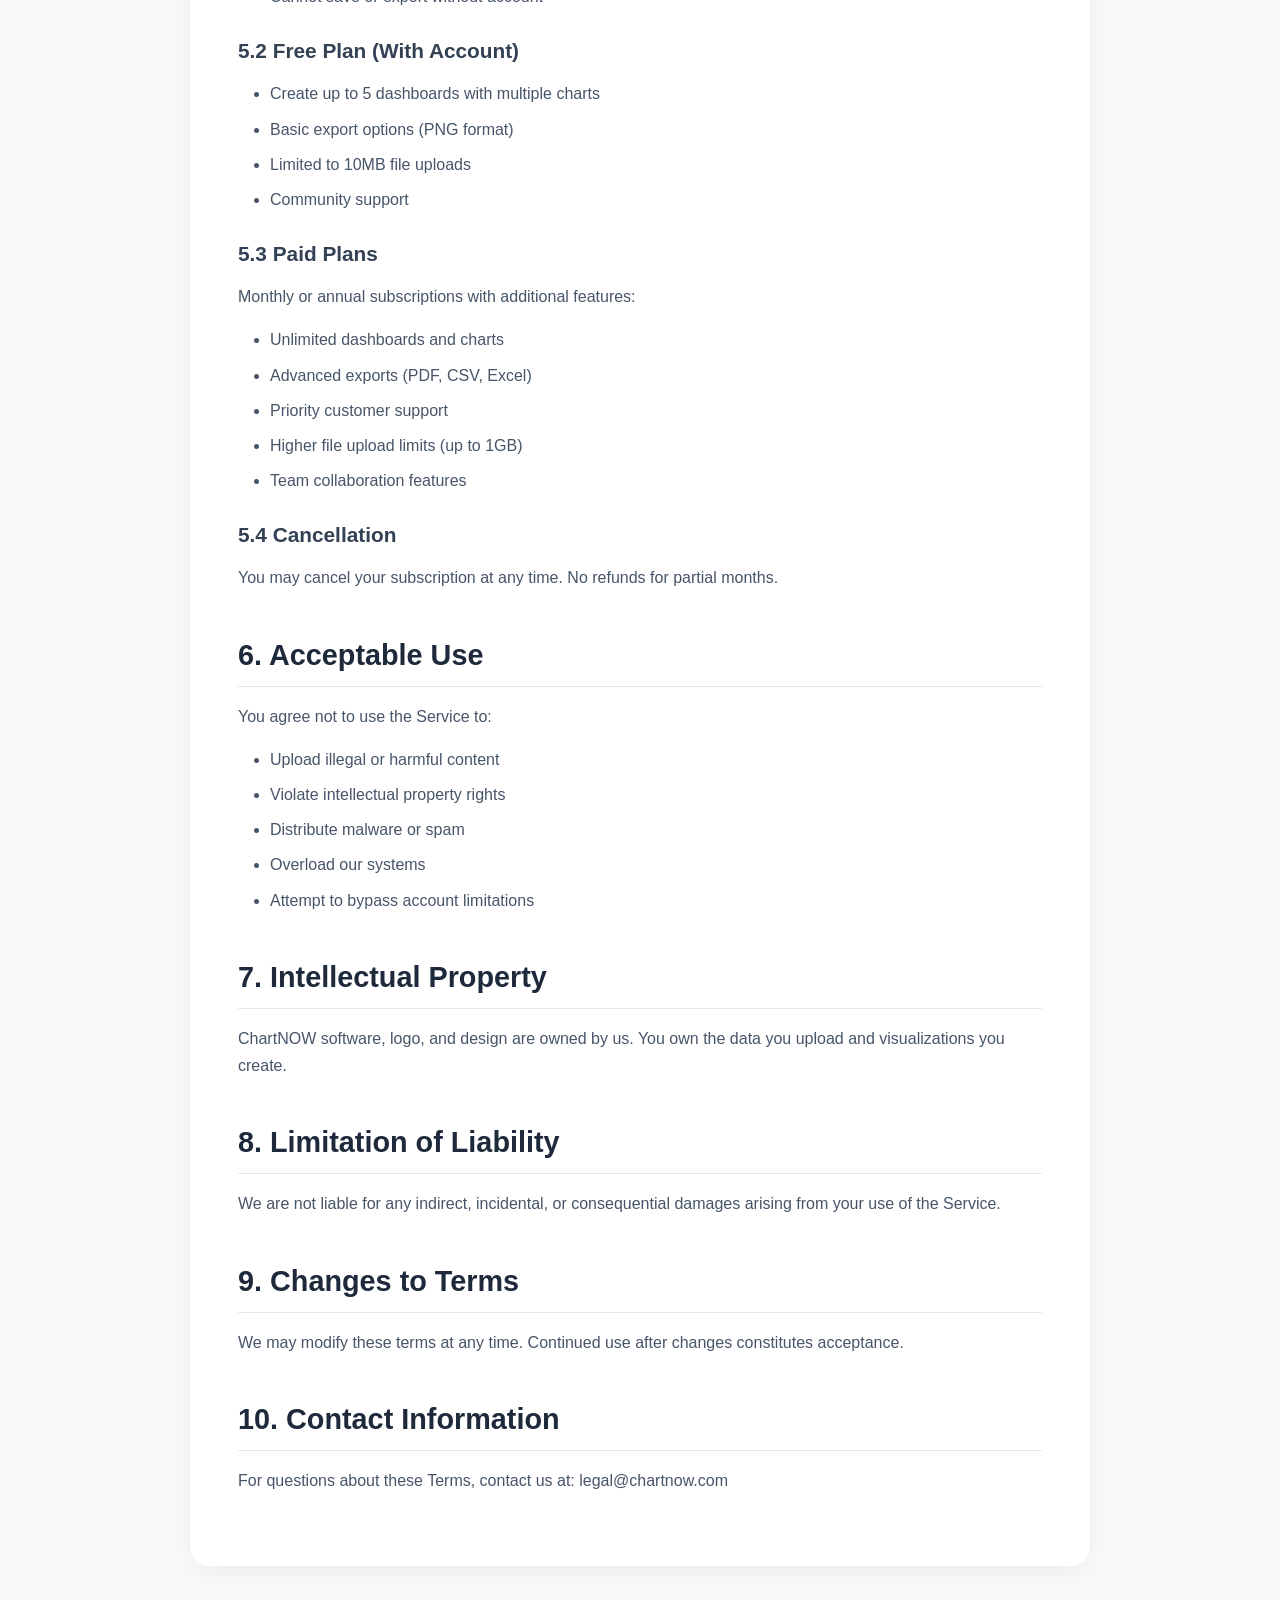
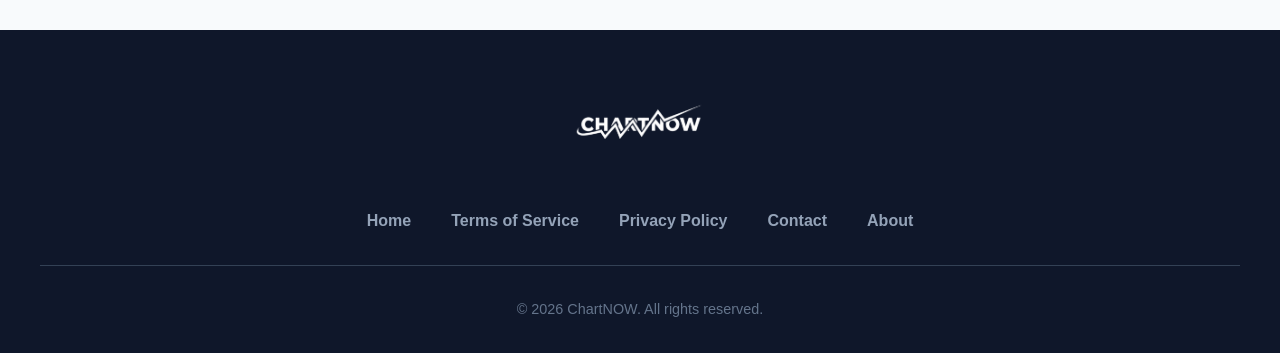
<file: terms.html>
<!DOCTYPE html>
<html lang="en">
  <head>
    <meta charset="UTF-8" />
    <meta name="viewport" content="width=device-width, initial-scale=1.0" />
    <title>Terms of Service - ChartNOW</title>
    <style>
      /* ===== RESET & BASE ===== */
      * {
        box-sizing: border-box;
        margin: 0;
        padding: 0;
        font-family: "Segoe UI", Arial, sans-serif;
      }

      body {
        background: #f8fafc;
        color: #1e293b;
        line-height: 1.6;
        padding-top: 70px;
      }

      /* ===== FIXED NAVBAR ===== */
      .navbar {
        position: fixed;
        top: 0;
        left: 0;
        width: 100%;
        background: white;
        box-shadow: 0 4px 20px rgba(0, 0, 0, 0.08);
        z-index: 1000;
        padding: 0.8rem 2rem;
        border-bottom: 1px solid #e2e8f0;
      }

      .navbar-container {
        max-width: 1200px;
        margin: 0 auto;
        display: flex;
        justify-content: space-between;
        align-items: center;
      }

      .navbar-brand {
        display: flex;
        align-items: center;
        gap: 12px;
        text-decoration: none;
      }

      .navbar-brand img {
        height: 80px; /* Match your logo container height */
        width: auto; /* Maintain aspect ratio */
        max-width: 400px; /* Optional: limit maximum width */
        object-fit: contain; /* Keep image proportions */
      }

      /* If you want the image to be exactly the same size as the logo container */
      .navbar-brand img {
        height: 50px;
        width: 180px; /* Square image */
        border-radius: 10px; /* Match your logo container */
        object-fit: cover; /* Crop if needed */
      }

      .brand-name {
        font-size: 1.4rem;
        font-weight: 800;
        color: #1e293b;
        letter-spacing: -0.5px;
      }

      .ai-text {
        background: linear-gradient(135deg, #3b82f6, #8b5cf6);
        -webkit-background-clip: text;
        -webkit-text-fill-color: transparent;
        background-clip: text;
      }

      .navbar-links {
        display: flex;
        gap: 2rem;
        align-items: center;
      }

      .nav-link {
        color: #64748b;
        text-decoration: none;
        font-weight: 600;
        font-size: 0.95rem;
        transition: color 0.3s;
        padding: 0.5rem 0;
        position: relative;
      }

      .nav-link:hover {
        color: #3b82f6;
      }

      .nav-link::after {
        content: "";
        position: absolute;
        bottom: 0;
        left: 0;
        width: 0;
        height: 2px;
        background: linear-gradient(135deg, #3b82f6, #8b5cf6);
        transition: width 0.3s;
      }

      .nav-link:hover::after {
        width: 100%;
      }

      /* ===== TERMS CONTENT ===== */
      .terms-container {
        max-width: 900px;
        margin: 3rem auto;
        padding: 2rem;
        background: white;
        border-radius: 20px;
        box-shadow: 0 10px 30px rgba(0, 0, 0, 0.05);
      }

      .terms-header {
        text-align: center;
        margin-bottom: 3rem;
        padding-bottom: 2rem;
        border-bottom: 2px solid #e2e8f0;
      }

      .terms-header h1 {
        font-size: 2.8rem;
        font-weight: 800;
        margin-bottom: 1rem;
        background: linear-gradient(135deg, #667eea 0%, #764ba2 100%);
        -webkit-background-clip: text;
        -webkit-text-fill-color: transparent;
        background-clip: text;
      }

      .terms-header p {
        color: #64748b;
        font-size: 1.1rem;
      }

      .terms-content {
        padding: 0 1rem;
      }

      .terms-section {
        margin-bottom: 2.5rem;
      }

      .terms-section h2 {
        font-size: 1.8rem;
        font-weight: 700;
        color: #1e293b;
        margin-bottom: 1rem;
        padding-bottom: 0.5rem;
        border-bottom: 1px solid #e2e8f0;
      }

      .terms-section h3 {
        font-size: 1.3rem;
        font-weight: 600;
        color: #334155;
        margin: 1.5rem 0 0.8rem;
      }

      .terms-section p,
      .terms-section ul {
        color: #475569;
        margin-bottom: 1rem;
        line-height: 1.7;
      }

      .terms-section ul {
        padding-left: 2rem;
      }

      .terms-section li {
        margin-bottom: 0.5rem;
      }

      /* ===== FOOTER ===== */
      .site-footer {
        background: #0f172a;
        color: #cbd5e1;
        padding: 3rem 2rem 2rem;
        margin-top: 4rem;
      }

      .footer-container {
        max-width: 1200px;
        margin: 0 auto;
        text-align: center;
      }

      .footer-links {
        display: flex;
        justify-content: center;
        gap: 2.5rem;
        margin: 2rem 0;
        flex-wrap: wrap;
      }

      .footer-links a {
        color: #94a3b8;
        text-decoration: none;
        font-weight: 600;
        transition: color 0.3s;
      }

      .footer-links a:hover {
        color: #60a5fa;
      }

      .footer-copyright {
        font-size: 0.9rem;
        color: #64748b;
        padding-top: 2rem;
        border-top: 1px solid #334155;
      }
      img[src="chartnow_white.png"] {
        width: 150px;
        height: 90px;
      }

      /* ===== RESPONSIVE ===== */
      @media (max-width: 768px) {
        .navbar {
          padding: 0.8rem 1rem;
        }

        .terms-container {
          margin: 2rem 1rem;
          padding: 1.5rem;
        }

        .terms-header h1 {
          font-size: 2.2rem;
        }

        .footer-links {
          flex-direction: column;
          gap: 1rem;
        }
      }
    </style>
  </head>
  <body>
    <!-- ===== NAVBAR ===== -->
    <nav class="navbar">
      <div class="navbar-container">
        <a href="index.html" class="navbar-brand">
          <img src=".\pics\chartnow_logo_style5v2.png" alt="ChartNOW Logo" />
        </a>
        <div class="navbar-links">
          <a href="index.html" class="nav-link">Home</a>
          <a href="contact.html" class="nav-link">Contact</a>
        </div>
      </div>
    </nav>

    <!-- ===== TERMS CONTENT ===== -->
    <!-- ===== TERMS CONTENT ===== -->
    <div class="terms-container">
      <div class="terms-header">
        <h1>Terms of Service</h1>
        <p>Last Updated: January 31, 2026</p>
      </div>

      <div class="terms-content">
        <div class="terms-section">
          <h2>1. Acceptance of Terms</h2>
          <p>
            By accessing and using ChartNOW ("Service"), you accept and agree to
            be bound by the terms and provision of this agreement.
          </p>
        </div>

        <div class="terms-section">
          <h2>2. Description of Service</h2>
          <p>
            ChartNOW is a web-based data visualization platform that allows
            users to:
          </p>
          <ul>
            <li>Upload CSV, Excel, and other data formats</li>
            <li>Create interactive dashboards and charts</li>
            <li>Use AI-powered chart suggestions</li>
            <li>Export and share visualizations</li>
          </ul>
        </div>

        <div class="terms-section">
          <h2>3. User Accounts</h2>
          <h3>3.1 Account Creation</h3>
          <p>
            You can experience basic chart creation without an account. For full
            dashboard access and multiple charts, you must create an account
            with accurate information.
          </p>

          <h3>3.2 Account Security</h3>
          <p>
            You are responsible for maintaining the confidentiality of your
            password and account.
          </p>

          <h3>3.3 Account Termination</h3>
          <p>
            We reserve the right to terminate accounts for violations of these
            terms.
          </p>
        </div>

        <div class="terms-section">
          <h2>4. Data and Privacy</h2>
          <p>
            We process your data according to our Privacy Policy. You retain
            ownership of all data you upload.
          </p>
        </div>

        <div class="terms-section">
          <h2>5. Free Trial and Paid Plans</h2>

          <h3>5.1 Free Trial (No Account Required)</h3>
          <ul>
            <li>Create and preview one chart with sample data</li>
            <li>No login required for basic chart preview</li>
            <li>Limited to single chart visualization</li>
            <li>Cannot save or export without account</li>
          </ul>

          <h3>5.2 Free Plan (With Account)</h3>
          <ul>
            <li>Create up to 5 dashboards with multiple charts</li>
            <li>Basic export options (PNG format)</li>
            <li>Limited to 10MB file uploads</li>
            <li>Community support</li>
          </ul>

          <h3>5.3 Paid Plans</h3>
          <p>Monthly or annual subscriptions with additional features:</p>
          <ul>
            <li>Unlimited dashboards and charts</li>
            <li>Advanced exports (PDF, CSV, Excel)</li>
            <li>Priority customer support</li>
            <li>Higher file upload limits (up to 1GB)</li>
            <li>Team collaboration features</li>
          </ul>

          <h3>5.4 Cancellation</h3>
          <p>
            You may cancel your subscription at any time. No refunds for partial
            months.
          </p>
        </div>

        <div class="terms-section">
          <h2>6. Acceptable Use</h2>
          <p>You agree not to use the Service to:</p>
          <ul>
            <li>Upload illegal or harmful content</li>
            <li>Violate intellectual property rights</li>
            <li>Distribute malware or spam</li>
            <li>Overload our systems</li>
            <li>Attempt to bypass account limitations</li>
          </ul>
        </div>

        <div class="terms-section">
          <h2>7. Intellectual Property</h2>
          <p>
            ChartNOW software, logo, and design are owned by us. You own the
            data you upload and visualizations you create.
          </p>
        </div>

        <div class="terms-section">
          <h2>8. Limitation of Liability</h2>
          <p>
            We are not liable for any indirect, incidental, or consequential
            damages arising from your use of the Service.
          </p>
        </div>

        <div class="terms-section">
          <h2>9. Changes to Terms</h2>
          <p>
            We may modify these terms at any time. Continued use after changes
            constitutes acceptance.
          </p>
        </div>

        <div class="terms-section">
          <h2>10. Contact Information</h2>
          <p>
            For questions about these Terms, contact us at: legal@chartnow.com
          </p>
        </div>
      </div>
    </div>

    <!-- ===== FOOTER ===== -->
    <footer class="site-footer">
      <div class="footer-container">
        <div class="footer-logo">
          <img
            src=".\pics\chartnow_white.png"
            alt="ChartNOW Logo"
            width="150"
            height="90"
          />
        </div>
        <div class="footer-links">
          <a href="index.html">Home</a>
          <a href="terms.html">Terms of Service</a>
          <a href="privacy.html">Privacy Policy</a>
          <a href="contact.html">Contact</a>
          <a href="about.html">About</a>
        </div>
        <div class="footer-copyright">
          © 2026 ChartNOW. All rights reserved.
        </div>
      </div>
    </footer>
  </body>
</html>
</file>
<file: styles.css>
/* styles.css - All CSS for CSV Dashboard Builder */

* {
    box-sizing: border-box;
    font-family: Arial, sans-serif;
  }
  
  body {
    margin: 20px;
    background: #f5f5f5;
  }
  
  .container {
    display: grid;
    grid-template-columns: 300px 1fr;
    gap: 20px;
    height: 90vh;
  }
  
  .sidebar {
    background: white;
    padding: 20px;
    border-radius: 10px;
    box-shadow: 0 2px 10px rgba(0, 0, 0, 0.1);
    overflow-y: auto;
    scrollbar-width: thin;
    scrollbar-color: #cbd5e1 transparent;
  }
  
  .main-content {
    display: flex;
    flex-direction: column;
    gap: 20px;
  }
  
  .chart-controls {
    background: white;
    padding: 20px;
    border-radius: 10px;
    box-shadow: 0 2px 10px rgba(0, 0, 0, 0.1);
  }
  
  .chart-container {
    flex: 1;
    background: white;
    padding: 20px;
    border-radius: 10px;
    box-shadow: 0 2px 10px rgba(0, 0, 0, 0.1);
    min-height: 400px;
    size: 50%;
  }
  
  .data-preview {
    background: white;
    padding: 20px;
    border-radius: 10px;
    box-shadow: 0 2px 10px rgba(0, 0, 0, 0.1);
    max-height: 300px;
    overflow-y: auto;
  }
  
  .variables-list {
    margin: 15px 0;
    max-height: 200px;
    overflow-y: auto;
    border: 1px solid #ddd;
    padding: 10px;
    border-radius: 5px;
  }
  
  .variable-item {
    padding: 8px;
    margin: 5px 0;
    background: #f8f9fa;
    border-radius: 4px;
    cursor: move;
    border-left: 4px solid #5a6fd8;
  }
  
  .drop-zone {
    border: 2px dashed #5a6fd8;
    padding: 20px;
    text-align: center;
    border-radius: 10px;
    background: #f8f9fa;
    cursor: pointer;
    margin: 10px 0;
  }
  
  .drop-zone:hover {
    background: #e9ecef;
  }
  
  .control-group {
    margin: 15px 0;
    padding: 15px;
    border: 1px solid #eee;
    border-radius: 5px;
  }
  
  select,
  button,
  input {
    width: 100%;
    padding: 10px;
    margin: 8px 0;
    border: 1px solid #ddd;
    border-radius: 4px;
  }
  
  button {
    background: linear-gradient(135deg, #667eea 0%, #764ba2 100%);
    color: white;
    border: none;
    cursor: pointer;
    font-weight: bold;
  }
  
  button:hover {
    background: linear-gradient(135deg, #5a6fd8 0%, #6a4190 100%);
  }
  
  .feature-icon img {
    width: 50px;
    height: 50px;
    object-fit: contain;
  }
  
  .btn img {
    width: 20px;
    height: 20px;
    margin-right: 8px;
    vertical-align: middle;
  }
  /* === PROFESSIONAL CHART TYPE SELECTOR === */
.chart-type-buttons {
  display: grid;
  grid-template-columns: repeat(auto-fill, minmax(120px, 1fr));
  gap: 12px;
  margin: 20px 0;
  padding: 20px;
  background: #ffffff;
  border-radius: 16px;
  border: 1px solid #e2e8f0;
  box-shadow: 0 4px 20px rgba(0, 0, 0, 0.04);
}

/* Base button style - Clean & Modern */
.chart-btn {
  padding: 14px 12px;
  border: none;
  border-radius: 12px;
  background: #f8fafc;
  color: #475569;
  font-weight: 600;
  font-size: 0.95rem;
  cursor: pointer;
  transition: all 0.25s cubic-bezier(0.4, 0, 0.2, 1);
  display: flex;
  flex-direction: column;
  align-items: center;
  justify-content: center;
  gap: 8px;
  position: relative;
  overflow: hidden;
  border: 1px solid #e2e8f0;
}

/* Button icon/emoji */
.chart-btn::before {
  font-size: 1.5rem;
  margin-bottom: 4px;
}

/* Hover Effect */
.chart-btn:hover {
  background: #edf2f7;
  color: #1e293b;
  border-color: #cbd5e1;
  transform: translateY(-2px);
  box-shadow: 0 6px 16px rgba(0, 0, 0, 0.08);
}

/* Active/Selected State */
.chart-btn.active {
  background: linear-gradient(135deg, #667eea 0%, #764ba2 100%);
  color: white;
  border-color: #764ba2;
  box-shadow: 0 4px 14px rgba(102, 126, 234, 0.35);
}



/* Tooltip for chart type descriptions */
.chart-btn {
  position: relative;
}

.chart-btn:hover::after {
  content: attr(title);
  position: absolute;
  bottom: 100%;
  left: 50%;
  transform: translateX(-50%);
  background: #1e293b;
  color: white;
  padding: 8px 12px;
  border-radius: 8px;
  font-size: 0.8rem;
  font-weight: 500;
  white-space: nowrap;
  z-index: 100;
  margin-bottom: 8px;
  box-shadow: 0 4px 12px rgba(0, 0, 0, 0.15);
}

.chart-btn:hover::before {
  content: '';
  position: absolute;
  bottom: 100%;
  left: 50%;
  transform: translateX(-50%);
  border: 6px solid transparent;
  border-top-color: #1e293b;
  margin-bottom: -4px;
  z-index: 101;
}
  
  table {
    width: 100%;
    border-collapse: collapse;
    font-size: 12px;
  }
  
  th,
  td {
    border: 1px solid #ddd;
    padding: 8px;
    text-align: left;
  }
  
  th {
    background: #f8f9fa;
    font-weight: bold;
  }
  
  tr:nth-child(even) {
    background: #f8f9fa;
  }
  
  /* AI Section Styles */
  .ai-section {
    margin-top: 20px;
    padding: 15px;
    background: #f8f9fa;
    border-radius: 8px;
    border: 1px solid #e9ecef;
  }
  
  .ai-section h3 {
    margin-top: 0;
    margin-bottom: 15px;
    color: #333;
  }
  
  .ai-section textarea {
    width: 100%;
    box-sizing: border-box;
    min-height: 80px;
    padding: 10px;
    border: 1px solid #ddd;
    border-radius: 5px;
    font-size: 14px;
    resize: vertical;
    margin-bottom: 10px;
  }
  
  .ai-section button {
    width: 100%;
    box-sizing: border-box;
    background: linear-gradient(135deg, #667eea 0%, #764ba2 100%);
  }
  
  .ai-section button:hover {
    background: linear-gradient(135deg, #5a6fd8 0%, #6a4190 100%);
  }
  
  #ai-status {
    margin-top: 10px;
    padding: 8px;
    border-radius: 5px;
    font-size: 12px;
    display: none;
  }
  
  .ai-examples {
    margin-top: 10px;
    font-size: 11px;
    color: #666;
    line-height: 1.4;
  }

  /* ===== PROFESSIONAL NAVBAR STYLES ===== */
.navbar {
  background: white;
  box-shadow: 0 2px 20px rgba(0, 0, 0, 0.08);
  position: sticky;
  top: 0;
  z-index: 1000;
  border-bottom: 1px solid #eaeaea;
}

.navbar-container {
  max-width: 1200px;
  margin: 0 auto;
  padding: 0 20px;
  display: flex;
  align-items: center;
  justify-content: space-between;
  height: 64px;
}

/* Logo & Brand */
.navbar-brand {
  display: flex;
  align-items: center;
  gap: 12px;
  font-weight: 600;
  font-size: 1.2rem;
  
}

.logo {
  font-size: 1.8rem;
  background: linear-gradient(135deg, #667eea 0%, #764ba2 100%);
  color: white;
  width: 40px;
  height: 40px;
  border-radius: 10px;
  display: flex;
  align-items: center;
  justify-content: center;
  
}

.navbar-brand img {
  height: 80px; /* Match your logo container height */
  width: auto; /* Maintain aspect ratio */
  max-width: 400px; /* Optional: limit maximum width */
  object-fit: contain; /* Keep image proportions */
}

/* If you want the image to be exactly the same size as the logo container */
.navbar-brand img {
  height: 50px;
  width: 180px; /* Square image */
  border-radius: 10px; /* Match your logo container */
  object-fit: cover; /* Crop if needed */
}

.brand-name {
  color: #333;
}

.ai-text {
  background: linear-gradient(135deg, #667eea 0%, #764ba2 100%);
  background-clip: text;
  -webkit-background-clip: text;
  color: transparent;
  font-weight: 700;
}

/* Navigation Links */
.navbar-links {
  display: flex;
  gap: 32px;
  margin-left: 40px;
}

.nav-link {
  color: #555;
  text-decoration: none;
  font-weight: 500;
  font-size: 0.95rem;
  padding: 8px 0;
  position: relative;
  transition: color 0.2s;
}

.nav-link:hover {
  color: #667eea;
}

.nav-link.active {
  color: #667eea;
}

.nav-link.active::after {
  content: '';
  position: absolute;
  bottom: -2px;
  left: 0;
  right: 0;
  height: 2px;
  background: linear-gradient(135deg, #667eea 0%, #764ba2 100%);
  border-radius: 2px;
}

/* User Section */
.navbar-user {
  display: flex;
  align-items: center;
  gap: 12px;
  background: #f8f9fa;
  padding: 8px 16px;
  border-radius: 20px;
  cursor: pointer;
  transition: background 0.2s;
}

.navbar-user:hover {
  background: #e9ecef;
}

.user-avatar {
  width: 32px;
  height: 32px;
  background: linear-gradient(135deg, #667eea 0%, #764ba2 100%);
  border-radius: 50%;
  display: flex;
  align-items: center;
  justify-content: center;
  color: white;
  font-size: 0.9rem;
}

.user-name {
  font-weight: 500;
  color: #333;
  font-size: 0.9rem;
}

/* Responsive */
@media (max-width: 768px) {
  .navbar-links {
    display: none; /* Will add hamburger menu later */
  }
  
  .navbar-container {
    padding: 0 16px;
  }
}

/* Adjust body spacing for navbar */
body {
  margin: 0; /* Remove old margin */
  background: #f5f5f5;
}

h1 {
  margin-top: 30px;
  text-align: center;
}

p {
  text-align: center;
  margin-bottom: 30px;
}

.container {
  max-width: 1200px;
  margin: 0 auto;
  padding: 0 20px;
}

/* Navbar Brand - Make it clickable */
.navbar-brand {
  display: flex;
  align-items: center;
  gap: 12px;
  text-decoration: none; /* Remove underline */
  color: #333; /* Set text color */
  font-weight: 700;
  font-size: 1.2rem;
  cursor: pointer;
  transition: opacity 0.2s;
}

.navbar-brand:hover {
  opacity: 0.8;
}

.logo {
  font-size: 1.5rem;
}

.brand-name {
  font-weight: 700;
}

/* Add to styles.css */
.style-controls, .export-controls {
  background: #f8f9fa;
  padding: 15px;
  border-radius: 8px;
  margin: 15px 0;
  border: 1px solid #e9ecef;
}

.color-palette {
  margin: 10px 0;
}

.preset-buttons {
  display: flex;
  gap: 10px;
  margin: 10px 0;
}

.preset-buttons button {
  width: 40px;
  height: 40px;
  border: 2px solid transparent;
  border-radius: 6px;
  cursor: pointer;
}

.preset-buttons button:hover {
  border-color: #007bff;
}

.preset-buttons button.active {
  border-color: #007bff;
  transform: scale(1.1);
}

.custom-colors {
  margin-top: 15px;
}

.color-picker-item {
  display: flex;
  align-items: center;
  gap: 10px;
  margin: 5px 0;
  padding: 5px;
  background: white;
  border-radius: 4px;
}

.color-picker-item input[type="color"] {
  width: 40px;
  height: 30px;
  padding: 0;
  border: none;
  cursor: pointer;
}

.visual-options {
  display: grid;
  grid-template-columns: repeat(auto-fit, minmax(150px, 1fr));
  gap: 10px;
  margin: 15px 0;
}

.visual-options label {
  display: flex;
  align-items: center;
  gap: 8px;
  cursor: pointer;
}

/* === MODERN EXPORT PANEL === */
.export-panel {
    background: linear-gradient(135deg, #ffffff 0%, #f8fafc 100%);
    border-radius: 16px;
    border: 1px solid #e2e8f0;
    padding: 24px;
    margin: 20px 0;
    box-shadow: 0 4px 24px rgba(0, 0, 0, 0.06);
}

.panel-header {
    margin-bottom: 24px;
    padding-bottom: 16px;
    border-bottom: 1px solid #f1f5f9;
}

.panel-header h3 {
    margin: 0;
    color: #1e293b;
    font-size: 1.4rem;
    display: flex;
    align-items: center;
    gap: 10px;
}

.export-icon {
    font-size: 1.3rem;
}

.panel-subtitle {
    color: #64748b;
    font-size: 0.95rem;
    margin: 6px 0 0 0;
}

/* Export Options Grid */
.export-options-grid {
    display: grid;
    grid-template-columns: repeat(auto-fit, minmax(200px, 1fr));
    gap: 16px;
    margin-bottom: 24px;
}

.export-option {
    background: white;
    border: 1px solid #e2e8f0;
    border-radius: 12px;
    padding: 18px;
    cursor: pointer;
    transition: all 0.3s ease;
    display: flex;
    align-items: center;
    gap: 15px;
    position: relative;
}

.export-option:hover {
    border-color: #3b82f6;
    transform: translateY(-3px);
    box-shadow: 0 8px 20px rgba(59, 130, 246, 0.15);
}

.export-option.primary {
    border: 2px solid #3b82f6;
    background: linear-gradient(135deg, #f0f7ff 0%, #e6f0ff 100%);
}

.export-details {
    flex: 1;
}

.export-details strong {
    display: block;
    color: #1e293b;
    font-size: 1rem;
    margin-bottom: 4px;
}

.export-details span {
    color: #64748b;
    font-size: 0.85rem;
}

.export-badge {
    background: linear-gradient(135deg, #10b981 0%, #34d399 100%);
    color: white;
    font-size: 0.7rem;
    font-weight: 700;
    padding: 4px 10px;
    border-radius: 20px;
    position: absolute;
    top: -8px;
    right: 12px;
    letter-spacing: 0.5px;
}

/* Export Settings */
.export-settings {
    background: #f8fafc;
    border-radius: 12px;
    padding: 18px;
    border: 1px solid #e2e8f0;
}

.settings-header {
    font-weight: 600;
    color: #475569;
    margin-bottom: 16px;
    display: flex;
    align-items: center;
    gap: 8px;
}

.settings-grid {
    display: grid;
    grid-template-columns: repeat(auto-fit, minmax(180px, 1fr));
    gap: 20px;
}

.setting-item label {
    display: block;
    color: #475569;
    font-size: 0.9rem;
    font-weight: 500;
    margin-bottom: 8px;
}

.setting-item select {
    width: 100%;
    padding: 10px 12px;
    border: 1px solid #cbd5e1;
    border-radius: 8px;
    background: white;
    color: #334155;
    font-size: 0.9rem;
}

.checkbox-group {
    display: flex;
    flex-direction: column;
    gap: 10px;
}

.checkbox-group label {
    display: flex;
    align-items: center;
    gap: 8px;
    font-weight: normal;
    margin: 0;
    cursor: pointer;
}

.checkbox-group input[type="checkbox"] {
    width: 16px;
    height: 16px;
    border-radius: 4px;
    border: 1px solid #cbd5e1;
    cursor: pointer;
}

@keyframes slideIn {
  from { transform: translateX(100%); opacity: 0; }
  to { transform: translateX(0); opacity: 1; }
}

@keyframes slideOut {
  from { transform: translateX(0); opacity: 1; }
  to { transform: translateX(100%); opacity: 0; }
}

/* Color Controls */
.color-controls {
  margin: 15px 0;
  padding: 15px;
  background: #f8f9fa;
  border-radius: 8px;
  border: 1px solid #e9ecef;
}

.color-presets {
  margin-bottom: 15px;
}

.preset-buttons {
  display: flex;
  gap: 10px;
  margin-top: 10px;
}

.preset-btn {
  width: 60px;
  height: 40px;
  border: 2px solid #ddd;
  border-radius: 6px;
  background: white;
  cursor: pointer;
  padding: 4px;
  transition: all 0.2s;
}

.preset-btn:hover {
  border-color: #007bff;
  transform: translateY(-2px);
}

.color-strip {
  width: 100%;
  height: 100%;
  border-radius: 4px;
}

.custom-colors-section {
  margin-top: 15px;
}

.color-item {
  display: flex;
  align-items: center;
  gap: 10px;
  margin: 8px 0;
  padding: 8px;
  background: white;
  border-radius: 6px;
  border: 1px solid #e9ecef;
}

.color-label {
  min-width: 120px;
  font-size: 14px;
}

.color-picker {
  width: 40px;
  height: 30px;
  border: none;
  border-radius: 4px;
  cursor: pointer;
  padding: 0;
}

.placeholder {
  color: #6c757d;
  font-style: italic;
  text-align: center;
  padding: 10px;
}

/* Color Controls */
.color-controls {
  margin: 15px 0;
  padding: 15px;
  background: #f8f9fa;
  border-radius: 8px;
  border: 1px solid #e9ecef;
}

.color-presets {
  margin-bottom: 15px;
}

.preset-buttons {
  display: flex;
  gap: 15px;
  margin-top: 10px;
}

.preset-btn {
  flex: 1;
  padding: 10px;
  border: 2px solid #ddd;
  border-radius: 6px;
  background: white;
  cursor: pointer;
  text-align: center;
  font-size: 12px;
}

.preset-btn:hover {
  border-color: #007bff;
}

.color-strip {
  width: 100%;
  height: 20px;
  border-radius: 4px;
  margin-bottom: 5px;
}

.custom-colors-section {
  margin-top: 15px;
}

.color-item {
  display: flex;
  align-items: center;
  gap: 10px;
  margin: 8px 0;
  padding: 8px;
  background: white;
  border-radius: 6px;
}

/* === FANCY HEADLINE STYLES === */

.hero-headline {
  /* 1. Large & Bold Typography */
  font-size: 2.5rem; /* Very large for impact */
  font-weight: 800;  /* Extra bold */
  line-height: 1.1;  /* Tight line spacing */
  text-align: center;
  margin-bottom: 0.5rem;

  /* 2. The Gradient Fill - The Magic */
  background: linear-gradient(
      135deg, 
      #ea66be 0%,    /* Start color */
      #764ba2 50%,   /* Middle color */
      #f093fb 100%   /* End color */
  );
  background-size: 200% auto; /* For optional animation */

  /* 3. Clip the gradient to the text */
  -webkit-background-clip: text;
  -webkit-text-fill-color: transparent;
  background-clip: text;
  color: transparent; /* Fallback */

  /* 4. Optional: Subtle shine effect */
  text-shadow: 0px 2px 10px rgba(0, 0, 0, 0.05);
}

/* Optional: Add a gentle shimmering animation to the gradient */
@keyframes gradientShine {
  to {
      background-position: 200% center;
  }
}

/* Apply the animation on hover for a dynamic effect */
.hero-headline:hover {
  animation: gradientShine 3s ease-in-out infinite;
}

/* === SUB-HEADLINE STYLING (Your tagline) === */
.hero-tagline {
  font-size: 1.3rem;
  color: #4a5568; /* A sophisticated dark gray */
  text-align: center;
  max-width: 700px; /* Keep it from stretching too far */
  margin: 0 auto 2rem auto; /* Center it */
  line-height: 1.6;
  font-weight: 400;
}

/* === MAP CONTROLS STYLING === */
.map-controls {
  background: #f8fafc;
  border-radius: 12px;
  padding: 20px;
  margin: 20px 0;
  border: 1px solid #e2e8f0;
  border-left: 4px solid #8f60cb;
}

.map-controls h4 {
  margin-top: 0;
  color: #1e293b;
  display: flex;
  align-items: center;
  gap: 10px;
}

/* Map Type Selector */
.map-type-buttons {
  display: grid;
  grid-template-columns: repeat(3, 1fr);
  gap: 12px;
  margin-top: 10px;
}

.map-type-btn {
  padding: 15px 10px;
  border: 2px solid #e2e8f0;
  border-radius: 10px;
  background: white;
  cursor: pointer;
  text-align: center;
  transition: all 0.2s;
}

.map-type-btn:hover {
  border-color: #cbd5e1;
  transform: translateY(-2px);
}

.map-type-btn.active {
  border-color: #8f60cb;
  background: #eff6ff;
  box-shadow: 0 0 0 3px rgba(59, 130, 246, 0.1);
}

.map-icon {
  font-size: 1.8rem;
  margin-bottom: 8px;
}

.map-type-btn span {
  display: block;
  font-weight: 600;
  color: #1e293b;
}

.map-type-btn small {
  color: #64748b;
  font-size: 0.8rem;
}

/* Base Map Buttons */
.basemap-buttons {
  display: flex;
  gap: 10px;
  margin-top: 8px;
}

.basemap-btn {
  flex: 1;
  padding: 10px;
  border: 1px solid #cbd5e1;
  border-radius: 8px;
  background: white;
  cursor: pointer;
  font-size: 0.9rem;
}

.basemap-btn.active {
  background: #3b82f6;
  color: 8f60cb;
  border-color: #3b82f6;
}

/* Map Action Buttons */
.map-actions {
  display: flex;
  gap: 12px;
  margin-top: 20px;
  padding-top: 20px;
  border-top: 1px solid #e2e8f0;
}

.generate-map-btn {
  flex: 2;
  background: linear-gradient(135deg, #3b82f6, #8f60cb);
  color: white;
  border: none;
  padding: 14px;
  border-radius: 10px;
  font-weight: 600;
  cursor: pointer;
}
/*radio buttons map */ 
/* Base map selector styling */
.basemap-selector {
  margin-bottom: 15px;
}

.basemap-selector label {
  display: block;
  font-weight: 600;
  margin-bottom: 8px;
  color: #333;
}

/* Radio group styling - HORIZONTAL */
.radio-group {
  display: flex;
  flex-direction: row;
  flex-wrap: wrap;
  gap: 20px;
  align-items: center;
}

/* Each radio option */
.radio-option {
  display: flex;
  align-items: center;
  padding: 5px 0;
}

/* Hide default radio button */
.radio-option input[type="radio"] {
  appearance: none;
  -webkit-appearance: none;
  width: 18px;
  height: 18px;
  border: 2px solid #ddd;
  border-radius: 50%;
  margin-right: 8px;
  cursor: pointer;
  position: relative;
  transition: all 0.2s;
}

/* Checked state */
.radio-option input[type="radio"]:checked {
  border-color: #667eea;
  background-color: #667eea;
  box-shadow: inset 0 0 0 4px white;
}

/* Hover state */
.radio-option input[type="radio"]:hover {
  border-color: #667eea;
}

/* Focus state */
.radio-option input[type="radio"]:focus {
  outline: none;
  box-shadow: 0 0 0 3px rgba(102, 126, 234, 0.3);
}

/* Label styling */
.radio-option label {
  margin-bottom: 0;
  font-weight: normal;
  cursor: pointer;
  color: #555;
  transition: color 0.2s;
  white-space: nowrap; /* Prevents text wrapping */
}

.radio-option input[type="radio"]:checked + label {
  color: #667eea;
  font-weight: 500;
}

.radio-option:hover label {
  color: #667eea;
}
.secondary-btn {
  flex: 1;
  background: #f1f5f9;
  border: 1px solid #cbd5e1;
  padding: 14px;
  border-radius: 10px;
  cursor: pointer;
}
.leaflet-control .info.legend {
  font-size: 11px !important;    /* Smaller text */
  padding: 6px 8px !important;   /* Less padding */
  max-width: 160px !important;   /* Limit width */
  line-height: 1.2 !important;   /* Tighter lines */
}

/* dashboard page layout
/* ===== DASHBOARD PAGE STYLES ===== */
.dashboard-page {
  background: #f8f9fa;
  margin: 0;
  min-height: 100vh;
}

.dashboard-page .navbar {
  margin-bottom: 0;
}

.dashboard-page .navbar-links .nav-link.active {
  color: #667eea;
  border-bottom: 2px solid #667eea;
}

.dashboard-container {
  max-width: 1400px;
  margin: 0 auto;
  padding: 20px 30px;
}

.dashboard-header {
  background: white;
  padding: 25px 30px;
  border-radius: 16px;
  margin: 20px 0 30px 0;
  box-shadow: 0 4px 20px rgba(0,0,0,0.06);
  display: flex;
  justify-content: space-between;
  align-items: center;
  flex-wrap: wrap;
  gap: 20px;
}

.header-left h1 {
  margin: 0;
  color: #333;
  font-size: 2rem;
  display: flex;
  align-items: center;
  gap: 12px;
}

.data-source {
  color: #666;
  margin-top: 8px;
  font-size: 1rem;
}

.data-source strong {
  color: #333;
}

.header-actions {
  display: flex;
  gap: 12px;
  flex-wrap: wrap;
}

.action-btn {
  padding: 12px 24px;
  border-radius: 10px;
  border: none;
  font-weight: 600;
  cursor: pointer;
  display: flex;
  align-items: center;
  gap: 8px;
  font-size: 0.95rem;
  text-decoration: none;
  transition: all 0.2s;
}

.action-btn:hover {
  transform: translateY(-2px);
  box-shadow: 0 4px 12px rgba(0,0,0,0.1);
}

.export-btn {
  background: linear-gradient(135deg, #667eea 0%, #764ba2 100%);
  color: white;
}

.back-btn {
  background: #f1f5f9;
  color: #475569;
  border: 1px solid #cbd5e1;
}

.clear-btn {
  background: #fee2e2;
  color: #dc2626;
  border: 1px solid #fecaca;
}

.clear-btn:hover {
  background: #fecaca;
}

.dashboard-grid {
  display: grid;
  grid-template-columns: repeat(auto-fill, minmax(450px, 1fr));
  gap: 25px;
  margin-bottom: 50px;
}

.chart-card {
  background: white;
  border-radius: 14px;
  padding: 20px;
  box-shadow: 0 4px 20px rgba(0,0,0,0.08);
  position: relative;
  min-height: 350px;
  border: 1px solid #e9ecef;
  transition: transform 0.2s, box-shadow 0.2s;
}

.chart-card:hover {
  transform: translateY(-4px);
  box-shadow: 0 8px 30px rgba(0,0,0,0.12);
}

.chart-header {
  display: flex;
  justify-content: space-between;
  align-items: center;
  margin-bottom: 20px;
  padding-bottom: 15px;
  border-bottom: 1px solid #f1f5f9;
}

.chart-title {
  margin: 0;
  font-size: 1.2rem;
  color: #333;
  font-weight: 600;
}

.chart-actions {
  display: flex;
  gap: 8px;
  opacity: 0;
  transition: opacity 0.2s;
}

.chart-card:hover .chart-actions {
  opacity: 1;
}

.chart-action-btn {
  width: 36px;
  height: 36px;
  border-radius: 50%;
  border: 1px solid #e2e8f0;
  background: white;
  cursor: pointer;
  display: flex;
  align-items: center;
  justify-content: center;
  font-size: 1.2rem;
  transition: all 0.2s;
}

.chart-action-btn:hover {
  background: #f8fafc;
  transform: scale(1.1);
}

.chart-action-btn.remove {
  color: #dc2626;
}

.chart-action-btn.edit {
  color: #667eea;
}

.chart-footer {
  margin-top: 15px;
  padding-top: 15px;
  border-top: 1px solid #f1f5f9;
  color: #666;
  font-size: 0.85rem;
}

.empty-state {
  grid-column: 1 / -1;
  text-align: center;
  padding: 80px 20px;
  background: white;
  border-radius: 14px;
  border: 2px dashed #e2e8f0;
}

.empty-icon {
  font-size: 4rem;
  opacity: 0.3;
  margin-bottom: 20px;
}

.empty-state h3 {
  color: #475569;
  margin-bottom: 10px;
  font-size: 1.5rem;
}

.empty-state p {
  color: #94a3b8;
  max-width: 500px;
  margin: 0 auto 30px;
  font-size: 1rem;
  line-height: 1.6;
}

/* Responsive dashboard */
@media (max-width: 1200px) {
  .dashboard-grid {
      grid-template-columns: repeat(auto-fill, minmax(400px, 1fr));
  }
}

@media (max-width: 992px) {
  .dashboard-grid {
      grid-template-columns: repeat(auto-fill, minmax(350px, 1fr));
  }
  
  .dashboard-header {
      flex-direction: column;
      align-items: flex-start;
  }
  
  .header-actions {
      width: 100%;
  }
  
  .action-btn {
      flex: 1;
      min-width: 150px;
      justify-content: center;
  }
}

@media (max-width: 768px) {
  .dashboard-grid {
      grid-template-columns: 1fr;
  }
  
  .dashboard-container {
      padding: 15px;
  }
  
  .action-btn {
      padding: 10px 15px;
      font-size: 0.9rem;
  }
  
  .header-left h1 {
      font-size: 1.7rem;
  }
}

@media (max-width: 480px) {
  .header-actions {
      flex-direction: column;
  }
  
  .action-btn {
      width: 100%;
  }
}
/* ===== MINIMAL DASHBOARD BUTTON ===== */
.dashboard-btn {
  width: 100%;
  padding: 10px 14px;
  background: #667eea;
  color: white;
  border: none;
  border-radius: 8px;
  font-weight: 500;
  font-size: 0.9rem;
  cursor: pointer;
  display: flex;
  align-items: center;
  justify-content: center;
  gap: 8px;
  margin-top: 10px;
  text-decoration: none;
  box-shadow: 0 2px 5px rgba(0,0,0,0.1);
}

.dashboard-btn:hover {
  background: #5a6fd8;
}

#dashboard-count {
  background: rgba(255, 255, 255, 0.3);
  padding: 2px 8px;
  border-radius: 12px;
  font-weight: 600;
  font-size: 0.8rem;
}
.chart-card {
  background: white;
  padding: 20px;
  border-radius: 12px;
  box-shadow: 0 4px 12px rgba(0,0,0,0.08);
  margin-bottom: 20px;
}

.chart-header {
  display: flex;
  justify-content: space-between;
  align-items: center;
  margin-bottom: 15px;
}

.chart-title {
  margin: 0;
  color: #333;
}

.chart-action-btn {
  background: #f1f5f9;
  border: 1px solid #cbd5e1;
  padding: 6px 12px;
  border-radius: 6px;
  cursor: pointer;
}
/* Compact header actions */
.header-actions.compact {
  display: flex;
  gap: 8px;
  align-items: center;
}

/* Export dropdown */
.export-dropdown {
  position: relative;
  display: inline-block;
}

.export-toggle {
  width: 100%;
  box-sizing: border-box;
  background: linear-gradient(135deg, #667eea 0%, #764ba2 100%);
}

.export-toggle:hover {
  background: #5a6fd8;
}

.dropdown-menu {
  display: none;
  position: absolute;
  top: 100%;
  right: 0;
  background: white;
  border-radius: 8px;
  box-shadow: 0 4px 20px rgba(0,0,0,0.15);
  min-width: 180px;
  z-index: 100;
  border: 1px solid #e2e8f0;
  margin-top: 5px;
}

.export-dropdown:hover .dropdown-menu {
  display: block;
}

.dropdown-menu button {
  width: 100%;
  padding: 10px 16px;
  border: none;
  background: none;
  text-align: left;
  cursor: pointer;
  font-size: 0.9rem;
  color: #475569;
  display: flex;
  align-items: center;
  gap: 10px;
  border-bottom: 1px solid #f1f5f9;
}

.dropdown-menu button:hover {
  width: 100%;
  box-sizing: border-box;
  background: linear-gradient(135deg, #667eea 0%, #764ba2 100%);
}

.dropdown-menu button:last-child {
  border-bottom: none;
}

/* Icon buttons */
.icon-btn {
  width: 36px;
  height: 36px;
  border-radius: 6px;
  border: 1px solid #cbd5e1;
  background: white;
  color: #475569;
  display: flex;
  align-items: center;
  justify-content: center;
  cursor: pointer;
  font-size: 1.1rem;
  text-decoration: none;
}

.icon-btn:hover {
  background: #f1f5f9;
  border-color: #94a3b8;
}

/* Clear button specific */
.icon-btn[title="Clear all"]:hover {
  background: #fee2e2;
  color: #dc2626;
  border-color: #fecaca;
}

/* Responsive */
@media (max-width: 768px) {
  .header-actions.compact {
    flex-wrap: wrap;
    justify-content: flex-end;
  }
  
  .export-dropdown {
    order: 1;
  }
  
  .icon-btn {
    width: 32px;
    height: 32px;
    font-size: 1rem;
  }
}

/* Drag & Drop Styles */
.chart-card {
  transition: transform 0.2s, box-shadow 0.2s;
  cursor: default;
}

.chart-card.dragging {
  transform: scale(1.02);
  box-shadow: 0 20px 60px rgba(0,0,0,0.3);
  cursor: grabbing !important;
  opacity: 0.9;
}

.drag-handle {
  position: absolute;
  top: 15px;
  left: 15px;
  color: #cbd5e1;
  font-size: 1.4rem;
  cursor: grab;
  user-select: none;
  padding: 8px;
  border-radius: 6px;
  line-height: 0.8;
  letter-spacing: -3px;
  transition: all 0.2s;
}

.drag-handle:hover {
  color: #94a3b8;
  background: #f1f5f9;
  cursor: grab;
}

.chart-card.dragging .drag-handle {
  cursor: grabbing;
}

.drag-placeholder {
  transition: all 0.3s;
  animation: pulse 1.5s infinite;
}

@keyframes pulse {
  0% { opacity: 0.5; }
  50% { opacity: 0.8; }
  100% { opacity: 0.5; }
}

.chart-header {
  padding-left: 45px !important;
}
.smart-export-btn {
  background: linear-gradient(135deg, #10b981 0%, #34d399 100%);
  color: white;
  border: none;
  padding: 12px 24px;
  border-radius: 8px;
  font-weight: 600;
  cursor: pointer;
  display: flex;
  align-items: center;
  gap: 8px;
  margin-top: 15px;
}

.smart-export-btn:hover {
  background: linear-gradient(135deg, #0da271 0%, #2bc289 100%);
  transform: translateY(-2px);
}

/* Make sure button is clickable */
.chart-btn, .mode-btn, .stat-card-btn {
  cursor: pointer !important;
  pointer-events: auto !important;
  opacity: 1 !important;
}

/* Active state */
.chart-btn.active, .mode-btn.active {
  background: linear-gradient(135deg, #667eea 0%, #764ba2 100%);
  color: white;
}

/* ===== KPI CARD STYLES ===== */
.kpi-card-container {
  display: flex;
  justify-content: center;
  align-items: center;
  height: 100%;
  min-height: 400px;
}

.kpi-card {
  background: white;
  border-radius: 12px;
  padding: 30px;
  box-shadow: 0 4px 20px rgba(0,0,0,0.1);
  text-align: center;
  max-width: 400px;
  border-top: 5px solid #667eea;
}

.kpi-value {
  font-size: 3rem;
  font-weight: bold;
  color: #333;
  margin: 15px 0;
}

.kpi-title {
  font-size: 1.2rem;
  color: #666;
  margin-bottom: 10px;
}

.kpi-subtitle {
  font-size: 0.9rem;
  color: #888;
}
/* ===== DASHBOARD ZONE THEME ===== */
#dashboardZone {
  --dashboard-bg-primary: #ffffff;
  --dashboard-bg-secondary: #f8fafc;
  --dashboard-bg-card: #ffffff;
  --dashboard-text-primary: #1e293b;
  --dashboard-text-secondary: #64748b;
  --dashboard-border-color: #e2e8f0;
  --dashboard-shadow-color: rgba(0, 0, 0, 0.1);
  --dashboard-hover-bg: #f1f5f9;

  
  background: var(--dashboard-bg-primary);
  color: var(--dashboard-text-primary);
  min-height: 100vh;
  transition: background-color 0.3s ease, color 0.3s ease;
}

/* Dark Theme Variables */
#dashboardZone.dark-theme {
  --dashboard-bg-primary: #0f172a;
  --dashboard-bg-secondary: #1e293b;
  --dashboard-bg-card: #334155;
  --dashboard-text-primary: #f1f5f9;
  --dashboard-text-secondary: #cbd5e1;
  --dashboard-border-color: #475569;
  --dashboard-shadow-color: rgba(0, 0, 0, 0.3);
  --dashboard-hover-bg: #475569;
}

/* Apply theme variables ONLY to dashboard elements */
.dashboard-header {
  background: var(--dashboard-bg-secondary);
  border-bottom: 1px solid var(--dashboard-border-color);
  color: var(--dashboard-text-primary);
}

.chart-card {
  background: var(--dashboard-bg-card);
  border: 1px solid var(--dashboard-border-color);
  color: var(--dashboard-text-primary);
  box-shadow: 0 4px 6px var(--dashboard-shadow-color);
}

.chart-footer {
  background: var(--dashboard-bg-secondary);
  border-top: 1px solid var(--dashboard-border-color);
  color: var(--dashboard-text-secondary);
}

.empty-state {
  background: var(--dashboard-bg-card);
  color: var(--dashboard-text-secondary);
}

/* Theme Toggle Button - INSIDE dashboard */
#dashboardZone .theme-toggle-btn {
  background: var(--dashboard-bg-secondary);
  color: var(--dashboard-text-primary);
  border: 1px solid var(--dashboard-border-color);
  border-radius: 8px;
  padding: 8px 16px;
  cursor: pointer;
  font-weight: 500;
  display: flex;
  align-items: center;
  gap: 8px;
  transition: all 0.2s;
}

#dashboardZone .theme-toggle-btn:hover {
  background: var(--dashboard-hover-bg);
  transform: translateY(-1px);
}

/* Fix chart colors in dark mode */
#dashboardZone.dark-theme canvas {
  filter: brightness(0.9) contrast(1.1);
}

/* Specific text colors for dashboard only */
#dashboardZone .chart-title {
  color: var(--dashboard-text-primary);
}

#dashboardZone .chart-footer span {
  color: var(--dashboard-text-secondary);
}

/* Clean Minimal Button Style */
.header-actions.compact {
  display: flex;
  gap: 10px;
  align-items: center;
}

/* All buttons same clean style */
.header-actions button,
.header-actions .icon-btn {
  padding: 10px 20px;
  border: 2px solid #e2e8f0;
  border-radius: 8px;
  background: white;
  color: #4a5568;
  font-weight: 500;
  cursor: pointer;
  transition: all 0.2s;
  display: flex;
  align-items: center;
  gap: 8px;
}

/* Hover effect */
.header-actions button:hover,
.header-actions .icon-btn:hover {
  border-color: #667eea;
  color: #ffffff;
  transform: translateY(-1px);
}

/* Specific colors */
.theme-toggle-btn {
  background: #f7fafc;
  border-color: #cbd5e1;
}

.smart-export-btn {
  background: #ebf8ff;
  border-color: #90cdf4;
  color: #f6f9fc;
}

/* Export dropdown */
.export-dropdown {
  position: relative;
}

.export-toggle {
  background: #f0fff4;
  border-color: #9ae6b4;
  color: #276749;
}

.dropdown-menu {
  position: absolute;
  top: 100%;
  right: 0;
  background: white;
  border: 2px solid #e2e8f0;
  border-radius: 8px;
  padding: 8px;
  display: none;
  min-width: 160px;
  margin-top: 5px;
  box-shadow: 0 4px 12px rgba(0,0,0,0.1);
}

.export-dropdown:hover .dropdown-menu {
  display: block;
}

/* ===== ULTRA-COMPACT HEADER ===== */
.dashboard-header {
  padding: 12px 20px;
  min-height: 60px;
  margin-bottom: 15px;
}

.header-left h1 {
  font-size: 1.3rem;
  margin: 0;
  display: flex;
  align-items: center;
  gap: 8px;
}


.header-left .data-source {
  font-size: 0.8rem;
  opacity: 0.8;
}

/* Ultra-compact buttons */
.header-actions.compact {
  gap: 6px;
}

.header-actions .theme-toggle-btn,
.header-actions .smart-export-btn,
.header-actions .export-dropdown .export-toggle,
.header-actions .icon-btn {
  padding: 6px 12px;
  min-height: 32px;
  font-size: 12px;
  border-radius: 6px;
}

/* Hide button text, show only icons on small screens */
@media (max-width: 640px) {
  .theme-toggle-btn span,
  .smart-export-btn span,
  .export-toggle span {
    display: none;
  }
  
  .theme-toggle-btn,
  .smart-export-btn,
  .export-dropdown .export-toggle {
    padding: 6px 10px;
    min-width: 36px;
    justify-content: center;
  }
  
  .theme-toggle-btn::after {
    content: "🌙";
    font-size: 14px;
  }
  
  .smart-export-btn::after {
    content: "🚀";
    font-size: 14px;
  }
  
  .export-dropdown .export-toggle::after {
    content: "📤";
    font-size: 14px;
  }
}
/* ===== DARK THEME TEXT COLORS ===== */
#dashboardZone.dark-theme {
  color: #e2e8f0; /* Light text for everything */
}

/* Specific heading colors in dark mode */
#dashboardZone.dark-theme h1 {
  color: #ffffff; /* Pure white for h1 */
}

#dashboardZone.dark-theme h2 {
  color: #f7fafc; /* Very light gray for h2 */
}

#dashboardZone.dark-theme h3 {
  color: #f1f5f9; /* Light gray for h3 (chart titles) */
}

#dashboardZone.dark-theme h4 {
  color: #e2e8f0; /* Slightly darker for h4 */
}

/* Chart card specific */
#dashboardZone.dark-theme .chart-title {
  color: #f1f5f9; /* Ensure chart titles are light */
}

#dashboardZone.dark-theme .chart-footer {
  color: #cbd5e1; /* Lighter color for footer text */
}
/* ===== KPI CARD DARK THEME ===== */
#dashboardZone.dark-theme .chart-card {
  /* This targets ALL chart cards, including KPI */
  background: #334155;
  border-color: #475569;
  color: #f1f5f9;
}

/* Target KPI cards specifically */
#dashboardZone.dark-theme .chart-card .kpi-card {
  background: #334155 !important;
}

#dashboardZone.dark-theme .chart-card .kpi-value {
  color: white !important;
  font-weight: bold;
}

#dashboardZone.dark-theme .chart-card .kpi-subtitle {
  color: #cbd5e1 !important;
}

/* Fix all text inside KPI cards */
#dashboardZone.dark-theme .chart-card .kpi-card * {
  color: #e2e8f0 !important;
}

#dashboardZone.dark-theme .kpi-card[style*="border-top: 5px solid #10b981"] {
  border-top-color: #34d399 !important; /* Lighter green for dark mode */
}

/* Fix KPI emoji visibility */
#dashboardZone.dark-theme .kpi-card span[style*="color: #666"] {
  filter: brightness(1.5);
}
/* ===== CHART CANVAS DARK THEME FIX ===== */

#dashboardZone.dark-theme .chart-card .chart-footer div {
  color: #e2e8f0 !important;  /* Light text for dark theme */
  opacity: 0.9;
}

/* Target the specific text that shows variables */
#dashboardZone.dark-theme .chart-card .chart-footer div:nth-child(2) {
  color: #5497e9 !important;  /* Slightly lighter for variable names */
  font-size: 0.9em;
}

/* Chart type indicators (📊, 🗺️, 🎯) */
#dashboardZone.dark-theme .chart-footer span:first-child {
  color: #49eba5 !important;  /* Pure white for icons */
  filter: brightness(1.5);    /* Make emojis brighter */
}

/* Date text in footer */
#dashboardZone.dark-theme .chart-footer span:last-child {
  color: #69ebbb !important;  /* Muted gray-blue for dates */
  opacity: 0.9;
}
/* ===== FIX FOR MAP SECTION BUTTONS ===== */
.map-controls button:not(.generate-map-btn) {
  background: #f8fafc !important;
  color: #475569 !important;
  border: 1px solid #e2e8f0 !important;
  font-weight: 500 !important;
}

.map-controls button:not(.generate-map-btn):hover {
  background: #edf2f7 !important;
  border-color: #667eea !important;
  color: #1e293b !important;
}

/* Keep generate map button purple */
.map-controls .generate-map-btn {
  background: linear-gradient(135deg, #667eea 0%, #764ba2 100%) !important;
  color: white !important;
  border: none !important;
}

.map-controls .generate-map-btn:hover {
  background: linear-gradient(135deg, #5a6fd8 0%, #6a4190 100%) !important;
}

/* Map type buttons specific */
.map-type-btn {
  background: white !important;
  color: #1e293b !important;
  border: 2px solid #e2e8f0 !important;
}

.map-type-btn.active {
  background: #eff6ff !important;
  border-color: #667eea !important;
}

/* ===== FIX FOR KPI SECTION BUTTONS ===== */
#kpiControls button:not(.generate-map-btn) {
  background: #f8fafc !important;
  color: #475569 !important;
  border: 1px solid #e2e8f0 !important;
  font-weight: 500 !important;
}

#kpiControls button:not(.generate-map-btn):hover {
  background: #edf2f7 !important;
  border-color: #10b981 !important; /* Green accent for KPI */
  color: #1e293b !important;
}

/* Keep generate KPI button green */
#kpiControls .generate-map-btn {
  background: linear-gradient(135deg, #10b981 0%, #34d399 100%) !important;
  color: white !important;
  border: none !important;
}

#kpiControls .generate-map-btn:hover {
  background: linear-gradient(135deg, #0da271 0%, #2bc289 100%) !important;
}
</file>
